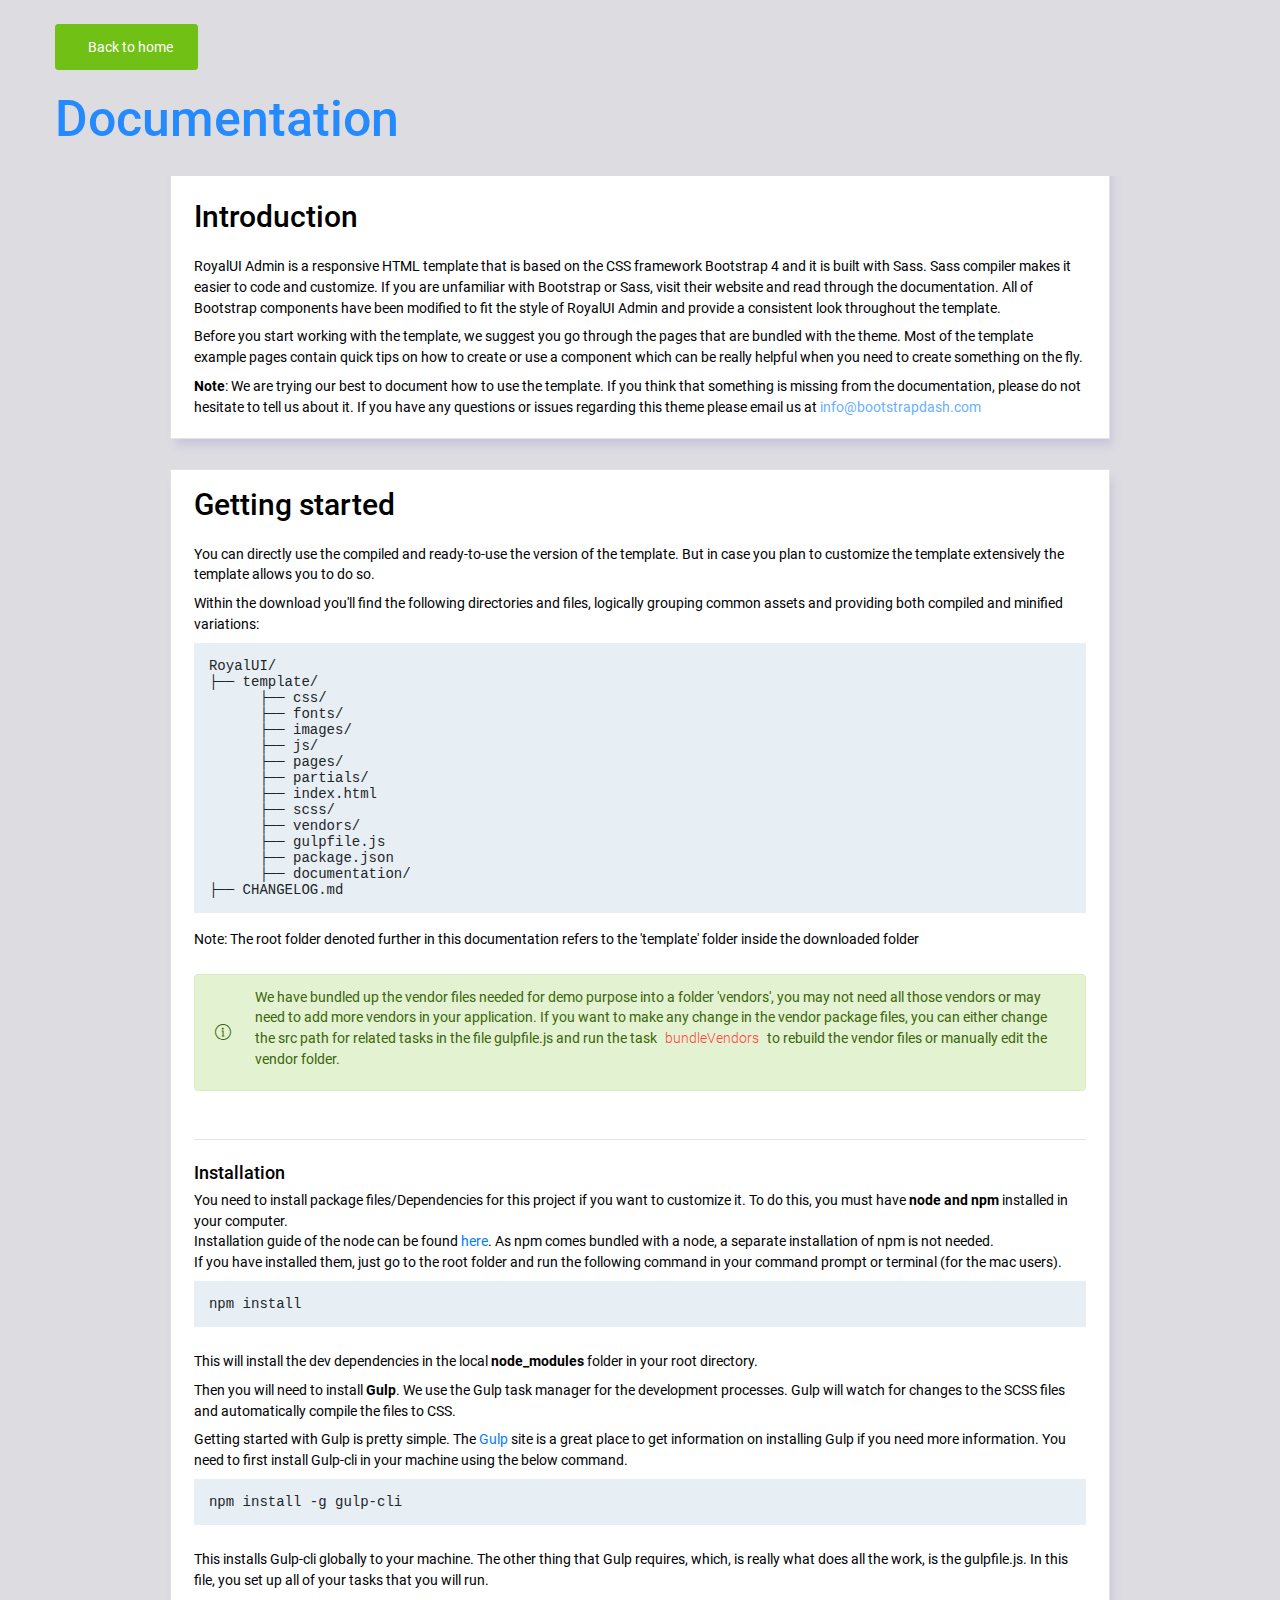
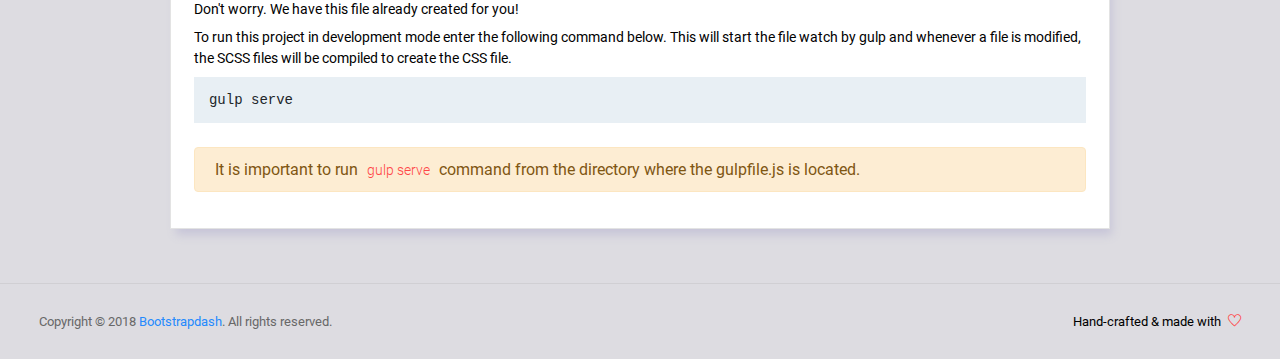
<file: static/admin/documentation/documentation.html>
<!DOCTYPE html>
<html lang="en">

<head>
  <!-- Required meta tags -->
  <meta charset="utf-8">
  <meta name="viewport" content="width=device-width, initial-scale=1, shrink-to-fit=no">
  <title>RoyalUI Admin Dashboard</title>
  <!-- plugins:css -->
  <link rel="stylesheet" href="../vendors/ti-icons/css/themify-icons.css">
  <link rel="stylesheet" href="../vendors/base/vendor.bundle.base.css">
  <!-- endinject -->
  <!-- plugin css for this page -->
  <!-- End plugin css for this page -->
  <!-- inject:css -->
  <link rel="stylesheet" href="../css/style.css">
  <!-- endinject -->
  <link rel="shortcut icon" href="../images/favicon.png" />
</head>

<body>
  <div class="container-scroller">
    <div class="container-fluid page-body-wrapper full-page-wrapper">
      <div class="main-panel w-100  documentation">
        <div class="content-wrapper">
          <div class="container-fluid">
            <div class="row">
              <div class="col-12 doc-header">
                <a class="btn btn-success" href="../index.html"><i class="mdi mdi-home mr-2"></i>Back to home</a>
                <h1 class="text-primary mt-4">Documentation</h1>
              </div>
            </div>
            <div class="row doc-content">
              <div class="col-12 col-md-10 offset-md-1">
                <div class="col-12 grid-margin" id="doc-intro">
                    <div class="card">
                        <div class="card-body">
                            <h3 class="mb-4 mt-4">Introduction</h3>
                            <p>RoyalUI Admin is a responsive HTML template that is based on the CSS framework Bootstrap 4 and it is built with Sass. Sass compiler makes it easier to code and customize. If you are unfamiliar with Bootstrap or Sass, visit their
                                website and read through the documentation. All of Bootstrap components have been modified to fit the style of RoyalUI Admin and provide a consistent look throughout the template.</p>
                            <p>Before you start working with the template, we suggest you go through the pages that are bundled with the theme. Most of the template example pages contain quick tips on how to create or use a component which can
                                be really helpful when you need to create something on the fly.</p>
                            <p class="d-inline"><strong>Note</strong>: We are trying our best to document how to use the template. If you think that something is missing from the documentation, please do not hesitate to tell us about it. If you have any questions or issues regarding this theme please email us at <a class="d-inline text-info" href="mailto:info@bootstrapdash.com">info@bootstrapdash.com</a></p>
                        </div>
                    </div>
                </div>
                <div class="col-12 grid-margin" id="doc-started">
                    <div class="card">
                        <div class="card-body">
                            <h3 class="mb-4">Getting started</h3>
                            <p>You can directly use the compiled and ready-to-use the version of the template. But in case you plan to customize the template extensively the template allows you to do so.</p>
                            <p>Within the download you'll find the following directories and files, logically grouping common assets and providing both compiled and minified variations:</p>
                            <pre>
RoyalUI/
├── template/
      ├── css/
      ├── fonts/
      ├── images/
      ├── js/
      ├── pages/
      ├── partials/
      ├── index.html
      ├── scss/
      ├── vendors/
      ├── gulpfile.js
      ├── package.json                           
      ├── documentation/
├── CHANGELOG.md</pre>
                            <p class="mt-1">Note: The root folder denoted further in this documentation refers to the 'template' folder inside the downloaded folder</p>
                            <div class="alert alert-success mt-4 d-flex align-items-center" role="alert">
                              <i class="ti-info-alt mr-4"></i>
                              <p>We have bundled up the vendor files needed for demo purpose into a folder 'vendors', you may not need all those vendors or may need to add more vendors in your application. If you want to make any change in the vendor package files, you can either change the src path for related tasks in the file gulpfile.js and run the task <code> bundleVendors </code> to rebuild the vendor files or manually edit the vendor folder.</p>
                            </div>
                            <hr class="mt-5">
                            <h4 class="mt-4">Installation</h4>
                            <p class="mb-0">
                              You need to install package files/Dependencies for this project if you want to customize it. To do this, you must have <span class="font-weight-bold">node and npm</span> installed in your computer.
                            </p>
                            <p class="mb-0">Installation guide of the node can be found <a href="https://nodejs.org/en/">here</a>. As npm comes bundled with a node, a separate installation of npm is not needed.</p>
                            <p>
                                If you have installed them, just go to the root folder and run the following command in your command prompt or terminal (for the mac users).
                            </p>
                            <pre class="shell-mode">
npm install</pre>
                            <p class="mt-4">
                              This will install the dev dependencies in the local <span class="font-weight-bold">node_modules</span> folder in your root directory.
                            </p>
                            <p class="mt-2">
                              Then you will need to install <span class="font-weight-bold">Gulp</span>. We use the Gulp task manager for the development processes. Gulp will watch for changes to the SCSS files and automatically compile the files to CSS.
                            </p>
                            <p>Getting started with Gulp is pretty simple. The <a href="https://gulpjs.com/" target="_blank">Gulp</a> site is a great place to get information on installing Gulp if you need more information. You need to first install Gulp-cli in your machine using the below command.</p>
                            <pre class="shell-mode">
npm install -g gulp-cli</pre>
                            <p class="mt-4">This installs Gulp-cli globally to your machine. The other thing that Gulp requires, which, is really what does all the work, is the gulpfile.js. In this file, you set up all of your tasks that you will run.</p>
                            <p>Don't worry. We have this file already created for you!</p>
                            <p>To run this project in development mode enter the following command below. This will start the file watch by gulp and whenever a file is modified, the SCSS files will be compiled to create the CSS file.</p>
<pre class="shell-mode">
gulp serve</pre>           
                            <div class="alert alert-warning mt-4" role="alert">
                              <i class="ti-info-alt-outline"></i>It is important to run <code>gulp serve</code> command from the directory where the gulpfile.js is located.
                            </div>
                        </div>
                    </div>
                </div>
              </div>
            </div>
          </div>
        </div>
        <!-- partial:../partials/_footer.html -->

        <footer class="footer">
          <div class="d-sm-flex justify-content-center justify-content-sm-between">
            <span class="text-muted text-center text-sm-left d-block d-sm-inline-block">Copyright © 2018 <a href="https://www.bootstrapdash.com/" target="_blank">Bootstrapdash</a>. All rights reserved.</span>
            <span class="float-none float-sm-right d-block mt-1 mt-sm-0 text-center">Hand-crafted & made with <i class="ti-heart text-danger ml-1"></i></span>
          </div>
        </footer>

        <!-- partial -->
      </div>
    </div>
  </div>
<!-- plugins:js -->
<script src="../vendors/base/vendor.bundle.base.js"></script>
<!-- endinject -->
<!-- inject:js -->
<script src="../js/off-canvas.js"></script>
<script src="../js/hoverable-collapse.js"></script>
<script src="../js/template.js"></script>
<script src="../js/todolist.js"></script>
<!-- endinject -->
<!-- Custom js for this page-->
<script src="../js/documentation.js"></script> 
<!-- End custom js for this page-->
</body>

</html>
</file>
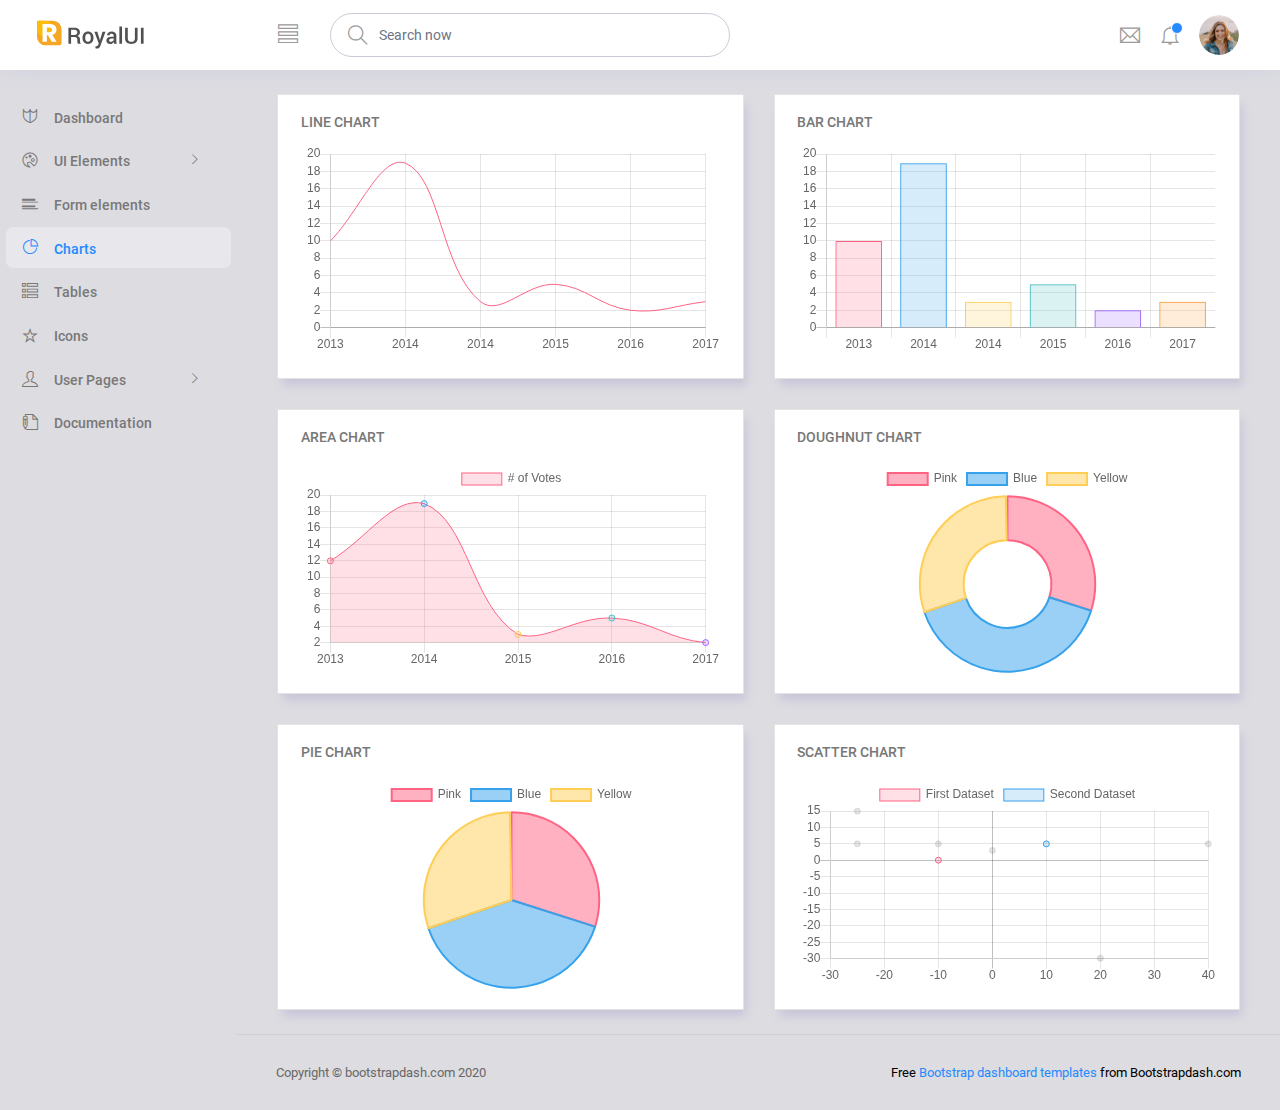
<file: static/admin/pages/charts/chartjs.html>
<!DOCTYPE html>
<html lang="en">

<head>
  <!-- Required meta tags -->
  <meta charset="utf-8">
  <meta name="viewport" content="width=device-width, initial-scale=1, shrink-to-fit=no">
  <title>RoyalUI Admin</title>
  <!-- plugins:css -->
  <link rel="stylesheet" href="../../vendors/ti-icons/css/themify-icons.css">
  <link rel="stylesheet" href="../../vendors/base/vendor.bundle.base.css">
  <!-- endinject -->
  <!-- inject:css -->
  <link rel="stylesheet" href="../../css/style.css">
  <!-- endinject -->
  <link rel="shortcut icon" href="../../images/favicon.png" />
</head>

<body>
  <div class="container-scroller">
    <!-- partial:../../partials/_navbar.html -->
    <nav class="navbar col-lg-12 col-12 p-0 fixed-top d-flex flex-row">
      <div class="text-center navbar-brand-wrapper d-flex align-items-center justify-content-center">
        <a class="navbar-brand brand-logo mr-5" href="../../index.html"><img src="../../images/logo.svg" class="mr-2" alt="logo"/></a>
        <a class="navbar-brand brand-logo-mini" href="../../index.html"><img src="../../images/logo-mini.svg" alt="logo"/></a>
      </div>
      <div class="navbar-menu-wrapper d-flex align-items-center justify-content-end">
        <button class="navbar-toggler navbar-toggler align-self-center" type="button" data-toggle="minimize">
          <span class="ti-view-list"></span>
        </button>
        <ul class="navbar-nav mr-lg-2">
          <li class="nav-item nav-search d-none d-lg-block">
            <div class="input-group">
              <div class="input-group-prepend hover-cursor" id="navbar-search-icon">
                <span class="input-group-text" id="search">
                  <i class="ti-search"></i>
                </span>
              </div>
              <input type="text" class="form-control" id="navbar-search-input" placeholder="Search now" aria-label="search" aria-describedby="search">
            </div>
          </li>
        </ul>
        <ul class="navbar-nav navbar-nav-right">
          <li class="nav-item dropdown mr-1">
            <a class="nav-link count-indicator dropdown-toggle d-flex justify-content-center align-items-center" id="messageDropdown" href="#" data-toggle="dropdown">
              <i class="ti-email mx-0"></i>
            </a>
            <div class="dropdown-menu dropdown-menu-right navbar-dropdown" aria-labelledby="messageDropdown">
              <p class="mb-0 font-weight-normal float-left dropdown-header">Messages</p>
              <a class="dropdown-item">
                <div class="item-thumbnail">
                    <img src="../../images/faces/face4.jpg" alt="image" class="profile-pic">
                </div>
                <div class="item-content flex-grow">
                  <h6 class="ellipsis font-weight-normal">David Grey
                  </h6>
                  <p class="font-weight-light small-text text-muted mb-0">
                    The meeting is cancelled
                  </p>
                </div>
              </a>
              <a class="dropdown-item">
                <div class="item-thumbnail">
                    <img src="../../images/faces/face2.jpg" alt="image" class="profile-pic">
                </div>
                <div class="item-content flex-grow">
                  <h6 class="ellipsis font-weight-normal">Tim Cook
                  </h6>
                  <p class="font-weight-light small-text text-muted mb-0">
                    New product launch
                  </p>
                </div>
              </a>
              <a class="dropdown-item">
                <div class="item-thumbnail">
                    <img src="../../images/faces/face3.jpg" alt="image" class="profile-pic">
                </div>
                <div class="item-content flex-grow">
                  <h6 class="ellipsis font-weight-normal"> Johnson
                  </h6>
                  <p class="font-weight-light small-text text-muted mb-0">
                    Upcoming board meeting
                  </p>
                </div>
              </a>
            </div>
          </li>
          <li class="nav-item dropdown">
            <a class="nav-link count-indicator dropdown-toggle" id="notificationDropdown" href="#" data-toggle="dropdown">
              <i class="ti-bell mx-0"></i>
              <span class="count"></span>
            </a>
            <div class="dropdown-menu dropdown-menu-right navbar-dropdown" aria-labelledby="notificationDropdown">
              <p class="mb-0 font-weight-normal float-left dropdown-header">Notifications</p>
              <a class="dropdown-item">
                <div class="item-thumbnail">
                  <div class="item-icon bg-success">
                    <i class="ti-info-alt mx-0"></i>
                  </div>
                </div>
                <div class="item-content">
                  <h6 class="font-weight-normal">Application Error</h6>
                  <p class="font-weight-light small-text mb-0 text-muted">
                    Just now
                  </p>
                </div>
              </a>
              <a class="dropdown-item">
                <div class="item-thumbnail">
                  <div class="item-icon bg-warning">
                    <i class="ti-settings mx-0"></i>
                  </div>
                </div>
                <div class="item-content">
                  <h6 class="font-weight-normal">Settings</h6>
                  <p class="font-weight-light small-text mb-0 text-muted">
                    Private message
                  </p>
                </div>
              </a>
              <a class="dropdown-item">
                <div class="item-thumbnail">
                  <div class="item-icon bg-info">
                    <i class="ti-user mx-0"></i>
                  </div>
                </div>
                <div class="item-content">
                  <h6 class="font-weight-normal">New user registration</h6>
                  <p class="font-weight-light small-text mb-0 text-muted">
                    2 days ago
                  </p>
                </div>
              </a>
            </div>
          </li>
          <li class="nav-item nav-profile dropdown">
            <a class="nav-link dropdown-toggle" href="#" data-toggle="dropdown" id="profileDropdown">
              <img src="../../images/faces/face28.jpg" alt="profile"/>
            </a>
            <div class="dropdown-menu dropdown-menu-right navbar-dropdown" aria-labelledby="profileDropdown">
              <a class="dropdown-item">
                <i class="ti-settings text-primary"></i>
                Settings
              </a>
              <a class="dropdown-item">
                <i class="ti-power-off text-primary"></i>
                Logout
              </a>
            </div>
          </li>
        </ul>
        <button class="navbar-toggler navbar-toggler-right d-lg-none align-self-center" type="button" data-toggle="offcanvas">
          <span class="ti-view-list"></span>
        </button>
      </div>
    </nav>
    <!-- partial -->
    <div class="container-fluid page-body-wrapper">
      <!-- partial:../../partials/_sidebar.html -->
      <nav class="sidebar sidebar-offcanvas" id="sidebar">
        <ul class="nav">
          <li class="nav-item">
            <a class="nav-link" href="../../index.html">
              <i class="ti-shield menu-icon"></i>
              <span class="menu-title">Dashboard</span>
            </a>
          </li>
          <li class="nav-item">
            <a class="nav-link" data-toggle="collapse" href="#ui-basic" aria-expanded="false" aria-controls="ui-basic">
              <i class="ti-palette menu-icon"></i>
              <span class="menu-title">UI Elements</span>
              <i class="menu-arrow"></i>
            </a>
            <div class="collapse" id="ui-basic">
              <ul class="nav flex-column sub-menu">
                <li class="nav-item"> <a class="nav-link" href="../../pages/ui-features/buttons.html">Buttons</a></li>
                <li class="nav-item"> <a class="nav-link" href="../../pages/ui-features/typography.html">Typography</a></li>
              </ul>
            </div>
          </li>
          <li class="nav-item">
            <a class="nav-link" href="../../pages/forms/basic_elements.html">
              <i class="ti-layout-list-post menu-icon"></i>
              <span class="menu-title">Form elements</span>
            </a>
          </li>
          <li class="nav-item">
            <a class="nav-link" href="../../pages/charts/chartjs.html">
              <i class="ti-pie-chart menu-icon"></i>
              <span class="menu-title">Charts</span>
            </a>
          </li>
          <li class="nav-item">
            <a class="nav-link" href="../../pages/tables/basic-table.html">
              <i class="ti-view-list-alt menu-icon"></i>
              <span class="menu-title">Tables</span>
            </a>
          </li>
          <li class="nav-item">
            <a class="nav-link" href="../../pages/icons/themify.html">
              <i class="ti-star menu-icon"></i>
              <span class="menu-title">Icons</span>
            </a>
          </li>
          <li class="nav-item">
            <a class="nav-link" data-toggle="collapse" href="#auth" aria-expanded="false" aria-controls="auth">
              <i class="ti-user menu-icon"></i>
              <span class="menu-title">User Pages</span>
              <i class="menu-arrow"></i>
            </a>
            <div class="collapse" id="auth">
              <ul class="nav flex-column sub-menu">
                <li class="nav-item"> <a class="nav-link" href="../../pages/samples/login.html"> Login </a></li>
                <li class="nav-item"> <a class="nav-link" href="../../pages/samples/login-2.html"> Login 2 </a></li>
                <li class="nav-item"> <a class="nav-link" href="../../pages/samples/register.html"> Register </a></li>
                <li class="nav-item"> <a class="nav-link" href="../../pages/samples/register-2.html"> Register 2 </a></li>
                <li class="nav-item"> <a class="nav-link" href="../../pages/samples/lock-screen.html"> Lockscreen </a></li>
              </ul>
            </div>
          </li>
          <li class="nav-item">
            <a class="nav-link" href="../../documentation/documentation.html">
              <i class="ti-write menu-icon"></i>
              <span class="menu-title">Documentation</span>
            </a>
          </li>
        </ul>
      </nav>
      <!-- partial -->
      <div class="main-panel">
        <div class="content-wrapper">
          <div class="row">
            <div class="col-lg-6 grid-margin stretch-card">
              <div class="card">
                <div class="card-body">
                  <h4 class="card-title">Line chart</h4>
                  <canvas id="lineChart"></canvas>
                </div>
              </div>
            </div>
            <div class="col-lg-6 grid-margin stretch-card">
              <div class="card">
                <div class="card-body">
                  <h4 class="card-title">Bar chart</h4>
                  <canvas id="barChart"></canvas>
                </div>
              </div>
            </div>
          </div>
          <div class="row">
            <div class="col-lg-6 grid-margin stretch-card">
              <div class="card">
                <div class="card-body">
                  <h4 class="card-title">Area chart</h4>
                  <canvas id="areaChart"></canvas>
                </div>
              </div>
            </div>
            <div class="col-lg-6 grid-margin stretch-card">
              <div class="card">
                <div class="card-body">
                  <h4 class="card-title">Doughnut chart</h4>
                  <canvas id="doughnutChart"></canvas>
                </div>
              </div>
            </div>
          </div>
          <div class="row">
            <div class="col-lg-6 grid-margin grid-margin-lg-0 stretch-card">
              <div class="card">
                <div class="card-body">
                  <h4 class="card-title">Pie chart</h4>
                  <canvas id="pieChart"></canvas>
                </div>
              </div>
            </div>
            <div class="col-lg-6 grid-margin grid-margin-lg-0 stretch-card">
              <div class="card">
                <div class="card-body">
                  <h4 class="card-title">Scatter chart</h4>
                  <canvas id="scatterChart"></canvas>
                </div>
              </div>
            </div>
          </div>
        </div>
        <!-- content-wrapper ends -->
        <!-- partial:../../partials/_footer.html -->
        <footer class="footer">
          <div class="d-sm-flex justify-content-center justify-content-sm-between">
            <span class="text-muted d-block text-center text-sm-left d-sm-inline-block">Copyright © bootstrapdash.com 2020</span>
            <span class="float-none float-sm-right d-block mt-1 mt-sm-0 text-center"> Free <a href="https://www.bootstrapdash.com/" target="_blank">Bootstrap dashboard templates</a> from Bootstrapdash.com</span>
          </div>
        </footer>
        <!-- partial -->
      </div>
      <!-- main-panel ends -->
    </div>
    <!-- page-body-wrapper ends -->
  </div>
  <!-- container-scroller -->
  <!-- plugins:js -->
  <script src="../../vendors/base/vendor.bundle.base.js"></script>
  <!-- endinject -->
  <!-- Plugin js for this page-->
  <script src="../../vendors/chart.js/Chart.min.js"></script>
  <!-- End plugin js for this page-->
  <!-- inject:js -->
  <script src="../../js/off-canvas.js"></script>
  <script src="../../js/hoverable-collapse.js"></script>
  <script src="../../js/template.js"></script>
  <script src="../../js/todolist.js"></script>
  <!-- endinject -->
  <!-- Custom js for this page-->
  <script src="../../js/chart.js"></script>
  <!-- End custom js for this page-->
</body>

</html>
</file>
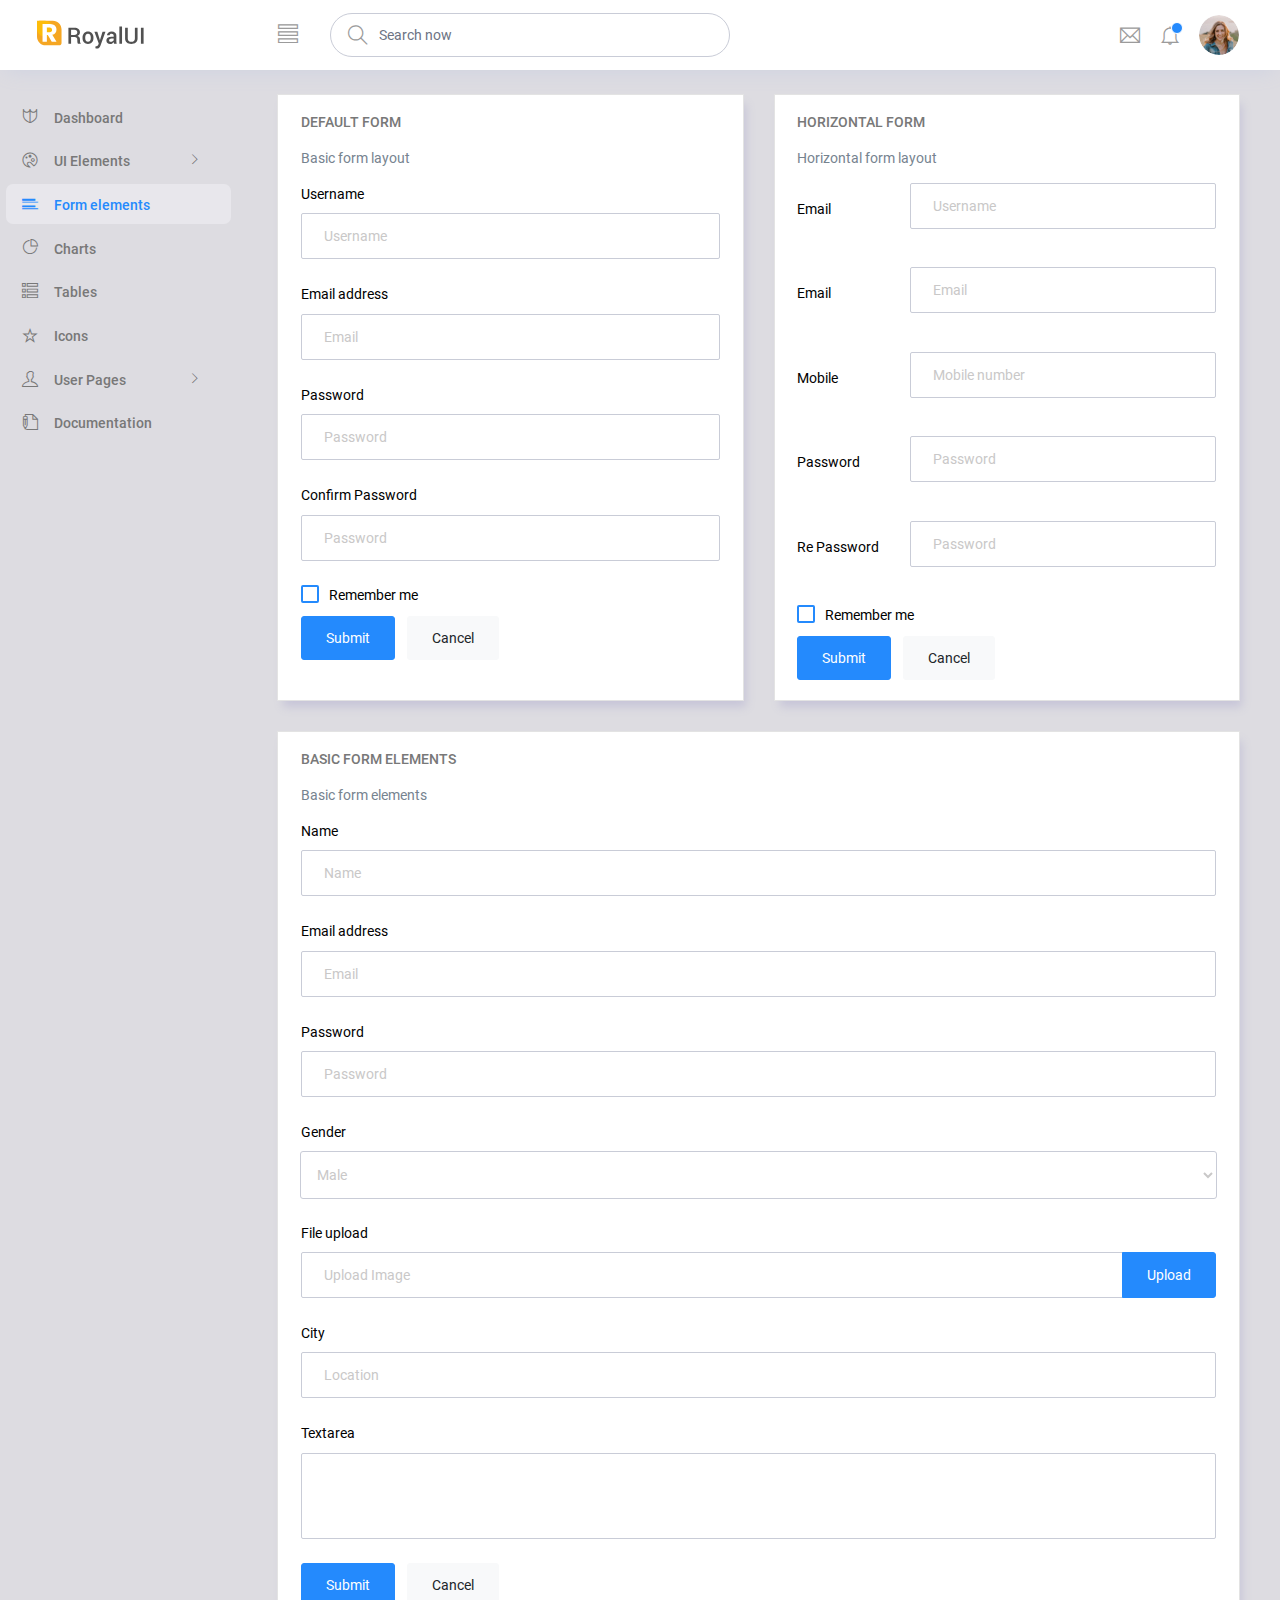
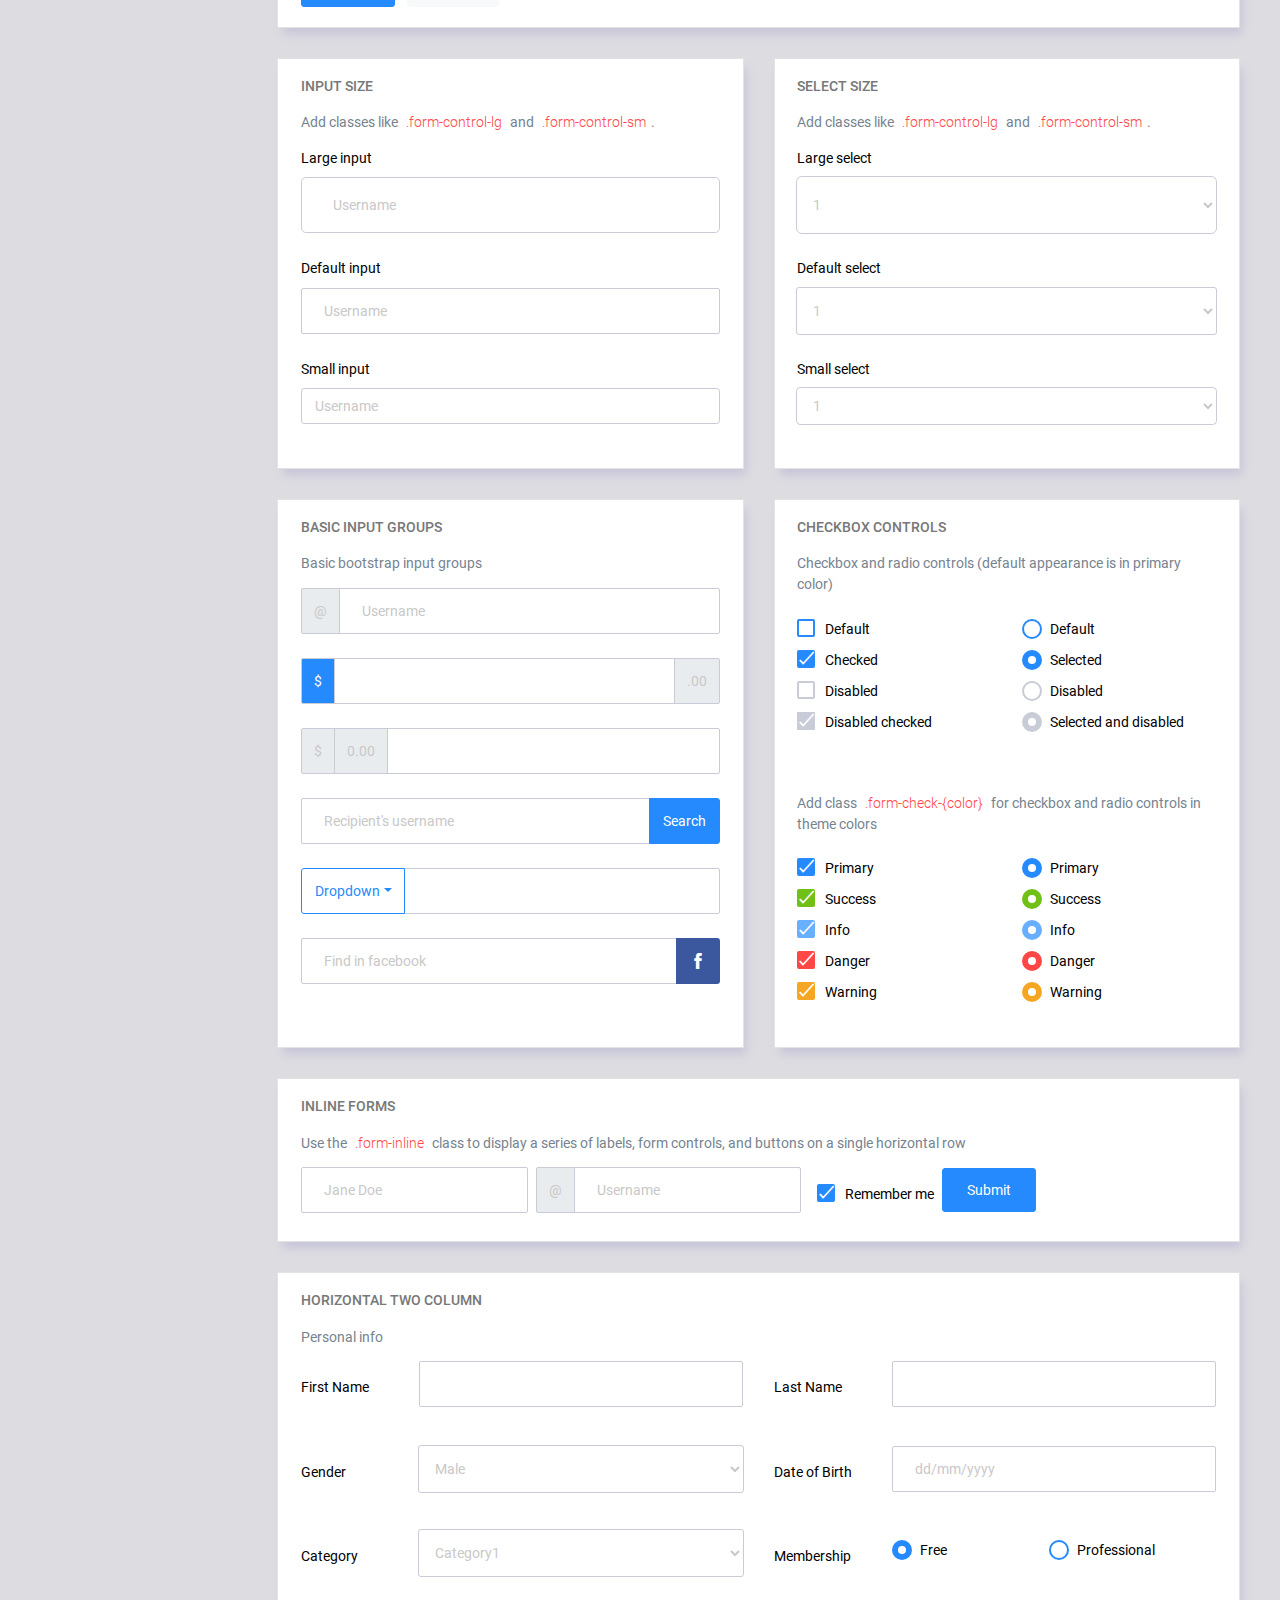
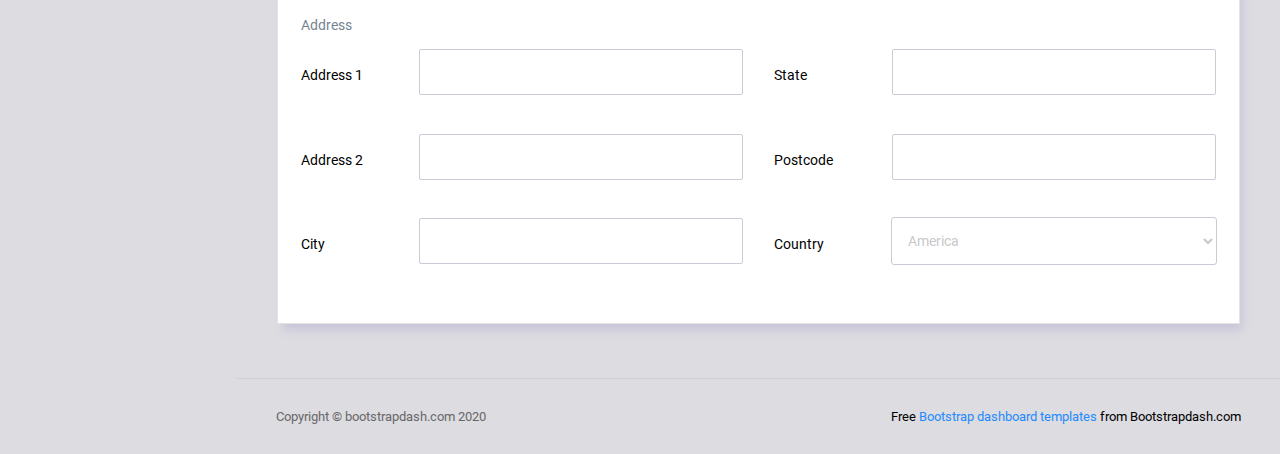
<file: static/admin/pages/forms/basic_elements.html>
<!DOCTYPE html>
<html lang="en">

<head>
  <!-- Required meta tags -->
  <meta charset="utf-8">
  <meta name="viewport" content="width=device-width, initial-scale=1, shrink-to-fit=no">
  <title>RoyalUI Admin</title>
  <!-- plugins:css -->
  <link rel="stylesheet" href="../../vendors/ti-icons/css/themify-icons.css">
  <link rel="stylesheet" href="../../vendors/base/vendor.bundle.base.css">
  <!-- endinject -->
  <!-- plugin css for this page -->
  <!-- End plugin css for this page -->
  <!-- inject:css -->
  <link rel="stylesheet" href="../../css/style.css">
  <!-- endinject -->
  <link rel="shortcut icon" href="../../images/favicon.png" />
</head>

<body>
  <div class="container-scroller">
    <!-- partial:../../partials/_navbar.html -->
    <nav class="navbar col-lg-12 col-12 p-0 fixed-top d-flex flex-row">
      <div class="text-center navbar-brand-wrapper d-flex align-items-center justify-content-center">
        <a class="navbar-brand brand-logo mr-5" href="../../index.html"><img src="../../images/logo.svg" class="mr-2" alt="logo"/></a>
        <a class="navbar-brand brand-logo-mini" href="../../index.html"><img src="../../images/logo-mini.svg" alt="logo"/></a>
      </div>
      <div class="navbar-menu-wrapper d-flex align-items-center justify-content-end">
        <button class="navbar-toggler navbar-toggler align-self-center" type="button" data-toggle="minimize">
          <span class="ti-view-list"></span>
        </button>
        <ul class="navbar-nav mr-lg-2">
          <li class="nav-item nav-search d-none d-lg-block">
            <div class="input-group">
              <div class="input-group-prepend hover-cursor" id="navbar-search-icon">
                <span class="input-group-text" id="search">
                  <i class="ti-search"></i>
                </span>
              </div>
              <input type="text" class="form-control" id="navbar-search-input" placeholder="Search now" aria-label="search" aria-describedby="search">
            </div>
          </li>
        </ul>
        <ul class="navbar-nav navbar-nav-right">
          <li class="nav-item dropdown mr-1">
            <a class="nav-link count-indicator dropdown-toggle d-flex justify-content-center align-items-center" id="messageDropdown" href="#" data-toggle="dropdown">
              <i class="ti-email mx-0"></i>
            </a>
            <div class="dropdown-menu dropdown-menu-right navbar-dropdown" aria-labelledby="messageDropdown">
              <p class="mb-0 font-weight-normal float-left dropdown-header">Messages</p>
              <a class="dropdown-item">
                <div class="item-thumbnail">
                    <img src="../../images/faces/face4.jpg" alt="image" class="profile-pic">
                </div>
                <div class="item-content flex-grow">
                  <h6 class="ellipsis font-weight-normal">David Grey
                  </h6>
                  <p class="font-weight-light small-text text-muted mb-0">
                    The meeting is cancelled
                  </p>
                </div>
              </a>
              <a class="dropdown-item">
                <div class="item-thumbnail">
                    <img src="../../images/faces/face2.jpg" alt="image" class="profile-pic">
                </div>
                <div class="item-content flex-grow">
                  <h6 class="ellipsis font-weight-normal">Tim Cook
                  </h6>
                  <p class="font-weight-light small-text text-muted mb-0">
                    New product launch
                  </p>
                </div>
              </a>
              <a class="dropdown-item">
                <div class="item-thumbnail">
                    <img src="../../images/faces/face3.jpg" alt="image" class="profile-pic">
                </div>
                <div class="item-content flex-grow">
                  <h6 class="ellipsis font-weight-normal"> Johnson
                  </h6>
                  <p class="font-weight-light small-text text-muted mb-0">
                    Upcoming board meeting
                  </p>
                </div>
              </a>
            </div>
          </li>
          <li class="nav-item dropdown">
            <a class="nav-link count-indicator dropdown-toggle" id="notificationDropdown" href="#" data-toggle="dropdown">
              <i class="ti-bell mx-0"></i>
              <span class="count"></span>
            </a>
            <div class="dropdown-menu dropdown-menu-right navbar-dropdown" aria-labelledby="notificationDropdown">
              <p class="mb-0 font-weight-normal float-left dropdown-header">Notifications</p>
              <a class="dropdown-item">
                <div class="item-thumbnail">
                  <div class="item-icon bg-success">
                    <i class="ti-info-alt mx-0"></i>
                  </div>
                </div>
                <div class="item-content">
                  <h6 class="font-weight-normal">Application Error</h6>
                  <p class="font-weight-light small-text mb-0 text-muted">
                    Just now
                  </p>
                </div>
              </a>
              <a class="dropdown-item">
                <div class="item-thumbnail">
                  <div class="item-icon bg-warning">
                    <i class="ti-settings mx-0"></i>
                  </div>
                </div>
                <div class="item-content">
                  <h6 class="font-weight-normal">Settings</h6>
                  <p class="font-weight-light small-text mb-0 text-muted">
                    Private message
                  </p>
                </div>
              </a>
              <a class="dropdown-item">
                <div class="item-thumbnail">
                  <div class="item-icon bg-info">
                    <i class="ti-user mx-0"></i>
                  </div>
                </div>
                <div class="item-content">
                  <h6 class="font-weight-normal">New user registration</h6>
                  <p class="font-weight-light small-text mb-0 text-muted">
                    2 days ago
                  </p>
                </div>
              </a>
            </div>
          </li>
          <li class="nav-item nav-profile dropdown">
            <a class="nav-link dropdown-toggle" href="#" data-toggle="dropdown" id="profileDropdown">
              <img src="../../images/faces/face28.jpg" alt="profile"/>
            </a>
            <div class="dropdown-menu dropdown-menu-right navbar-dropdown" aria-labelledby="profileDropdown">
              <a class="dropdown-item">
                <i class="ti-settings text-primary"></i>
                Settings
              </a>
              <a class="dropdown-item">
                <i class="ti-power-off text-primary"></i>
                Logout
              </a>
            </div>
          </li>
        </ul>
        <button class="navbar-toggler navbar-toggler-right d-lg-none align-self-center" type="button" data-toggle="offcanvas">
          <span class="ti-view-list"></span>
        </button>
      </div>
    </nav>
    <!-- partial -->
    <div class="container-fluid page-body-wrapper">
      <!-- partial:../../partials/_sidebar.html -->
      <nav class="sidebar sidebar-offcanvas" id="sidebar">
        <ul class="nav">
          <li class="nav-item">
            <a class="nav-link" href="../../index.html">
              <i class="ti-shield menu-icon"></i>
              <span class="menu-title">Dashboard</span>
            </a>
          </li>
          <li class="nav-item">
            <a class="nav-link" data-toggle="collapse" href="#ui-basic" aria-expanded="false" aria-controls="ui-basic">
              <i class="ti-palette menu-icon"></i>
              <span class="menu-title">UI Elements</span>
              <i class="menu-arrow"></i>
            </a>
            <div class="collapse" id="ui-basic">
              <ul class="nav flex-column sub-menu">
                <li class="nav-item"> <a class="nav-link" href="../../pages/ui-features/buttons.html">Buttons</a></li>
                <li class="nav-item"> <a class="nav-link" href="../../pages/ui-features/typography.html">Typography</a></li>
              </ul>
            </div>
          </li>
          <li class="nav-item">
            <a class="nav-link" href="../../pages/forms/basic_elements.html">
              <i class="ti-layout-list-post menu-icon"></i>
              <span class="menu-title">Form elements</span>
            </a>
          </li>
          <li class="nav-item">
            <a class="nav-link" href="../../pages/charts/chartjs.html">
              <i class="ti-pie-chart menu-icon"></i>
              <span class="menu-title">Charts</span>
            </a>
          </li>
          <li class="nav-item">
            <a class="nav-link" href="../../pages/tables/basic-table.html">
              <i class="ti-view-list-alt menu-icon"></i>
              <span class="menu-title">Tables</span>
            </a>
          </li>
          <li class="nav-item">
            <a class="nav-link" href="../../pages/icons/themify.html">
              <i class="ti-star menu-icon"></i>
              <span class="menu-title">Icons</span>
            </a>
          </li>
          <li class="nav-item">
            <a class="nav-link" data-toggle="collapse" href="#auth" aria-expanded="false" aria-controls="auth">
              <i class="ti-user menu-icon"></i>
              <span class="menu-title">User Pages</span>
              <i class="menu-arrow"></i>
            </a>
            <div class="collapse" id="auth">
              <ul class="nav flex-column sub-menu">
                <li class="nav-item"> <a class="nav-link" href="../../pages/samples/login.html"> Login </a></li>
                <li class="nav-item"> <a class="nav-link" href="../../pages/samples/login-2.html"> Login 2 </a></li>
                <li class="nav-item"> <a class="nav-link" href="../../pages/samples/register.html"> Register </a></li>
                <li class="nav-item"> <a class="nav-link" href="../../pages/samples/register-2.html"> Register 2 </a></li>
                <li class="nav-item"> <a class="nav-link" href="../../pages/samples/lock-screen.html"> Lockscreen </a></li>
              </ul>
            </div>
          </li>
          <li class="nav-item">
            <a class="nav-link" href="../../documentation/documentation.html">
              <i class="ti-write menu-icon"></i>
              <span class="menu-title">Documentation</span>
            </a>
          </li>
        </ul>
      </nav>
      <!-- partial -->
      <div class="main-panel">        
        <div class="content-wrapper">
          <div class="row">
            <div class="col-md-6 grid-margin stretch-card">
              <div class="card">
                <div class="card-body">
                  <h4 class="card-title">Default form</h4>
                  <p class="card-description">
                    Basic form layout
                  </p>
                  <form class="forms-sample">
                    <div class="form-group">
                      <label for="exampleInputUsername1">Username</label>
                      <input type="text" class="form-control" id="exampleInputUsername1" placeholder="Username">
                    </div>
                    <div class="form-group">
                      <label for="exampleInputEmail1">Email address</label>
                      <input type="email" class="form-control" id="exampleInputEmail1" placeholder="Email">
                    </div>
                    <div class="form-group">
                      <label for="exampleInputPassword1">Password</label>
                      <input type="password" class="form-control" id="exampleInputPassword1" placeholder="Password">
                    </div>
                    <div class="form-group">
                      <label for="exampleInputConfirmPassword1">Confirm Password</label>
                      <input type="password" class="form-control" id="exampleInputConfirmPassword1" placeholder="Password">
                    </div>
                    <div class="form-check form-check-flat form-check-primary">
                      <label class="form-check-label">
                        <input type="checkbox" class="form-check-input">
                        Remember me
                      </label>
                    </div>
                    <button type="submit" class="btn btn-primary mr-2">Submit</button>
                    <button class="btn btn-light">Cancel</button>
                  </form>
                </div>
              </div>
            </div>
            <div class="col-md-6 grid-margin stretch-card">
              <div class="card">
                <div class="card-body">
                  <h4 class="card-title">Horizontal Form</h4>
                  <p class="card-description">
                    Horizontal form layout
                  </p>
                  <form class="forms-sample">
                    <div class="form-group row">
                      <label for="exampleInputUsername2" class="col-sm-3 col-form-label">Email</label>
                      <div class="col-sm-9">
                        <input type="text" class="form-control" id="exampleInputUsername2" placeholder="Username">
                      </div>
                    </div>
                    <div class="form-group row">
                      <label for="exampleInputEmail2" class="col-sm-3 col-form-label">Email</label>
                      <div class="col-sm-9">
                        <input type="email" class="form-control" id="exampleInputEmail2" placeholder="Email">
                      </div>
                    </div>
                    <div class="form-group row">
                      <label for="exampleInputMobile" class="col-sm-3 col-form-label">Mobile</label>
                      <div class="col-sm-9">
                        <input type="text" class="form-control" id="exampleInputMobile" placeholder="Mobile number">
                      </div>
                    </div>
                    <div class="form-group row">
                      <label for="exampleInputPassword2" class="col-sm-3 col-form-label">Password</label>
                      <div class="col-sm-9">
                        <input type="password" class="form-control" id="exampleInputPassword2" placeholder="Password">
                      </div>
                    </div>
                    <div class="form-group row">
                      <label for="exampleInputConfirmPassword2" class="col-sm-3 col-form-label">Re Password</label>
                      <div class="col-sm-9">
                        <input type="password" class="form-control" id="exampleInputConfirmPassword2" placeholder="Password">
                      </div>
                    </div>
                    <div class="form-check form-check-flat form-check-primary">
                      <label class="form-check-label">
                        <input type="checkbox" class="form-check-input">
                        Remember me
                      </label>
                    </div>
                    <button type="submit" class="btn btn-primary mr-2">Submit</button>
                    <button class="btn btn-light">Cancel</button>
                  </form>
                </div>
              </div>
            </div>
            <div class="col-12 grid-margin stretch-card">
              <div class="card">
                <div class="card-body">
                  <h4 class="card-title">Basic form elements</h4>
                  <p class="card-description">
                    Basic form elements
                  </p>
                  <form class="forms-sample">
                    <div class="form-group">
                      <label for="exampleInputName1">Name</label>
                      <input type="text" class="form-control" id="exampleInputName1" placeholder="Name">
                    </div>
                    <div class="form-group">
                      <label for="exampleInputEmail3">Email address</label>
                      <input type="email" class="form-control" id="exampleInputEmail3" placeholder="Email">
                    </div>
                    <div class="form-group">
                      <label for="exampleInputPassword4">Password</label>
                      <input type="password" class="form-control" id="exampleInputPassword4" placeholder="Password">
                    </div>
                    <div class="form-group">
                      <label for="exampleSelectGender">Gender</label>
                        <select class="form-control" id="exampleSelectGender">
                          <option>Male</option>
                          <option>Female</option>
                        </select>
                      </div>
                    <div class="form-group">
                      <label>File upload</label>
                      <input type="file" name="img[]" class="file-upload-default">
                      <div class="input-group col-xs-12">
                        <input type="text" class="form-control file-upload-info" disabled placeholder="Upload Image">
                        <span class="input-group-append">
                          <button class="file-upload-browse btn btn-primary" type="button">Upload</button>
                        </span>
                      </div>
                    </div>
                    <div class="form-group">
                      <label for="exampleInputCity1">City</label>
                      <input type="text" class="form-control" id="exampleInputCity1" placeholder="Location">
                    </div>
                    <div class="form-group">
                      <label for="exampleTextarea1">Textarea</label>
                      <textarea class="form-control" id="exampleTextarea1" rows="4"></textarea>
                    </div>
                    <button type="submit" class="btn btn-primary mr-2">Submit</button>
                    <button class="btn btn-light">Cancel</button>
                  </form>
                </div>
              </div>
            </div>
            <div class="col-md-6 grid-margin stretch-card">
              <div class="card">
                <div class="card-body">
                  <h4 class="card-title">Input size</h4>
                  <p class="card-description">
                    Add classes like <code>.form-control-lg</code> and <code>.form-control-sm</code>.
                  </p>
                  <div class="form-group">
                    <label>Large input</label>
                    <input type="text" class="form-control form-control-lg" placeholder="Username" aria-label="Username">
                  </div>
                  <div class="form-group">
                    <label>Default input</label>
                    <input type="text" class="form-control" placeholder="Username" aria-label="Username">
                  </div>
                  <div class="form-group">
                    <label>Small input</label>
                    <input type="text" class="form-control form-control-sm" placeholder="Username" aria-label="Username">
                  </div>
                </div>
              </div>
            </div>
            <div class="col-md-6 grid-margin stretch-card">
              <div class="card">
                <div class="card-body">
                  <h4 class="card-title">Select size</h4>
                  <p class="card-description">
                    Add classes like <code>.form-control-lg</code> and <code>.form-control-sm</code>.                    
                  </p>
                  <div class="form-group">
                    <label for="exampleFormControlSelect1">Large select</label>
                    <select class="form-control form-control-lg" id="exampleFormControlSelect1">
                      <option>1</option>
                      <option>2</option>
                      <option>3</option>
                      <option>4</option>
                      <option>5</option>
                    </select>
                  </div>
                  <div class="form-group">
                    <label for="exampleFormControlSelect2">Default select</label>
                    <select class="form-control" id="exampleFormControlSelect2">
                      <option>1</option>
                      <option>2</option>
                      <option>3</option>
                      <option>4</option>
                      <option>5</option>
                    </select>
                  </div>
                  <div class="form-group">
                    <label for="exampleFormControlSelect3">Small select</label>
                    <select class="form-control form-control-sm" id="exampleFormControlSelect3">
                      <option>1</option>
                      <option>2</option>
                      <option>3</option>
                      <option>4</option>
                      <option>5</option>
                    </select>
                  </div>
                </div>
              </div>
            </div>
            <div class="col-md-6 grid-margin stretch-card">
              <div class="card">
                <div class="card-body">
                  <h4 class="card-title">Basic input groups</h4>
                  <p class="card-description">
                    Basic bootstrap input groups
                  </p>
                  <div class="form-group">
                    <div class="input-group">
                      <div class="input-group-prepend">
                        <span class="input-group-text">@</span>
                      </div>
                      <input type="text" class="form-control" placeholder="Username" aria-label="Username">
                    </div>
                  </div>
                  <div class="form-group">
                    <div class="input-group">
                      <div class="input-group-prepend">
                        <span class="input-group-text bg-primary text-white">$</span>
                      </div>
                      <input type="text" class="form-control" aria-label="Amount (to the nearest dollar)">
                      <div class="input-group-append">
                        <span class="input-group-text">.00</span>
                      </div>
                    </div>
                  </div>
                  <div class="form-group">
                    <div class="input-group">
                      <div class="input-group-prepend">
                        <span class="input-group-text">$</span>
                      </div>
                      <div class="input-group-prepend">
                        <span class="input-group-text">0.00</span>
                      </div>
                      <input type="text" class="form-control" aria-label="Amount (to the nearest dollar)">
                    </div>
                  </div>
                  <div class="form-group">
                    <div class="input-group">
                      <input type="text" class="form-control" placeholder="Recipient's username" aria-label="Recipient's username">
                      <div class="input-group-append">
                        <button class="btn btn-sm btn-primary" type="button">Search</button>
                      </div>
                    </div>
                  </div>
                  <div class="form-group">
                    <div class="input-group">
                      <div class="input-group-prepend">
                        <button class="btn btn-sm btn-outline-primary dropdown-toggle" type="button" data-toggle="dropdown" aria-haspopup="true" aria-expanded="false">Dropdown</button>
                        <div class="dropdown-menu">
                          <a class="dropdown-item" href="#">Action</a>
                          <a class="dropdown-item" href="#">Another action</a>
                          <a class="dropdown-item" href="#">Something else here</a>
                          <div role="separator" class="dropdown-divider"></div>
                          <a class="dropdown-item" href="#">Separated link</a>
                        </div>
                      </div>
                      <input type="text" class="form-control" aria-label="Text input with dropdown button">
                    </div>
                  </div>
                  <div class="form-group">
                    <div class="input-group">
                      <input type="text" class="form-control" placeholder="Find in facebook" aria-label="Recipient's username">
                      <div class="input-group-append">
                        <button class="btn btn-sm btn-facebook" type="button">
                          <i class="ti-facebook"></i>
                        </button>
                      </div>
                    </div>
                  </div>
                </div>
              </div>
            </div>
            <div class="col-md-6 grid-margin stretch-card">
              <div class="card">
                <div class="card-body">
                  <h4 class="card-title">Checkbox Controls</h4>
                  <p class="card-description">Checkbox and radio controls (default appearance is in primary color)</p>
                  <form>
                    <div class="row">
                      <div class="col-md-6">
                        <div class="form-group">
                          <div class="form-check">
                            <label class="form-check-label">
                              <input type="checkbox" class="form-check-input">
                              Default
                            </label>
                          </div>
                          <div class="form-check">
                            <label class="form-check-label">
                              <input type="checkbox" class="form-check-input" checked>
                              Checked
                            </label>
                          </div>
                          <div class="form-check">
                            <label class="form-check-label">
                              <input type="checkbox" class="form-check-input" disabled>
                              Disabled
                            </label>
                          </div>
                          <div class="form-check">
                            <label class="form-check-label">
                              <input type="checkbox" class="form-check-input" disabled checked>
                              Disabled checked
                            </label>
                          </div>
                        </div>
                      </div>
                      <div class="col-md-6">
                        <div class="form-group">
                          <div class="form-check">
                            <label class="form-check-label">
                              <input type="radio" class="form-check-input" name="optionsRadios" id="optionsRadios1" value="">
                              Default
                            </label>
                          </div>
                          <div class="form-check">
                            <label class="form-check-label">
                              <input type="radio" class="form-check-input" name="optionsRadios" id="optionsRadios2" value="option2" checked>
                              Selected
                            </label>
                          </div>
                          <div class="form-check">
                            <label class="form-check-label">
                              <input type="radio" class="form-check-input" name="optionsRadios2" id="optionsRadios3" value="option3" disabled>
                              Disabled
                            </label>
                          </div>
                          <div class="form-check">
                            <label class="form-check-label">
                              <input type="radio" class="form-check-input" name="optionsRadio2" id="optionsRadios4" value="option4" disabled checked>
                              Selected and disabled
                            </label>
                          </div>
                        </div>
                      </div>
                    </div>
                  </form>
                </div>
                <div class="card-body">
                  <p class="card-description">Add class <code>.form-check-{color}</code> for checkbox and radio controls in theme colors</p>
                  <form>
                    <div class="row">
                      <div class="col-md-6">
                        <div class="form-group">
                          <div class="form-check form-check-primary">
                            <label class="form-check-label">
                              <input type="checkbox" class="form-check-input" checked>
                              Primary
                            </label>
                          </div>
                          <div class="form-check form-check-success">
                            <label class="form-check-label">
                              <input type="checkbox" class="form-check-input" checked>
                              Success
                            </label>
                          </div>
                          <div class="form-check form-check-info">
                            <label class="form-check-label">
                              <input type="checkbox" class="form-check-input" checked>
                              Info
                            </label>
                          </div>
                          <div class="form-check form-check-danger">
                            <label class="form-check-label">
                              <input type="checkbox" class="form-check-input" checked>
                              Danger
                            </label>
                          </div>
                          <div class="form-check form-check-warning">
                            <label class="form-check-label">
                              <input type="checkbox" class="form-check-input" checked>
                              Warning
                            </label>
                          </div>
                        </div>
                      </div>
                      <div class="col-md-6">
                        <div class="form-group">
                          <div class="form-check form-check-primary">
                            <label class="form-check-label">
                              <input type="radio" class="form-check-input" name="ExampleRadio1" id="ExampleRadio1" checked>
                              Primary
                            </label>
                          </div>
                          <div class="form-check form-check-success">
                            <label class="form-check-label">
                              <input type="radio" class="form-check-input" name="ExampleRadio2" id="ExampleRadio2" checked>
                              Success
                            </label>
                          </div>
                          <div class="form-check form-check-info">
                            <label class="form-check-label">
                              <input type="radio" class="form-check-input" name="ExampleRadio3" id="ExampleRadio3" checked>
                              Info
                            </label>
                          </div>
                          <div class="form-check form-check-danger">
                            <label class="form-check-label">
                              <input type="radio" class="form-check-input" name="ExampleRadio4" id="ExampleRadio4" checked>
                              Danger
                            </label>
                          </div>
                          <div class="form-check form-check-warning">
                            <label class="form-check-label">
                              <input type="radio" class="form-check-input" name="ExampleRadio5" id="ExampleRadio5" checked>
                              Warning
                            </label>
                          </div>
                        </div>
                      </div>
                    </div>
                  </form>
                </div>
              </div>
            </div>
            <div class="col-12 grid-margin stretch-card">
              <div class="card">
                <div class="card-body">
                  <h4 class="card-title">Inline forms</h4>
                  <p class="card-description">
                    Use the <code>.form-inline</code> class to display a series of labels, form controls, and buttons on a single horizontal row
                  </p>
                  <form class="form-inline">
                    <label class="sr-only" for="inlineFormInputName2">Name</label>
                    <input type="text" class="form-control mb-2 mr-sm-2" id="inlineFormInputName2" placeholder="Jane Doe">
                  
                    <label class="sr-only" for="inlineFormInputGroupUsername2">Username</label>
                    <div class="input-group mb-2 mr-sm-2">
                      <div class="input-group-prepend">
                        <div class="input-group-text">@</div>
                      </div>
                      <input type="text" class="form-control" id="inlineFormInputGroupUsername2" placeholder="Username">
                    </div>
                    <div class="form-check mx-sm-2">
                      <label class="form-check-label">
                        <input type="checkbox" class="form-check-input" checked>
                        Remember me
                      </label>
                    </div>
                    <button type="submit" class="btn btn-primary mb-2">Submit</button>
                  </form>
                </div>
              </div>
            </div>
            <div class="col-12 grid-margin">
              <div class="card">
                <div class="card-body">
                  <h4 class="card-title">Horizontal Two column</h4>
                  <form class="form-sample">
                    <p class="card-description">
                      Personal info
                    </p>
                    <div class="row">
                      <div class="col-md-6">
                        <div class="form-group row">
                          <label class="col-sm-3 col-form-label">First Name</label>
                          <div class="col-sm-9">
                            <input type="text" class="form-control" />
                          </div>
                        </div>
                      </div>
                      <div class="col-md-6">
                        <div class="form-group row">
                          <label class="col-sm-3 col-form-label">Last Name</label>
                          <div class="col-sm-9">
                            <input type="text" class="form-control" />
                          </div>
                        </div>
                      </div>
                    </div>
                    <div class="row">
                      <div class="col-md-6">
                        <div class="form-group row">
                          <label class="col-sm-3 col-form-label">Gender</label>
                          <div class="col-sm-9">
                            <select class="form-control">
                              <option>Male</option>
                              <option>Female</option>
                            </select>
                          </div>
                        </div>
                      </div>
                      <div class="col-md-6">
                        <div class="form-group row">
                          <label class="col-sm-3 col-form-label">Date of Birth</label>
                          <div class="col-sm-9">
                            <input class="form-control" placeholder="dd/mm/yyyy"/>
                          </div>
                        </div>
                      </div>
                    </div>
                    <div class="row">
                      <div class="col-md-6">
                        <div class="form-group row">
                          <label class="col-sm-3 col-form-label">Category</label>
                          <div class="col-sm-9">
                            <select class="form-control">
                              <option>Category1</option>
                              <option>Category2</option>
                              <option>Category3</option>
                              <option>Category4</option>
                            </select>
                          </div>
                        </div>
                      </div>
                      <div class="col-md-6">
                        <div class="form-group row">
                          <label class="col-sm-3 col-form-label">Membership</label>
                          <div class="col-sm-4">
                            <div class="form-check">
                              <label class="form-check-label">
                                <input type="radio" class="form-check-input" name="membershipRadios" id="membershipRadios1" value="" checked>
                                Free
                              </label>
                            </div>
                          </div>
                          <div class="col-sm-5">
                            <div class="form-check">
                              <label class="form-check-label">
                                <input type="radio" class="form-check-input" name="membershipRadios" id="membershipRadios2" value="option2">
                                Professional
                              </label>
                            </div>
                          </div>
                        </div>
                      </div>
                    </div>
                    <p class="card-description">
                      Address
                    </p>
                    <div class="row">
                      <div class="col-md-6">
                        <div class="form-group row">
                          <label class="col-sm-3 col-form-label">Address 1</label>
                          <div class="col-sm-9">
                            <input type="text" class="form-control" />
                          </div>
                        </div>
                      </div>
                      <div class="col-md-6">
                        <div class="form-group row">
                          <label class="col-sm-3 col-form-label">State</label>
                          <div class="col-sm-9">
                            <input type="text" class="form-control" />
                          </div>
                        </div>
                      </div>
                    </div>
                    <div class="row">
                      <div class="col-md-6">
                        <div class="form-group row">
                          <label class="col-sm-3 col-form-label">Address 2</label>
                          <div class="col-sm-9">
                            <input type="text" class="form-control" />
                          </div>
                        </div>
                      </div>
                      <div class="col-md-6">
                        <div class="form-group row">
                          <label class="col-sm-3 col-form-label">Postcode</label>
                          <div class="col-sm-9">
                            <input type="text" class="form-control" />
                          </div>
                        </div>
                      </div>
                    </div>
                    <div class="row">
                      <div class="col-md-6">
                        <div class="form-group row">
                          <label class="col-sm-3 col-form-label">City</label>
                          <div class="col-sm-9">
                            <input type="text" class="form-control" />
                          </div>
                        </div>
                      </div>
                      <div class="col-md-6">
                        <div class="form-group row">
                          <label class="col-sm-3 col-form-label">Country</label>
                          <div class="col-sm-9">
                            <select class="form-control">
                              <option>America</option>
                              <option>Italy</option>
                              <option>Russia</option>
                              <option>Britain</option>
                            </select>
                          </div>
                        </div>
                      </div>
                    </div>
                  </form>
                </div>
              </div>
            </div>
          </div>
        </div>
        <!-- content-wrapper ends -->
        <!-- partial:../../partials/_footer.html -->
        <footer class="footer">
          <div class="d-sm-flex justify-content-center justify-content-sm-between">
            <span class="text-muted d-block text-center text-sm-left d-sm-inline-block">Copyright © bootstrapdash.com 2020</span>
            <span class="float-none float-sm-right d-block mt-1 mt-sm-0 text-center"> Free <a href="https://www.bootstrapdash.com/" target="_blank">Bootstrap dashboard templates</a> from Bootstrapdash.com</span>
          </div>
        </footer>
        <!-- partial -->
      </div>
      <!-- main-panel ends -->
    </div>
    <!-- page-body-wrapper ends -->
  </div>
  <!-- container-scroller -->
  <!-- plugins:js -->
  <script src="../../vendors/base/vendor.bundle.base.js"></script>
  <!-- endinject -->
  <!-- inject:js -->
  <script src="../../js/off-canvas.js"></script>
  <script src="../../js/hoverable-collapse.js"></script>
  <script src="../../js/template.js"></script>
  <script src="../../js/todolist.js"></script>
  <!-- endinject -->
  <!-- Custom js for this page-->
  <script src="../../js/file-upload.js"></script>
  <!-- End custom js for this page-->
</body>

</html>
</file>
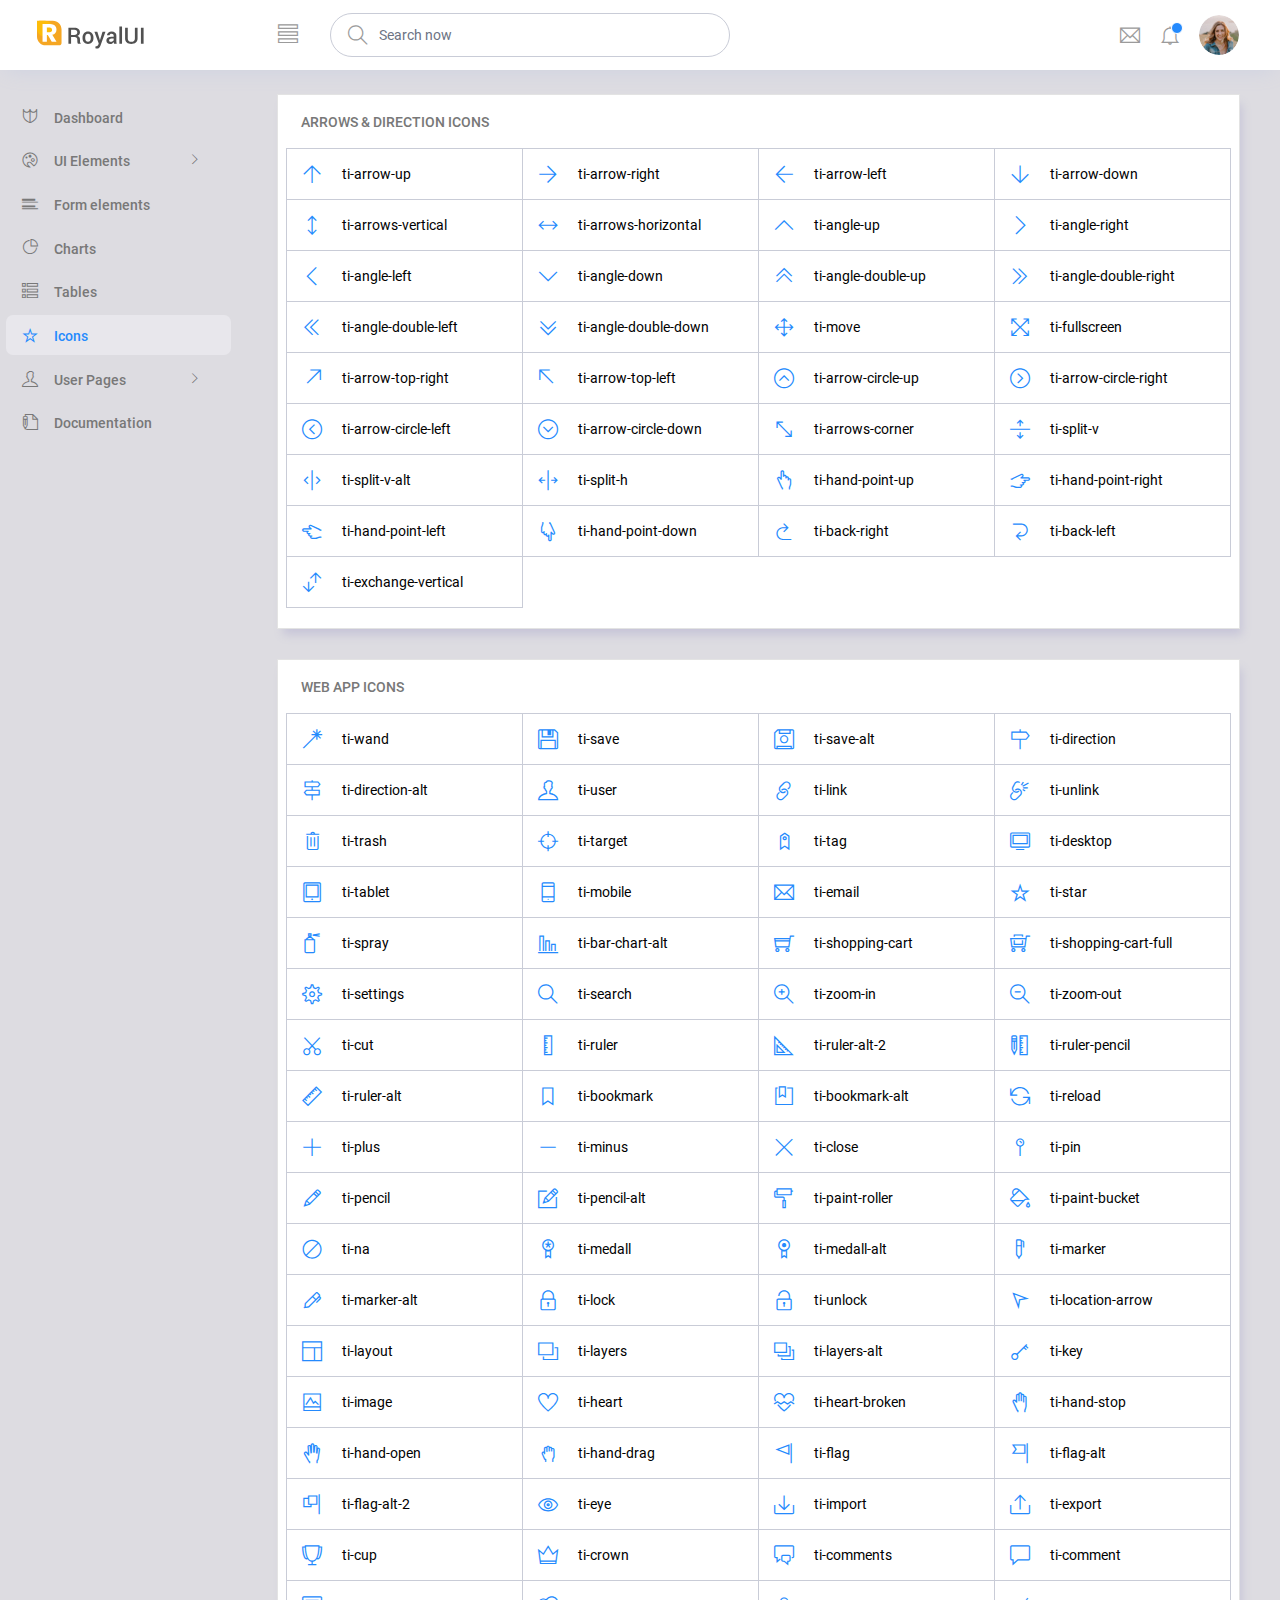
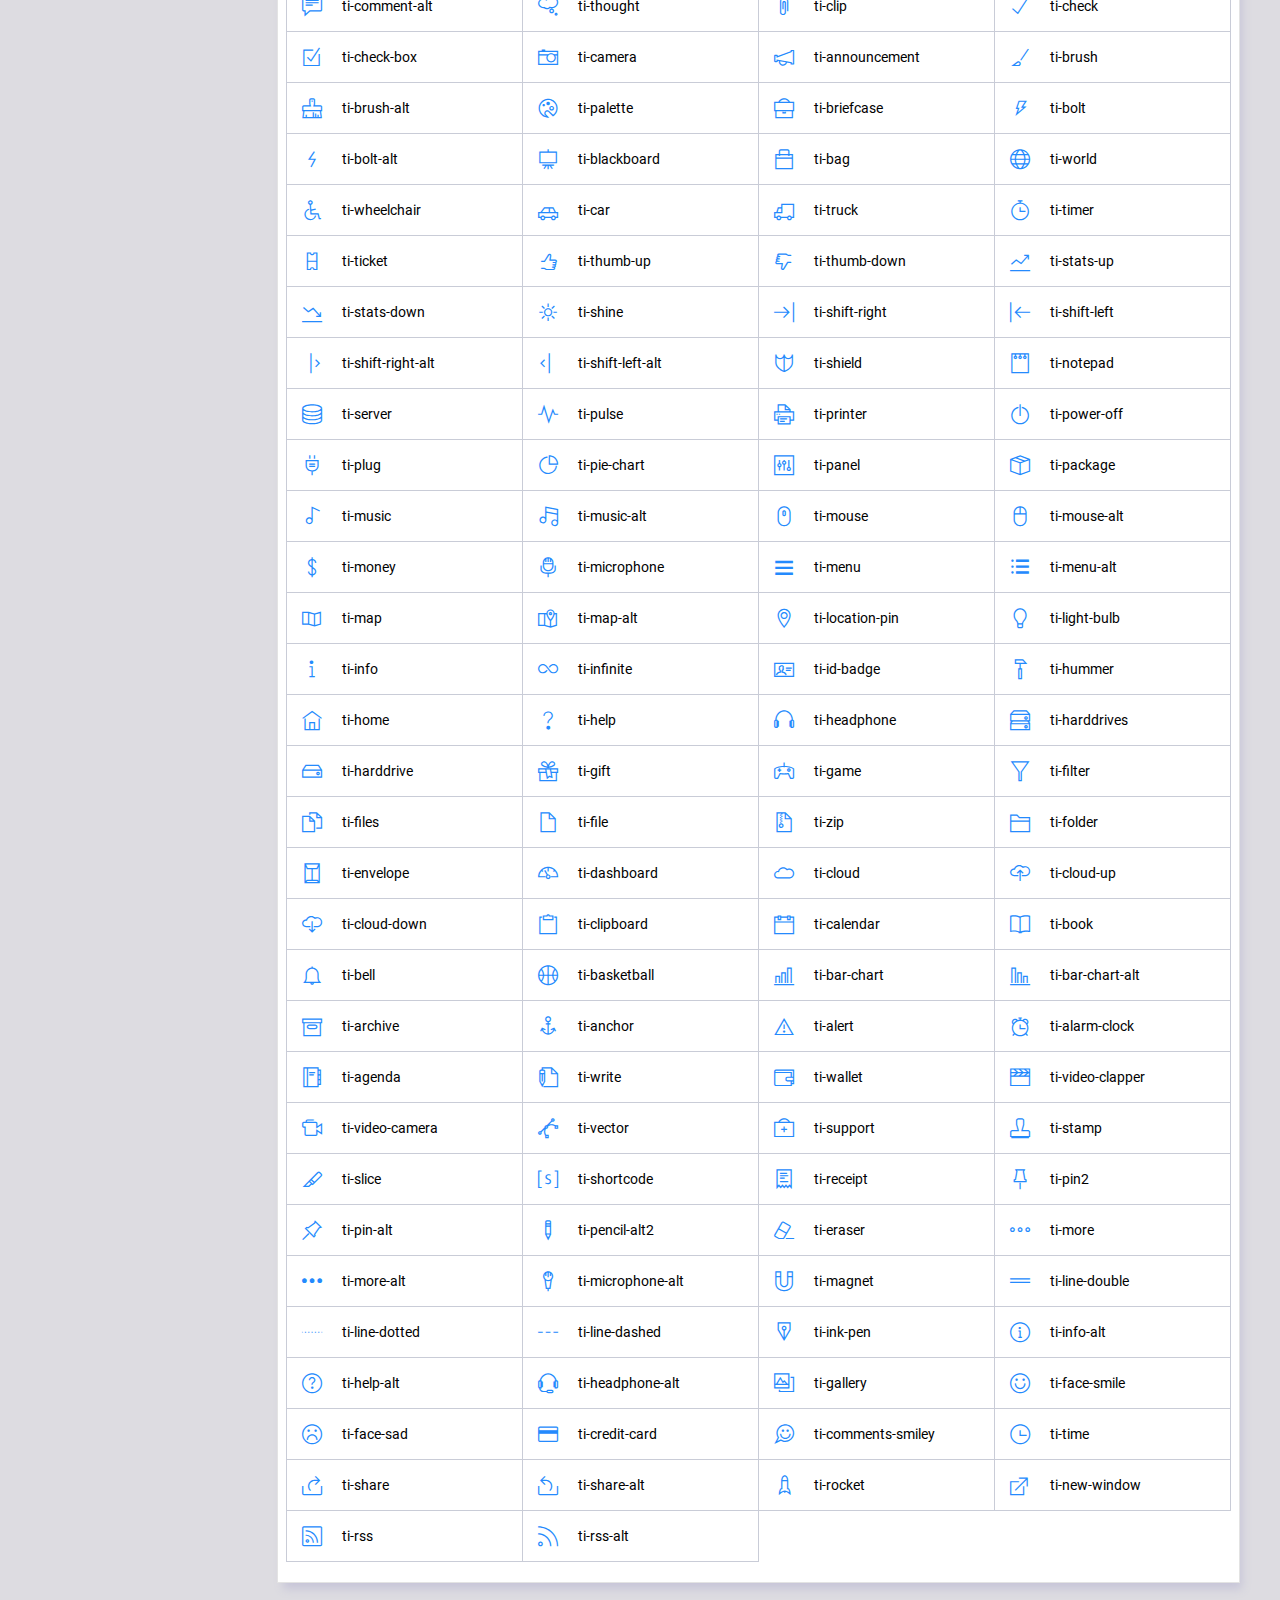
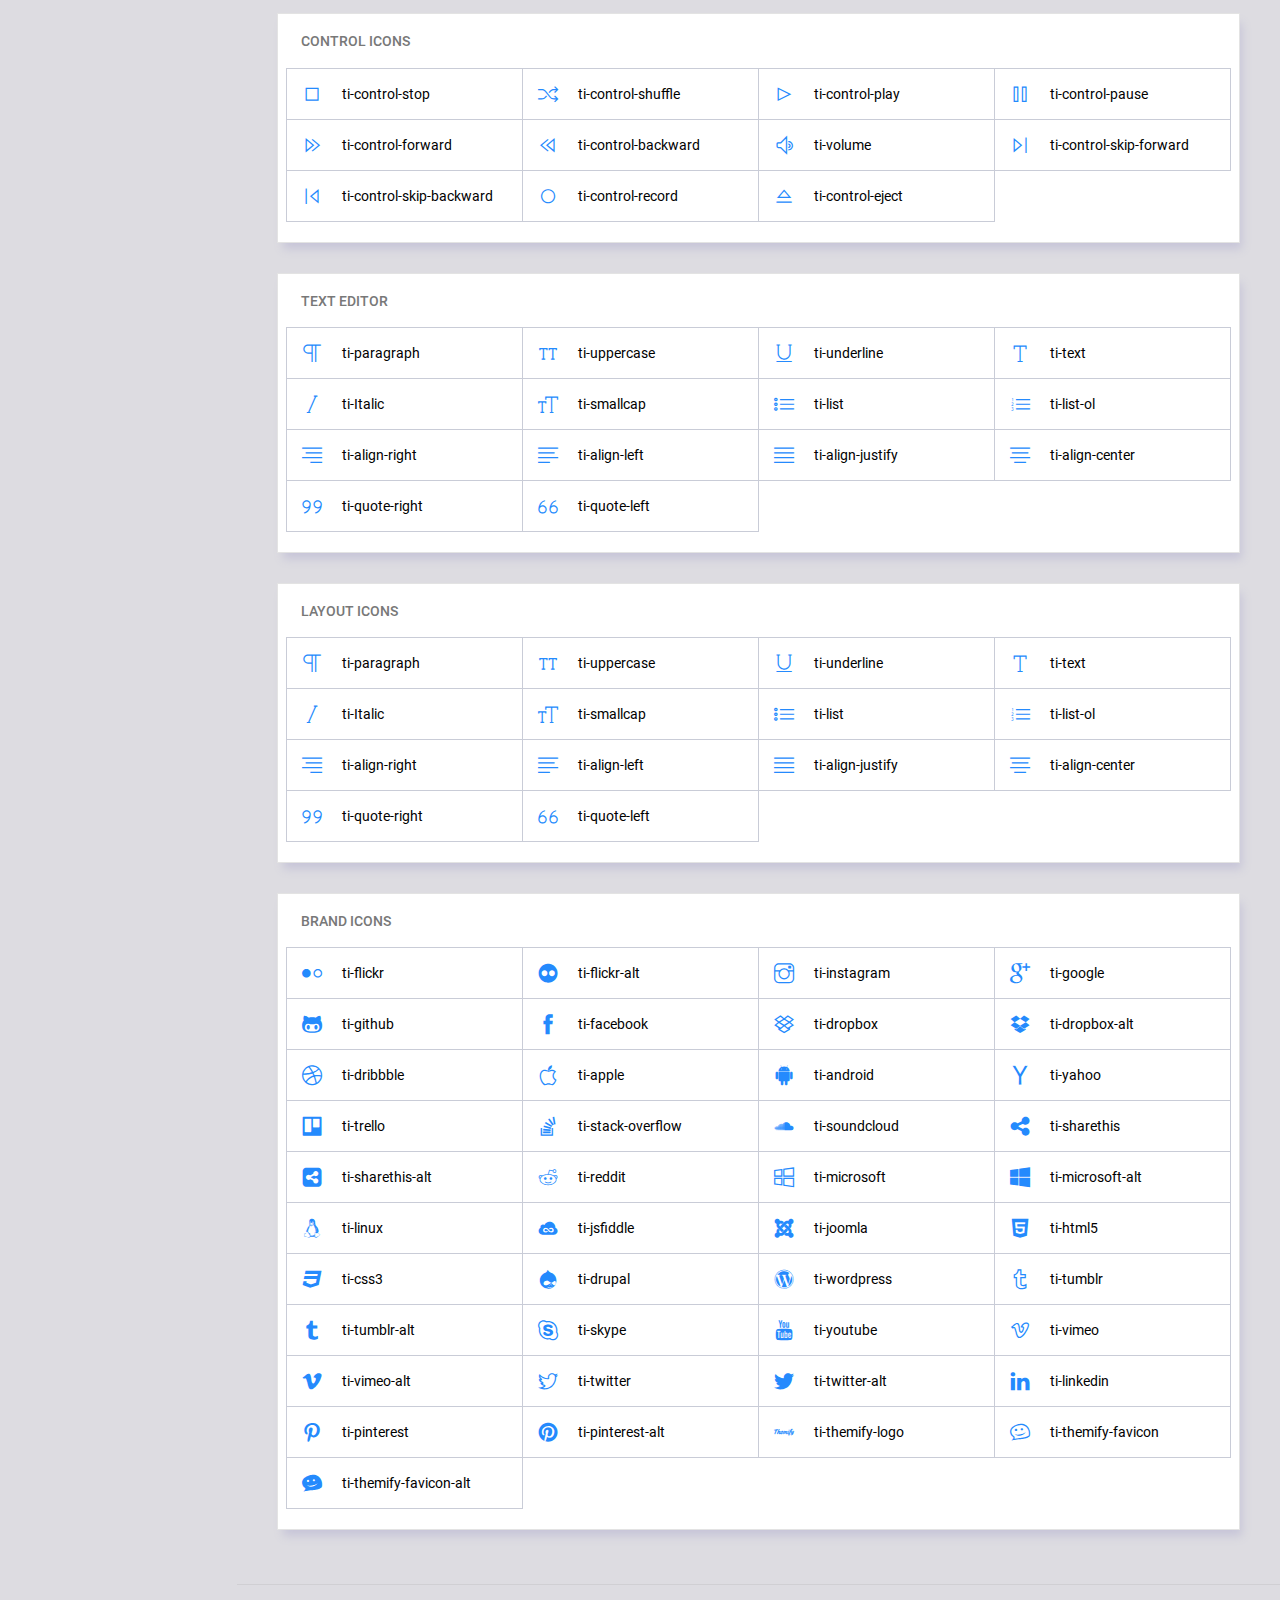
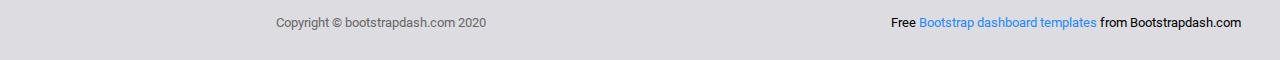
<file: static/admin/pages/icons/themify.html>
<!DOCTYPE html>
<html lang="en">

<head>
  <!-- Required meta tags -->
  <meta charset="utf-8">
  <meta name="viewport" content="width=device-width, initial-scale=1, shrink-to-fit=no">
  <title>RoyalUI Admin</title>
  <!-- plugins:css -->
  <link rel="stylesheet" href="../../vendors/ti-icons/css/themify-icons.css">
  <link rel="stylesheet" href="../../vendors/base/vendor.bundle.base.css">
  <!-- endinject -->
  <!-- plugin css for this page -->
  <!-- End plugin css for this page -->
  <!-- inject:css -->
  <link rel="stylesheet" href="../../css/style.css">
  <!-- endinject -->
  <link rel="shortcut icon" href="../../images/favicon.png" />
</head>

<body>
  <div class="container-scroller">
    <!-- partial:../../partials/_navbar.html -->
    <nav class="navbar col-lg-12 col-12 p-0 fixed-top d-flex flex-row">
      <div class="text-center navbar-brand-wrapper d-flex align-items-center justify-content-center">
        <a class="navbar-brand brand-logo mr-5" href="../../index.html"><img src="../../images/logo.svg" class="mr-2" alt="logo"/></a>
        <a class="navbar-brand brand-logo-mini" href="../../index.html"><img src="../../images/logo-mini.svg" alt="logo"/></a>
      </div>
      <div class="navbar-menu-wrapper d-flex align-items-center justify-content-end">
        <button class="navbar-toggler navbar-toggler align-self-center" type="button" data-toggle="minimize">
          <span class="ti-view-list"></span>
        </button>
        <ul class="navbar-nav mr-lg-2">
          <li class="nav-item nav-search d-none d-lg-block">
            <div class="input-group">
              <div class="input-group-prepend hover-cursor" id="navbar-search-icon">
                <span class="input-group-text" id="search">
                  <i class="ti-search"></i>
                </span>
              </div>
              <input type="text" class="form-control" id="navbar-search-input" placeholder="Search now" aria-label="search" aria-describedby="search">
            </div>
          </li>
        </ul>
        <ul class="navbar-nav navbar-nav-right">
          <li class="nav-item dropdown mr-1">
            <a class="nav-link count-indicator dropdown-toggle d-flex justify-content-center align-items-center" id="messageDropdown" href="#" data-toggle="dropdown">
              <i class="ti-email mx-0"></i>
            </a>
            <div class="dropdown-menu dropdown-menu-right navbar-dropdown" aria-labelledby="messageDropdown">
              <p class="mb-0 font-weight-normal float-left dropdown-header">Messages</p>
              <a class="dropdown-item">
                <div class="item-thumbnail">
                    <img src="../../images/faces/face4.jpg" alt="image" class="profile-pic">
                </div>
                <div class="item-content flex-grow">
                  <h6 class="ellipsis font-weight-normal">David Grey
                  </h6>
                  <p class="font-weight-light small-text text-muted mb-0">
                    The meeting is cancelled
                  </p>
                </div>
              </a>
              <a class="dropdown-item">
                <div class="item-thumbnail">
                    <img src="../../images/faces/face2.jpg" alt="image" class="profile-pic">
                </div>
                <div class="item-content flex-grow">
                  <h6 class="ellipsis font-weight-normal">Tim Cook
                  </h6>
                  <p class="font-weight-light small-text text-muted mb-0">
                    New product launch
                  </p>
                </div>
              </a>
              <a class="dropdown-item">
                <div class="item-thumbnail">
                    <img src="../../images/faces/face3.jpg" alt="image" class="profile-pic">
                </div>
                <div class="item-content flex-grow">
                  <h6 class="ellipsis font-weight-normal"> Johnson
                  </h6>
                  <p class="font-weight-light small-text text-muted mb-0">
                    Upcoming board meeting
                  </p>
                </div>
              </a>
            </div>
          </li>
          <li class="nav-item dropdown">
            <a class="nav-link count-indicator dropdown-toggle" id="notificationDropdown" href="#" data-toggle="dropdown">
              <i class="ti-bell mx-0"></i>
              <span class="count"></span>
            </a>
            <div class="dropdown-menu dropdown-menu-right navbar-dropdown" aria-labelledby="notificationDropdown">
              <p class="mb-0 font-weight-normal float-left dropdown-header">Notifications</p>
              <a class="dropdown-item">
                <div class="item-thumbnail">
                  <div class="item-icon bg-success">
                    <i class="ti-info-alt mx-0"></i>
                  </div>
                </div>
                <div class="item-content">
                  <h6 class="font-weight-normal">Application Error</h6>
                  <p class="font-weight-light small-text mb-0 text-muted">
                    Just now
                  </p>
                </div>
              </a>
              <a class="dropdown-item">
                <div class="item-thumbnail">
                  <div class="item-icon bg-warning">
                    <i class="ti-settings mx-0"></i>
                  </div>
                </div>
                <div class="item-content">
                  <h6 class="font-weight-normal">Settings</h6>
                  <p class="font-weight-light small-text mb-0 text-muted">
                    Private message
                  </p>
                </div>
              </a>
              <a class="dropdown-item">
                <div class="item-thumbnail">
                  <div class="item-icon bg-info">
                    <i class="ti-user mx-0"></i>
                  </div>
                </div>
                <div class="item-content">
                  <h6 class="font-weight-normal">New user registration</h6>
                  <p class="font-weight-light small-text mb-0 text-muted">
                    2 days ago
                  </p>
                </div>
              </a>
            </div>
          </li>
          <li class="nav-item nav-profile dropdown">
            <a class="nav-link dropdown-toggle" href="#" data-toggle="dropdown" id="profileDropdown">
              <img src="../../images/faces/face28.jpg" alt="profile"/>
            </a>
            <div class="dropdown-menu dropdown-menu-right navbar-dropdown" aria-labelledby="profileDropdown">
              <a class="dropdown-item">
                <i class="ti-settings text-primary"></i>
                Settings
              </a>
              <a class="dropdown-item">
                <i class="ti-power-off text-primary"></i>
                Logout
              </a>
            </div>
          </li>
        </ul>
        <button class="navbar-toggler navbar-toggler-right d-lg-none align-self-center" type="button" data-toggle="offcanvas">
          <span class="ti-view-list"></span>
        </button>
      </div>
    </nav>
    <!-- partial -->
    <div class="container-fluid page-body-wrapper">
      <!-- partial:../../partials/_sidebar.html -->
      <nav class="sidebar sidebar-offcanvas" id="sidebar">
        <ul class="nav">
          <li class="nav-item">
            <a class="nav-link" href="../../index.html">
              <i class="ti-shield menu-icon"></i>
              <span class="menu-title">Dashboard</span>
            </a>
          </li>
          <li class="nav-item">
            <a class="nav-link" data-toggle="collapse" href="#ui-basic" aria-expanded="false" aria-controls="ui-basic">
              <i class="ti-palette menu-icon"></i>
              <span class="menu-title">UI Elements</span>
              <i class="menu-arrow"></i>
            </a>
            <div class="collapse" id="ui-basic">
              <ul class="nav flex-column sub-menu">
                <li class="nav-item"> <a class="nav-link" href="../../pages/ui-features/buttons.html">Buttons</a></li>
                <li class="nav-item"> <a class="nav-link" href="../../pages/ui-features/typography.html">Typography</a></li>
              </ul>
            </div>
          </li>
          <li class="nav-item">
            <a class="nav-link" href="../../pages/forms/basic_elements.html">
              <i class="ti-layout-list-post menu-icon"></i>
              <span class="menu-title">Form elements</span>
            </a>
          </li>
          <li class="nav-item">
            <a class="nav-link" href="../../pages/charts/chartjs.html">
              <i class="ti-pie-chart menu-icon"></i>
              <span class="menu-title">Charts</span>
            </a>
          </li>
          <li class="nav-item">
            <a class="nav-link" href="../../pages/tables/basic-table.html">
              <i class="ti-view-list-alt menu-icon"></i>
              <span class="menu-title">Tables</span>
            </a>
          </li>
          <li class="nav-item">
            <a class="nav-link" href="../../pages/icons/themify.html">
              <i class="ti-star menu-icon"></i>
              <span class="menu-title">Icons</span>
            </a>
          </li>
          <li class="nav-item">
            <a class="nav-link" data-toggle="collapse" href="#auth" aria-expanded="false" aria-controls="auth">
              <i class="ti-user menu-icon"></i>
              <span class="menu-title">User Pages</span>
              <i class="menu-arrow"></i>
            </a>
            <div class="collapse" id="auth">
              <ul class="nav flex-column sub-menu">
                <li class="nav-item"> <a class="nav-link" href="../../pages/samples/login.html"> Login </a></li>
                <li class="nav-item"> <a class="nav-link" href="../../pages/samples/login-2.html"> Login 2 </a></li>
                <li class="nav-item"> <a class="nav-link" href="../../pages/samples/register.html"> Register </a></li>
                <li class="nav-item"> <a class="nav-link" href="../../pages/samples/register-2.html"> Register 2 </a></li>
                <li class="nav-item"> <a class="nav-link" href="../../pages/samples/lock-screen.html"> Lockscreen </a></li>
              </ul>
            </div>
          </li>
          <li class="nav-item">
            <a class="nav-link" href="../../documentation/documentation.html">
              <i class="ti-write menu-icon"></i>
              <span class="menu-title">Documentation</span>
            </a>
          </li>
        </ul>
      </nav>
      <!-- partial -->
      <div class="main-panel">          
        <div class="content-wrapper">
          <div class="row">
            <div class="col-lg-12 grid-margin">
              <div class="card">
                <div class="card-body">
                  <h4 class="card-title">Arrows & direction icons</h4>
                  <div class="icons-list row">
                    <div class="col-sm-6 col-md-4 col-lg-3"> <i class="ti-arrow-up"></i> ti-arrow-up </div>
                    <div class="col-sm-6 col-md-4 col-lg-3"> <i class="ti-arrow-right"></i> ti-arrow-right </div>
                    <div class="col-sm-6 col-md-4 col-lg-3"> <i class="ti-arrow-left"></i> ti-arrow-left </div>
                    <div class="col-sm-6 col-md-4 col-lg-3"> <i class="ti-arrow-down"></i> ti-arrow-down </div>
                    <div class="col-sm-6 col-md-4 col-lg-3"> <i class="ti-arrows-vertical"></i> ti-arrows-vertical </div>
                    <div class="col-sm-6 col-md-4 col-lg-3"> <i class="ti-arrows-horizontal"></i> ti-arrows-horizontal </div>
                    <div class="col-sm-6 col-md-4 col-lg-3"> <i class="ti-angle-up"></i> ti-angle-up </div>
                    <div class="col-sm-6 col-md-4 col-lg-3"> <i class="ti-angle-right"></i> ti-angle-right </div>
                    <div class="col-sm-6 col-md-4 col-lg-3"> <i class="ti-angle-left"></i> ti-angle-left </div>
                    <div class="col-sm-6 col-md-4 col-lg-3"> <i class="ti-angle-down"></i> ti-angle-down </div>
                    <div class="col-sm-6 col-md-4 col-lg-3"> <i class="ti-angle-double-up"></i> ti-angle-double-up </div>
                    <div class="col-sm-6 col-md-4 col-lg-3"> <i class="ti-angle-double-right"></i> ti-angle-double-right </div>
                    <div class="col-sm-6 col-md-4 col-lg-3"> <i class="ti-angle-double-left"></i> ti-angle-double-left </div>
                    <div class="col-sm-6 col-md-4 col-lg-3"> <i class="ti-angle-double-down"></i> ti-angle-double-down </div>
                    <div class="col-sm-6 col-md-4 col-lg-3"> <i class="ti-move"></i> ti-move </div>
                    <div class="col-sm-6 col-md-4 col-lg-3"> <i class="ti-fullscreen"></i> ti-fullscreen </div>
                    <div class="col-sm-6 col-md-4 col-lg-3"> <i class="ti-arrow-top-right"></i> ti-arrow-top-right </div>
                    <div class="col-sm-6 col-md-4 col-lg-3"> <i class="ti-arrow-top-left"></i> ti-arrow-top-left </div>
                    <div class="col-sm-6 col-md-4 col-lg-3"> <i class="ti-arrow-circle-up"></i> ti-arrow-circle-up </div>
                    <div class="col-sm-6 col-md-4 col-lg-3"> <i class="ti-arrow-circle-right"></i> ti-arrow-circle-right </div>
                    <div class="col-sm-6 col-md-4 col-lg-3"> <i class="ti-arrow-circle-left"></i> ti-arrow-circle-left </div>
                    <div class="col-sm-6 col-md-4 col-lg-3"> <i class="ti-arrow-circle-down"></i> ti-arrow-circle-down </div>
                    <div class="col-sm-6 col-md-4 col-lg-3"> <i class="ti-arrows-corner"></i> ti-arrows-corner </div>
                    <div class="col-sm-6 col-md-4 col-lg-3"> <i class="ti-split-v"></i> ti-split-v </div>
                    <div class="col-sm-6 col-md-4 col-lg-3"> <i class="ti-split-v-alt"></i> ti-split-v-alt </div>
                    <div class="col-sm-6 col-md-4 col-lg-3"> <i class="ti-split-h"></i> ti-split-h </div>
                    <div class="col-sm-6 col-md-4 col-lg-3"> <i class="ti-hand-point-up"></i> ti-hand-point-up </div>
                    <div class="col-sm-6 col-md-4 col-lg-3"> <i class="ti-hand-point-right"></i> ti-hand-point-right </div>
                    <div class="col-sm-6 col-md-4 col-lg-3"> <i class="ti-hand-point-left"></i> ti-hand-point-left </div>
                    <div class="col-sm-6 col-md-4 col-lg-3"> <i class="ti-hand-point-down"></i> ti-hand-point-down </div>
                    <div class="col-sm-6 col-md-4 col-lg-3"> <i class="ti-back-right"></i> ti-back-right </div>
                    <div class="col-sm-6 col-md-4 col-lg-3"> <i class="ti-back-left"></i> ti-back-left </div>
                    <div class="col-sm-6 col-md-4 col-lg-3"> <i class="ti-exchange-vertical"></i> ti-exchange-vertical </div>
                  </div>
                </div>
              </div>
            </div>
            <div class="col-lg-12 grid-margin">
              <div class="card">
                <div class="card-body">
                  <h4 class="card-title">Web app icons</h4>
                  <div class="icons-list row">
                    <div class="col-sm-6 col-md-4 col-lg-3"> <i class="ti-wand"></i> ti-wand </div>
                    <div class="col-sm-6 col-md-4 col-lg-3"> <i class="ti-save"></i> ti-save </div>
                    <div class="col-sm-6 col-md-4 col-lg-3"> <i class="ti-save-alt"></i> ti-save-alt </div>
                    <div class="col-sm-6 col-md-4 col-lg-3"> <i class="ti-direction"></i> ti-direction </div>
                    <div class="col-sm-6 col-md-4 col-lg-3"> <i class="ti-direction-alt"></i> ti-direction-alt </div>
                    <div class="col-sm-6 col-md-4 col-lg-3"> <i class="ti-user"></i> ti-user </div>
                    <div class="col-sm-6 col-md-4 col-lg-3"> <i class="ti-link"></i> ti-link </div>
                    <div class="col-sm-6 col-md-4 col-lg-3"> <i class="ti-unlink"></i> ti-unlink </div>
                    <div class="col-sm-6 col-md-4 col-lg-3"> <i class="ti-trash"></i> ti-trash </div>
                    <div class="col-sm-6 col-md-4 col-lg-3"> <i class="ti-target"></i> ti-target </div>
                    <div class="col-sm-6 col-md-4 col-lg-3"> <i class="ti-tag"></i> ti-tag </div>
                    <div class="col-sm-6 col-md-4 col-lg-3"> <i class="ti-desktop"></i> ti-desktop </div>
                    <div class="col-sm-6 col-md-4 col-lg-3"> <i class="ti-tablet"></i> ti-tablet </div>
                    <div class="col-sm-6 col-md-4 col-lg-3"> <i class="ti-mobile"></i> ti-mobile </div>
                    <div class="col-sm-6 col-md-4 col-lg-3"> <i class="ti-email"></i> ti-email </div>
                    <div class="col-sm-6 col-md-4 col-lg-3"> <i class="ti-star"></i> ti-star </div>
                    <div class="col-sm-6 col-md-4 col-lg-3"> <i class="ti-spray"></i> ti-spray </div>
                    <div class="col-sm-6 col-md-4 col-lg-3"> <i class="ti-bar-chart-alt"></i> ti-bar-chart-alt </div>
                    <div class="col-sm-6 col-md-4 col-lg-3"> <i class="ti-shopping-cart"></i> ti-shopping-cart </div>
                    <div class="col-sm-6 col-md-4 col-lg-3"> <i class="ti-shopping-cart-full"></i> ti-shopping-cart-full </div>
                    <div class="col-sm-6 col-md-4 col-lg-3"> <i class="ti-settings"></i> ti-settings </div>
                    <div class="col-sm-6 col-md-4 col-lg-3"> <i class="ti-search"></i> ti-search </div>
                    <div class="col-sm-6 col-md-4 col-lg-3"> <i class="ti-zoom-in"></i> ti-zoom-in </div>
                    <div class="col-sm-6 col-md-4 col-lg-3"> <i class="ti-zoom-out"></i> ti-zoom-out </div>
                    <div class="col-sm-6 col-md-4 col-lg-3"> <i class="ti-cut"></i> ti-cut </div>
                    <div class="col-sm-6 col-md-4 col-lg-3"> <i class="ti-ruler"></i> ti-ruler </div>
                    <div class="col-sm-6 col-md-4 col-lg-3"> <i class="ti-ruler-alt-2"></i> ti-ruler-alt-2 </div>
                    <div class="col-sm-6 col-md-4 col-lg-3"> <i class="ti-ruler-pencil"></i> ti-ruler-pencil </div>
                    <div class="col-sm-6 col-md-4 col-lg-3"> <i class="ti-ruler-alt"></i> ti-ruler-alt </div>
                    <div class="col-sm-6 col-md-4 col-lg-3"> <i class="ti-bookmark"></i> ti-bookmark </div>
                    <div class="col-sm-6 col-md-4 col-lg-3"> <i class="ti-bookmark-alt"></i> ti-bookmark-alt </div>
                    <div class="col-sm-6 col-md-4 col-lg-3"> <i class="ti-reload"></i> ti-reload </div>
                    <div class="col-sm-6 col-md-4 col-lg-3"> <i class="ti-plus"></i> ti-plus </div>
                    <div class="col-sm-6 col-md-4 col-lg-3"> <i class="ti-minus"></i> ti-minus </div>
                    <div class="col-sm-6 col-md-4 col-lg-3"> <i class="ti-close"></i> ti-close </div>
                    <div class="col-sm-6 col-md-4 col-lg-3"> <i class="ti-pin"></i> ti-pin </div>
                    <div class="col-sm-6 col-md-4 col-lg-3"> <i class="ti-pencil"></i> ti-pencil </div>
                    <div class="col-sm-6 col-md-4 col-lg-3"> <i class="ti-pencil-alt"></i> ti-pencil-alt </div>
                    <div class="col-sm-6 col-md-4 col-lg-3"> <i class="ti-paint-roller"></i> ti-paint-roller </div>
                    <div class="col-sm-6 col-md-4 col-lg-3"> <i class="ti-paint-bucket"></i> ti-paint-bucket </div>
                    <div class="col-sm-6 col-md-4 col-lg-3"> <i class="ti-na"></i> ti-na </div>
                    <div class="col-sm-6 col-md-4 col-lg-3"> <i class="ti-medall"></i> ti-medall </div>
                    <div class="col-sm-6 col-md-4 col-lg-3"> <i class="ti-medall-alt"></i> ti-medall-alt </div>
                    <div class="col-sm-6 col-md-4 col-lg-3"> <i class="ti-marker"></i> ti-marker </div>
                    <div class="col-sm-6 col-md-4 col-lg-3"> <i class="ti-marker-alt"></i> ti-marker-alt </div>
                    <div class="col-sm-6 col-md-4 col-lg-3"> <i class="ti-lock"></i> ti-lock </div>
                    <div class="col-sm-6 col-md-4 col-lg-3"> <i class="ti-unlock"></i> ti-unlock </div>
                    <div class="col-sm-6 col-md-4 col-lg-3"> <i class="ti-location-arrow"></i> ti-location-arrow </div>
                    <div class="col-sm-6 col-md-4 col-lg-3"> <i class="ti-layout"></i> ti-layout </div>
                    <div class="col-sm-6 col-md-4 col-lg-3"> <i class="ti-layers"></i> ti-layers </div>
                    <div class="col-sm-6 col-md-4 col-lg-3"> <i class="ti-layers-alt"></i> ti-layers-alt </div>
                    <div class="col-sm-6 col-md-4 col-lg-3"> <i class="ti-key"></i> ti-key </div>
                    <div class="col-sm-6 col-md-4 col-lg-3"> <i class="ti-image"></i> ti-image </div>
                    <div class="col-sm-6 col-md-4 col-lg-3"> <i class="ti-heart"></i> ti-heart </div>
                    <div class="col-sm-6 col-md-4 col-lg-3"> <i class="ti-heart-broken"></i> ti-heart-broken </div>
                    <div class="col-sm-6 col-md-4 col-lg-3"> <i class="ti-hand-stop"></i> ti-hand-stop </div>
                    <div class="col-sm-6 col-md-4 col-lg-3"> <i class="ti-hand-open"></i> ti-hand-open </div>
                    <div class="col-sm-6 col-md-4 col-lg-3"> <i class="ti-hand-drag"></i> ti-hand-drag </div>
                    <div class="col-sm-6 col-md-4 col-lg-3"> <i class="ti-flag"></i> ti-flag </div>
                    <div class="col-sm-6 col-md-4 col-lg-3"> <i class="ti-flag-alt"></i> ti-flag-alt </div>
                    <div class="col-sm-6 col-md-4 col-lg-3"> <i class="ti-flag-alt-2"></i> ti-flag-alt-2 </div>
                    <div class="col-sm-6 col-md-4 col-lg-3"> <i class="ti-eye"></i> ti-eye </div>
                    <div class="col-sm-6 col-md-4 col-lg-3"> <i class="ti-import"></i> ti-import </div>
                    <div class="col-sm-6 col-md-4 col-lg-3"> <i class="ti-export"></i> ti-export </div>
                    <div class="col-sm-6 col-md-4 col-lg-3"> <i class="ti-cup"></i> ti-cup </div>
                    <div class="col-sm-6 col-md-4 col-lg-3"> <i class="ti-crown"></i> ti-crown </div>
                    <div class="col-sm-6 col-md-4 col-lg-3"> <i class="ti-comments"></i> ti-comments </div>
                    <div class="col-sm-6 col-md-4 col-lg-3"> <i class="ti-comment"></i> ti-comment </div>
                    <div class="col-sm-6 col-md-4 col-lg-3"> <i class="ti-comment-alt"></i> ti-comment-alt </div>
                    <div class="col-sm-6 col-md-4 col-lg-3"> <i class="ti-thought"></i> ti-thought </div>
                    <div class="col-sm-6 col-md-4 col-lg-3"> <i class="ti-clip"></i> ti-clip </div>
                    <div class="col-sm-6 col-md-4 col-lg-3"> <i class="ti-check"></i> ti-check </div>
                    <div class="col-sm-6 col-md-4 col-lg-3"> <i class="ti-check-box"></i> ti-check-box </div>
                    <div class="col-sm-6 col-md-4 col-lg-3"> <i class="ti-camera"></i> ti-camera </div>
                    <div class="col-sm-6 col-md-4 col-lg-3"> <i class="ti-announcement"></i> ti-announcement </div>
                    <div class="col-sm-6 col-md-4 col-lg-3"> <i class="ti-brush"></i> ti-brush </div>
                    <div class="col-sm-6 col-md-4 col-lg-3"> <i class="ti-brush-alt"></i> ti-brush-alt </div>
                    <div class="col-sm-6 col-md-4 col-lg-3"> <i class="ti-palette"></i> ti-palette </div>
                    <div class="col-sm-6 col-md-4 col-lg-3"> <i class="ti-briefcase"></i> ti-briefcase </div>
                    <div class="col-sm-6 col-md-4 col-lg-3"> <i class="ti-bolt"></i> ti-bolt </div>
                    <div class="col-sm-6 col-md-4 col-lg-3"> <i class="ti-bolt-alt"></i> ti-bolt-alt </div>
                    <div class="col-sm-6 col-md-4 col-lg-3"> <i class="ti-blackboard"></i> ti-blackboard </div>
                    <div class="col-sm-6 col-md-4 col-lg-3"> <i class="ti-bag"></i> ti-bag </div>
                    <div class="col-sm-6 col-md-4 col-lg-3"> <i class="ti-world"></i> ti-world </div>
                    <div class="col-sm-6 col-md-4 col-lg-3"> <i class="ti-wheelchair"></i> ti-wheelchair </div>
                    <div class="col-sm-6 col-md-4 col-lg-3"> <i class="ti-car"></i> ti-car </div>
                    <div class="col-sm-6 col-md-4 col-lg-3"> <i class="ti-truck"></i> ti-truck </div>
                    <div class="col-sm-6 col-md-4 col-lg-3"> <i class="ti-timer"></i> ti-timer </div>
                    <div class="col-sm-6 col-md-4 col-lg-3"> <i class="ti-ticket"></i> ti-ticket </div>
                    <div class="col-sm-6 col-md-4 col-lg-3"> <i class="ti-thumb-up"></i> ti-thumb-up </div>
                    <div class="col-sm-6 col-md-4 col-lg-3"> <i class="ti-thumb-down"></i> ti-thumb-down </div>
                    <div class="col-sm-6 col-md-4 col-lg-3"> <i class="ti-stats-up"></i> ti-stats-up </div>
                    <div class="col-sm-6 col-md-4 col-lg-3"> <i class="ti-stats-down"></i> ti-stats-down </div>
                    <div class="col-sm-6 col-md-4 col-lg-3"> <i class="ti-shine"></i> ti-shine </div>
                    <div class="col-sm-6 col-md-4 col-lg-3"> <i class="ti-shift-right"></i> ti-shift-right </div>
                    <div class="col-sm-6 col-md-4 col-lg-3"> <i class="ti-shift-left"></i> ti-shift-left </div>
                    <div class="col-sm-6 col-md-4 col-lg-3"> <i class="ti-shift-right-alt"></i> ti-shift-right-alt </div>
                    <div class="col-sm-6 col-md-4 col-lg-3"> <i class="ti-shift-left-alt"></i> ti-shift-left-alt </div>
                    <div class="col-sm-6 col-md-4 col-lg-3"> <i class="ti-shield"></i> ti-shield </div>
                    <div class="col-sm-6 col-md-4 col-lg-3"> <i class="ti-notepad"></i> ti-notepad </div>
                    <div class="col-sm-6 col-md-4 col-lg-3"> <i class="ti-server"></i> ti-server </div>
                    <div class="col-sm-6 col-md-4 col-lg-3"> <i class="ti-pulse"></i> ti-pulse </div>
                    <div class="col-sm-6 col-md-4 col-lg-3"> <i class="ti-printer"></i> ti-printer </div>
                    <div class="col-sm-6 col-md-4 col-lg-3"> <i class="ti-power-off"></i> ti-power-off </div>
                    <div class="col-sm-6 col-md-4 col-lg-3"> <i class="ti-plug"></i> ti-plug </div>
                    <div class="col-sm-6 col-md-4 col-lg-3"> <i class="ti-pie-chart"></i> ti-pie-chart </div>
                    <div class="col-sm-6 col-md-4 col-lg-3"> <i class="ti-panel"></i> ti-panel </div>
                    <div class="col-sm-6 col-md-4 col-lg-3"> <i class="ti-package"></i> ti-package </div>
                    <div class="col-sm-6 col-md-4 col-lg-3"> <i class="ti-music"></i> ti-music </div>
                    <div class="col-sm-6 col-md-4 col-lg-3"> <i class="ti-music-alt"></i> ti-music-alt </div>
                    <div class="col-sm-6 col-md-4 col-lg-3"> <i class="ti-mouse"></i> ti-mouse </div>
                    <div class="col-sm-6 col-md-4 col-lg-3"> <i class="ti-mouse-alt"></i> ti-mouse-alt </div>
                    <div class="col-sm-6 col-md-4 col-lg-3"> <i class="ti-money"></i> ti-money </div>
                    <div class="col-sm-6 col-md-4 col-lg-3"> <i class="ti-microphone"></i> ti-microphone </div>
                    <div class="col-sm-6 col-md-4 col-lg-3"> <i class="ti-menu"></i> ti-menu </div>
                    <div class="col-sm-6 col-md-4 col-lg-3"> <i class="ti-menu-alt"></i> ti-menu-alt </div>
                    <div class="col-sm-6 col-md-4 col-lg-3"> <i class="ti-map"></i> ti-map </div>
                    <div class="col-sm-6 col-md-4 col-lg-3"> <i class="ti-map-alt"></i> ti-map-alt </div>
                    <div class="col-sm-6 col-md-4 col-lg-3"> <i class="ti-location-pin"></i> ti-location-pin </div>
                    <div class="col-sm-6 col-md-4 col-lg-3"> <i class="ti-light-bulb"></i> ti-light-bulb </div>
                    <div class="col-sm-6 col-md-4 col-lg-3"> <i class="ti-info"></i> ti-info </div>
                    <div class="col-sm-6 col-md-4 col-lg-3"> <i class="ti-infinite"></i> ti-infinite </div>
                    <div class="col-sm-6 col-md-4 col-lg-3"> <i class="ti-id-badge"></i> ti-id-badge </div>
                    <div class="col-sm-6 col-md-4 col-lg-3"> <i class="ti-hummer"></i> ti-hummer </div>
                    <div class="col-sm-6 col-md-4 col-lg-3"> <i class="ti-home"></i> ti-home </div>
                    <div class="col-sm-6 col-md-4 col-lg-3"> <i class="ti-help"></i> ti-help </div>
                    <div class="col-sm-6 col-md-4 col-lg-3"> <i class="ti-headphone"></i> ti-headphone </div>
                    <div class="col-sm-6 col-md-4 col-lg-3"> <i class="ti-harddrives"></i> ti-harddrives </div>
                    <div class="col-sm-6 col-md-4 col-lg-3"> <i class="ti-harddrive"></i> ti-harddrive </div>
                    <div class="col-sm-6 col-md-4 col-lg-3"> <i class="ti-gift"></i> ti-gift </div>
                    <div class="col-sm-6 col-md-4 col-lg-3"> <i class="ti-game"></i> ti-game </div>
                    <div class="col-sm-6 col-md-4 col-lg-3"> <i class="ti-filter"></i> ti-filter </div>
                    <div class="col-sm-6 col-md-4 col-lg-3"> <i class="ti-files"></i> ti-files </div>
                    <div class="col-sm-6 col-md-4 col-lg-3"> <i class="ti-file"></i> ti-file </div>
                    <div class="col-sm-6 col-md-4 col-lg-3"> <i class="ti-zip"></i> ti-zip </div>
                    <div class="col-sm-6 col-md-4 col-lg-3"> <i class="ti-folder"></i> ti-folder </div>
                    <div class="col-sm-6 col-md-4 col-lg-3"> <i class="ti-envelope"></i> ti-envelope </div>
                    <div class="col-sm-6 col-md-4 col-lg-3"> <i class="ti-dashboard"></i> ti-dashboard </div>
                    <div class="col-sm-6 col-md-4 col-lg-3"> <i class="ti-cloud"></i> ti-cloud </div>
                    <div class="col-sm-6 col-md-4 col-lg-3"> <i class="ti-cloud-up"></i> ti-cloud-up </div>
                    <div class="col-sm-6 col-md-4 col-lg-3"> <i class="ti-cloud-down"></i> ti-cloud-down </div>
                    <div class="col-sm-6 col-md-4 col-lg-3"> <i class="ti-clipboard"></i> ti-clipboard </div>
                    <div class="col-sm-6 col-md-4 col-lg-3"> <i class="ti-calendar"></i> ti-calendar </div>
                    <div class="col-sm-6 col-md-4 col-lg-3"> <i class="ti-book"></i> ti-book </div>
                    <div class="col-sm-6 col-md-4 col-lg-3"> <i class="ti-bell"></i> ti-bell </div>
                    <div class="col-sm-6 col-md-4 col-lg-3"> <i class="ti-basketball"></i> ti-basketball </div>
                    <div class="col-sm-6 col-md-4 col-lg-3"> <i class="ti-bar-chart"></i> ti-bar-chart </div>
                    <div class="col-sm-6 col-md-4 col-lg-3"> <i class="ti-bar-chart-alt"></i> ti-bar-chart-alt </div>
                    <div class="col-sm-6 col-md-4 col-lg-3"> <i class="ti-archive"></i> ti-archive </div>
                    <div class="col-sm-6 col-md-4 col-lg-3"> <i class="ti-anchor"></i> ti-anchor </div>
                    <div class="col-sm-6 col-md-4 col-lg-3"> <i class="ti-alert"></i> ti-alert </div>
                    <div class="col-sm-6 col-md-4 col-lg-3"> <i class="ti-alarm-clock"></i> ti-alarm-clock </div>
                    <div class="col-sm-6 col-md-4 col-lg-3"> <i class="ti-agenda"></i> ti-agenda </div>
                    <div class="col-sm-6 col-md-4 col-lg-3"> <i class="ti-write"></i> ti-write </div>
                    <div class="col-sm-6 col-md-4 col-lg-3"> <i class="ti-wallet"></i> ti-wallet </div>
                    <div class="col-sm-6 col-md-4 col-lg-3"> <i class="ti-video-clapper"></i> ti-video-clapper </div>
                    <div class="col-sm-6 col-md-4 col-lg-3"> <i class="ti-video-camera"></i> ti-video-camera </div>
                    <div class="col-sm-6 col-md-4 col-lg-3"> <i class="ti-vector"></i> ti-vector </div>
                    <div class="col-sm-6 col-md-4 col-lg-3"> <i class="ti-support"></i> ti-support </div>
                    <div class="col-sm-6 col-md-4 col-lg-3"> <i class="ti-stamp"></i> ti-stamp </div>
                    <div class="col-sm-6 col-md-4 col-lg-3"> <i class="ti-slice"></i> ti-slice </div>
                    <div class="col-sm-6 col-md-4 col-lg-3"> <i class="ti-shortcode"></i> ti-shortcode </div>
                    <div class="col-sm-6 col-md-4 col-lg-3"> <i class="ti-receipt"></i> ti-receipt </div>
                    <div class="col-sm-6 col-md-4 col-lg-3"> <i class="ti-pin2"></i> ti-pin2 </div>
                    <div class="col-sm-6 col-md-4 col-lg-3"> <i class="ti-pin-alt"></i> ti-pin-alt </div>
                    <div class="col-sm-6 col-md-4 col-lg-3"> <i class="ti-pencil-alt2"></i> ti-pencil-alt2 </div>
                    <div class="col-sm-6 col-md-4 col-lg-3"> <i class="ti-eraser"></i> ti-eraser </div>
                    <div class="col-sm-6 col-md-4 col-lg-3"> <i class="ti-more"></i> ti-more </div>
                    <div class="col-sm-6 col-md-4 col-lg-3"> <i class="ti-more-alt"></i> ti-more-alt </div>
                    <div class="col-sm-6 col-md-4 col-lg-3"> <i class="ti-microphone-alt"></i> ti-microphone-alt </div>
                    <div class="col-sm-6 col-md-4 col-lg-3"> <i class="ti-magnet"></i> ti-magnet </div>
                    <div class="col-sm-6 col-md-4 col-lg-3"> <i class="ti-line-double"></i> ti-line-double </div>
                    <div class="col-sm-6 col-md-4 col-lg-3"> <i class="ti-line-dotted"></i> ti-line-dotted </div>
                    <div class="col-sm-6 col-md-4 col-lg-3"> <i class="ti-line-dashed"></i> ti-line-dashed </div>
                    <div class="col-sm-6 col-md-4 col-lg-3"> <i class="ti-ink-pen"></i> ti-ink-pen </div>
                    <div class="col-sm-6 col-md-4 col-lg-3"> <i class="ti-info-alt"></i> ti-info-alt </div>
                    <div class="col-sm-6 col-md-4 col-lg-3"> <i class="ti-help-alt"></i> ti-help-alt </div>
                    <div class="col-sm-6 col-md-4 col-lg-3"> <i class="ti-headphone-alt"></i> ti-headphone-alt </div>
                    <div class="col-sm-6 col-md-4 col-lg-3"> <i class="ti-gallery"></i> ti-gallery </div>
                    <div class="col-sm-6 col-md-4 col-lg-3"> <i class="ti-face-smile"></i> ti-face-smile </div>
                    <div class="col-sm-6 col-md-4 col-lg-3"> <i class="ti-face-sad"></i> ti-face-sad </div>
                    <div class="col-sm-6 col-md-4 col-lg-3"> <i class="ti-credit-card"></i> ti-credit-card </div>
                    <div class="col-sm-6 col-md-4 col-lg-3"> <i class="ti-comments-smiley"></i> ti-comments-smiley </div>
                    <div class="col-sm-6 col-md-4 col-lg-3"> <i class="ti-time"></i> ti-time </div>
                    <div class="col-sm-6 col-md-4 col-lg-3"> <i class="ti-share"></i> ti-share </div>
                    <div class="col-sm-6 col-md-4 col-lg-3"> <i class="ti-share-alt"></i> ti-share-alt </div>
                    <div class="col-sm-6 col-md-4 col-lg-3"> <i class="ti-rocket"></i> ti-rocket </div>
                    <div class="col-sm-6 col-md-4 col-lg-3"> <i class="ti-new-window"></i> ti-new-window </div>
                    <div class="col-sm-6 col-md-4 col-lg-3"> <i class="ti-rss"></i> ti-rss </div>
                    <div class="col-sm-6 col-md-4 col-lg-3"> <i class="ti-rss-alt"></i> ti-rss-alt </div>
                  </div>
                </div>
              </div>
            </div>
            <div class="col-lg-12 grid-margin">
              <div class="card">
                <div class="card-body">
                  <h4 class="card-title">Control icons</h4>
                  <div class="icons-list row">
                    <div class="col-sm-6 col-md-4 col-lg-3"> <i class="ti-control-stop"></i> ti-control-stop </div>
                    <div class="col-sm-6 col-md-4 col-lg-3"> <i class="ti-control-shuffle"></i> ti-control-shuffle </div>
                    <div class="col-sm-6 col-md-4 col-lg-3"> <i class="ti-control-play"></i> ti-control-play </div>
                    <div class="col-sm-6 col-md-4 col-lg-3"> <i class="ti-control-pause"></i> ti-control-pause </div>
                    <div class="col-sm-6 col-md-4 col-lg-3"> <i class="ti-control-forward"></i> ti-control-forward </div>
                    <div class="col-sm-6 col-md-4 col-lg-3"> <i class="ti-control-backward"></i> ti-control-backward </div>
                    <div class="col-sm-6 col-md-4 col-lg-3"> <i class="ti-volume"></i> ti-volume </div>
                    <div class="col-sm-6 col-md-4 col-lg-3"> <i class="ti-control-skip-forward"></i> ti-control-skip-forward </div>
                    <div class="col-sm-6 col-md-4 col-lg-3"> <i class="ti-control-skip-backward"></i> ti-control-skip-backward </div>
                    <div class="col-sm-6 col-md-4 col-lg-3"> <i class="ti-control-record"></i> ti-control-record </div>
                    <div class="col-sm-6 col-md-4 col-lg-3"> <i class="ti-control-eject"></i> ti-control-eject </div>
                  </div>
                </div>
              </div>
            </div>
            <div class="col-lg-12 grid-margin">
              <div class="card">
                <div class="card-body">
                  <h4 class="card-title">Text editor</h4>
                  <div class="icons-list row">
                    <div class="col-sm-6 col-md-4 col-lg-3"> <i class="ti-paragraph"></i> ti-paragraph </div>
                    <div class="col-sm-6 col-md-4 col-lg-3"> <i class="ti-uppercase"></i> ti-uppercase </div>
                    <div class="col-sm-6 col-md-4 col-lg-3"> <i class="ti-underline"></i> ti-underline </div>
                    <div class="col-sm-6 col-md-4 col-lg-3"> <i class="ti-text"></i> ti-text </div>
                    <div class="col-sm-6 col-md-4 col-lg-3"> <i class="ti-Italic"></i> ti-Italic </div>
                    <div class="col-sm-6 col-md-4 col-lg-3"> <i class="ti-smallcap"></i> ti-smallcap </div>
                    <div class="col-sm-6 col-md-4 col-lg-3"> <i class="ti-list"></i> ti-list </div>
                    <div class="col-sm-6 col-md-4 col-lg-3"> <i class="ti-list-ol"></i> ti-list-ol </div>
                    <div class="col-sm-6 col-md-4 col-lg-3"> <i class="ti-align-right"></i> ti-align-right </div>
                    <div class="col-sm-6 col-md-4 col-lg-3"> <i class="ti-align-left"></i> ti-align-left </div>
                    <div class="col-sm-6 col-md-4 col-lg-3"> <i class="ti-align-justify"></i> ti-align-justify </div>
                    <div class="col-sm-6 col-md-4 col-lg-3"> <i class="ti-align-center"></i> ti-align-center </div>
                    <div class="col-sm-6 col-md-4 col-lg-3"> <i class="ti-quote-right"></i> ti-quote-right </div>
                    <div class="col-sm-6 col-md-4 col-lg-3"> <i class="ti-quote-left"></i> ti-quote-left </div>
                  </div>
                </div>
              </div>
            </div>
            <div class="col-lg-12 grid-margin">
              <div class="card">
                <div class="card-body">
                  <h4 class="card-title">Layout icons</h4>
                  <div class="icons-list row">
                    <div class="col-sm-6 col-md-4 col-lg-3"> <i class="ti-paragraph"></i> ti-paragraph </div>
                    <div class="col-sm-6 col-md-4 col-lg-3"> <i class="ti-uppercase"></i> ti-uppercase </div>
                    <div class="col-sm-6 col-md-4 col-lg-3"> <i class="ti-underline"></i> ti-underline </div>
                    <div class="col-sm-6 col-md-4 col-lg-3"> <i class="ti-text"></i> ti-text </div>
                    <div class="col-sm-6 col-md-4 col-lg-3"> <i class="ti-Italic"></i> ti-Italic </div>
                    <div class="col-sm-6 col-md-4 col-lg-3"> <i class="ti-smallcap"></i> ti-smallcap </div>
                    <div class="col-sm-6 col-md-4 col-lg-3"> <i class="ti-list"></i> ti-list </div>
                    <div class="col-sm-6 col-md-4 col-lg-3"> <i class="ti-list-ol"></i> ti-list-ol </div>
                    <div class="col-sm-6 col-md-4 col-lg-3"> <i class="ti-align-right"></i> ti-align-right </div>
                    <div class="col-sm-6 col-md-4 col-lg-3"> <i class="ti-align-left"></i> ti-align-left </div>
                    <div class="col-sm-6 col-md-4 col-lg-3"> <i class="ti-align-justify"></i> ti-align-justify </div>
                    <div class="col-sm-6 col-md-4 col-lg-3"> <i class="ti-align-center"></i> ti-align-center </div>
                    <div class="col-sm-6 col-md-4 col-lg-3"> <i class="ti-quote-right"></i> ti-quote-right </div>
                    <div class="col-sm-6 col-md-4 col-lg-3"> <i class="ti-quote-left"></i> ti-quote-left </div>
                  </div>
                </div>
              </div>
            </div>
            <div class="col-lg-12 grid-margin">
              <div class="card">
                <div class="card-body">
                  <h4 class="card-title">Brand icons</h4>
                  <div class="icons-list row">
                    <div class="col-sm-6 col-md-4 col-lg-3"> <i class="ti-flickr"></i> ti-flickr </div>
                    <div class="col-sm-6 col-md-4 col-lg-3"> <i class="ti-flickr-alt"></i> ti-flickr-alt </div>
                    <div class="col-sm-6 col-md-4 col-lg-3"> <i class="ti-instagram"></i> ti-instagram </div>
                    <div class="col-sm-6 col-md-4 col-lg-3"> <i class="ti-google"></i> ti-google </div>
                    <div class="col-sm-6 col-md-4 col-lg-3"> <i class="ti-github"></i> ti-github </div>
                    <div class="col-sm-6 col-md-4 col-lg-3"> <i class="ti-facebook"></i> ti-facebook </div>
                    <div class="col-sm-6 col-md-4 col-lg-3"> <i class="ti-dropbox"></i> ti-dropbox </div>
                    <div class="col-sm-6 col-md-4 col-lg-3"> <i class="ti-dropbox-alt"></i> ti-dropbox-alt </div>
                    <div class="col-sm-6 col-md-4 col-lg-3"> <i class="ti-dribbble"></i> ti-dribbble </div>
                    <div class="col-sm-6 col-md-4 col-lg-3"> <i class="ti-apple"></i> ti-apple </div>
                    <div class="col-sm-6 col-md-4 col-lg-3"> <i class="ti-android"></i> ti-android </div>
                    <div class="col-sm-6 col-md-4 col-lg-3"> <i class="ti-yahoo"></i> ti-yahoo </div>
                    <div class="col-sm-6 col-md-4 col-lg-3"> <i class="ti-trello"></i> ti-trello </div>
                    <div class="col-sm-6 col-md-4 col-lg-3"> <i class="ti-stack-overflow"></i> ti-stack-overflow </div>
                    <div class="col-sm-6 col-md-4 col-lg-3"> <i class="ti-soundcloud"></i> ti-soundcloud </div>
                    <div class="col-sm-6 col-md-4 col-lg-3"> <i class="ti-sharethis"></i> ti-sharethis </div>
                    <div class="col-sm-6 col-md-4 col-lg-3"> <i class="ti-sharethis-alt"></i> ti-sharethis-alt </div>
                    <div class="col-sm-6 col-md-4 col-lg-3"> <i class="ti-reddit"></i> ti-reddit </div>
                    <div class="col-sm-6 col-md-4 col-lg-3"> <i class="ti-microsoft"></i> ti-microsoft </div>
                    <div class="col-sm-6 col-md-4 col-lg-3"> <i class="ti-microsoft-alt"></i> ti-microsoft-alt </div>
                    <div class="col-sm-6 col-md-4 col-lg-3"> <i class="ti-linux"></i> ti-linux </div>
                    <div class="col-sm-6 col-md-4 col-lg-3"> <i class="ti-jsfiddle"></i> ti-jsfiddle </div>
                    <div class="col-sm-6 col-md-4 col-lg-3"> <i class="ti-joomla"></i> ti-joomla </div>
                    <div class="col-sm-6 col-md-4 col-lg-3"> <i class="ti-html5"></i> ti-html5 </div>
                    <div class="col-sm-6 col-md-4 col-lg-3"> <i class="ti-css3"></i> ti-css3 </div>
                    <div class="col-sm-6 col-md-4 col-lg-3"> <i class="ti-drupal"></i> ti-drupal </div>
                    <div class="col-sm-6 col-md-4 col-lg-3"> <i class="ti-wordpress"></i> ti-wordpress </div>
                    <div class="col-sm-6 col-md-4 col-lg-3"> <i class="ti-tumblr"></i> ti-tumblr </div>
                    <div class="col-sm-6 col-md-4 col-lg-3"> <i class="ti-tumblr-alt"></i> ti-tumblr-alt </div>
                    <div class="col-sm-6 col-md-4 col-lg-3"> <i class="ti-skype"></i> ti-skype </div>
                    <div class="col-sm-6 col-md-4 col-lg-3"> <i class="ti-youtube"></i> ti-youtube </div>
                    <div class="col-sm-6 col-md-4 col-lg-3"> <i class="ti-vimeo"></i> ti-vimeo </div>
                    <div class="col-sm-6 col-md-4 col-lg-3"> <i class="ti-vimeo-alt"></i> ti-vimeo-alt </div>
                    <div class="col-sm-6 col-md-4 col-lg-3"> <i class="ti-twitter"></i> ti-twitter </div>
                    <div class="col-sm-6 col-md-4 col-lg-3"> <i class="ti-twitter-alt"></i> ti-twitter-alt </div>
                    <div class="col-sm-6 col-md-4 col-lg-3"> <i class="ti-linkedin"></i> ti-linkedin </div>
                    <div class="col-sm-6 col-md-4 col-lg-3"> <i class="ti-pinterest"></i> ti-pinterest </div>
                    <div class="col-sm-6 col-md-4 col-lg-3"> <i class="ti-pinterest-alt"></i> ti-pinterest-alt </div>
                    <div class="col-sm-6 col-md-4 col-lg-3"> <i class="ti-themify-logo"></i> ti-themify-logo </div>
                    <div class="col-sm-6 col-md-4 col-lg-3"> <i class="ti-themify-favicon"></i> ti-themify-favicon </div>
                    <div class="col-sm-6 col-md-4 col-lg-3"> <i class="ti-themify-favicon-alt"></i> ti-themify-favicon-alt </div>
                  </div>
                </div>
              </div>
            </div>
          </div>
        </div>
        <!-- partial:../../partials/_footer.html -->
        <footer class="footer">
          <div class="d-sm-flex justify-content-center justify-content-sm-between">
            <span class="text-muted d-block text-center text-sm-left d-sm-inline-block">Copyright © bootstrapdash.com 2020</span>
            <span class="float-none float-sm-right d-block mt-1 mt-sm-0 text-center"> Free <a href="https://www.bootstrapdash.com/" target="_blank">Bootstrap dashboard templates</a> from Bootstrapdash.com</span>
          </div>
        </footer>
        <!-- partial -->
      </div>
    </div>
  </div>
  <!-- plugins:js -->
  <script src="../../vendors/base/vendor.bundle.base.js"></script>
  <!-- endinject -->
  <!-- Plugin js for this page-->
  <!-- End plugin js for this page-->
  <!-- inject:js -->
  <script src="../../js/off-canvas.js"></script>
  <script src="../../js/hoverable-collapse.js"></script>
  <script src="../../js/template.js"></script>
  <script src="../../js/todolist.js"></script>
  <!-- endinject -->
  <!-- Custom js for this page-->
  <!-- End custom js for this page-->
</body>

</html>
</file>
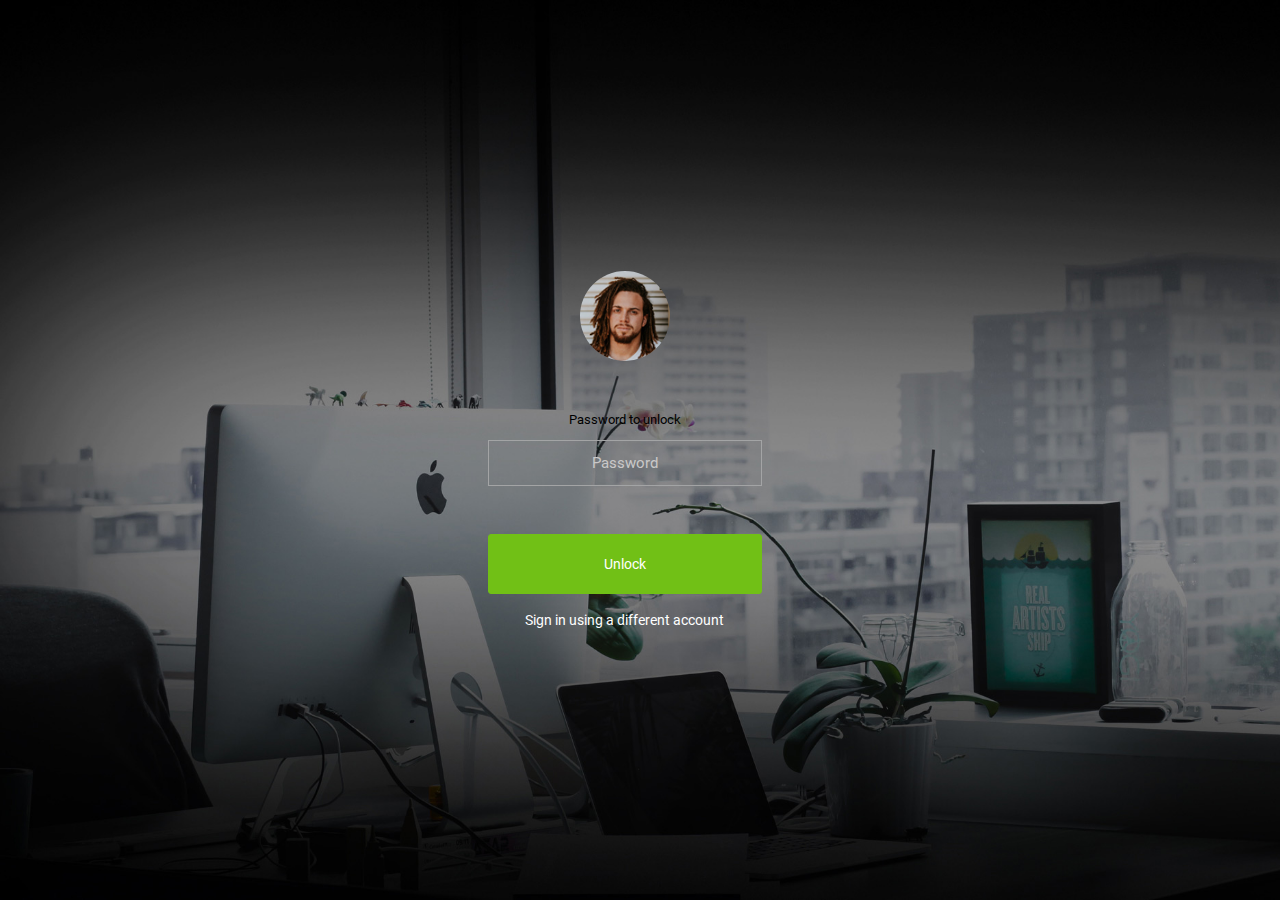
<file: static/admin/pages/samples/lock-screen.html>
<!DOCTYPE html>
<html lang="en">

<head>
  <!-- Required meta tags -->
  <meta charset="utf-8">
  <meta name="viewport" content="width=device-width, initial-scale=1, shrink-to-fit=no">
  <title>RoyalUI Admin</title>
  <!-- plugins:css -->
  <link rel="stylesheet" href="../../vendors/ti-icons/css/themify-icons.css">
  <link rel="stylesheet" href="../../vendors/base/vendor.bundle.base.css">
  <!-- endinject -->
  <!-- plugin css for this page -->
  <!-- End plugin css for this page -->
  <!-- inject:css -->
  <link rel="stylesheet" href="../../css/style.css">
  <!-- endinject -->
  <link rel="shortcut icon" href="../../images/favicon.png" />
</head>

<body>
  <div class="container-scroller">
    <div class="container-fluid page-body-wrapper full-page-wrapper">
      <div class="content-wrapper d-flex align-items-center auth lock-full-bg">
        <div class="row w-100">
          <div class="col-lg-4 mx-auto">
            <div class="auth-form-transparent text-left p-5 text-center">
              <img src="../../images/faces/face13.jpg" class="lock-profile-img" alt="img">
              <form class="pt-5">
                <div class="form-group">
                  <label for="examplePassword1">Password to unlock</label>
                  <input type="password" class="form-control text-center" id="examplePassword1" placeholder="Password">
                </div>
                <div class="mt-5">
                  <a class="btn btn-block btn-success btn-lg font-weight-medium" href="../../index.html">Unlock</a>
                </div>
                <div class="mt-3 text-center">
                  <a href="#" class="auth-link text-white">Sign in using a different account</a>
                </div>
              </form>
            </div>
          </div>
        </div>
      </div>
      <!-- content-wrapper ends -->
    </div>
    <!-- page-body-wrapper ends -->
  </div>
  <!-- container-scroller -->
  <!-- plugins:js -->
  <script src="../../vendors/base/vendor.bundle.base.js"></script>
  <!-- endinject -->
  <!-- inject:js -->
  <script src="../../js/off-canvas.js"></script>
  <script src="../../js/hoverable-collapse.js"></script>
  <script src="../../js/template.js"></script>
  <script src="../../js/todolist.js"></script>
  <!-- endinject -->
</body>

</html>
</file>
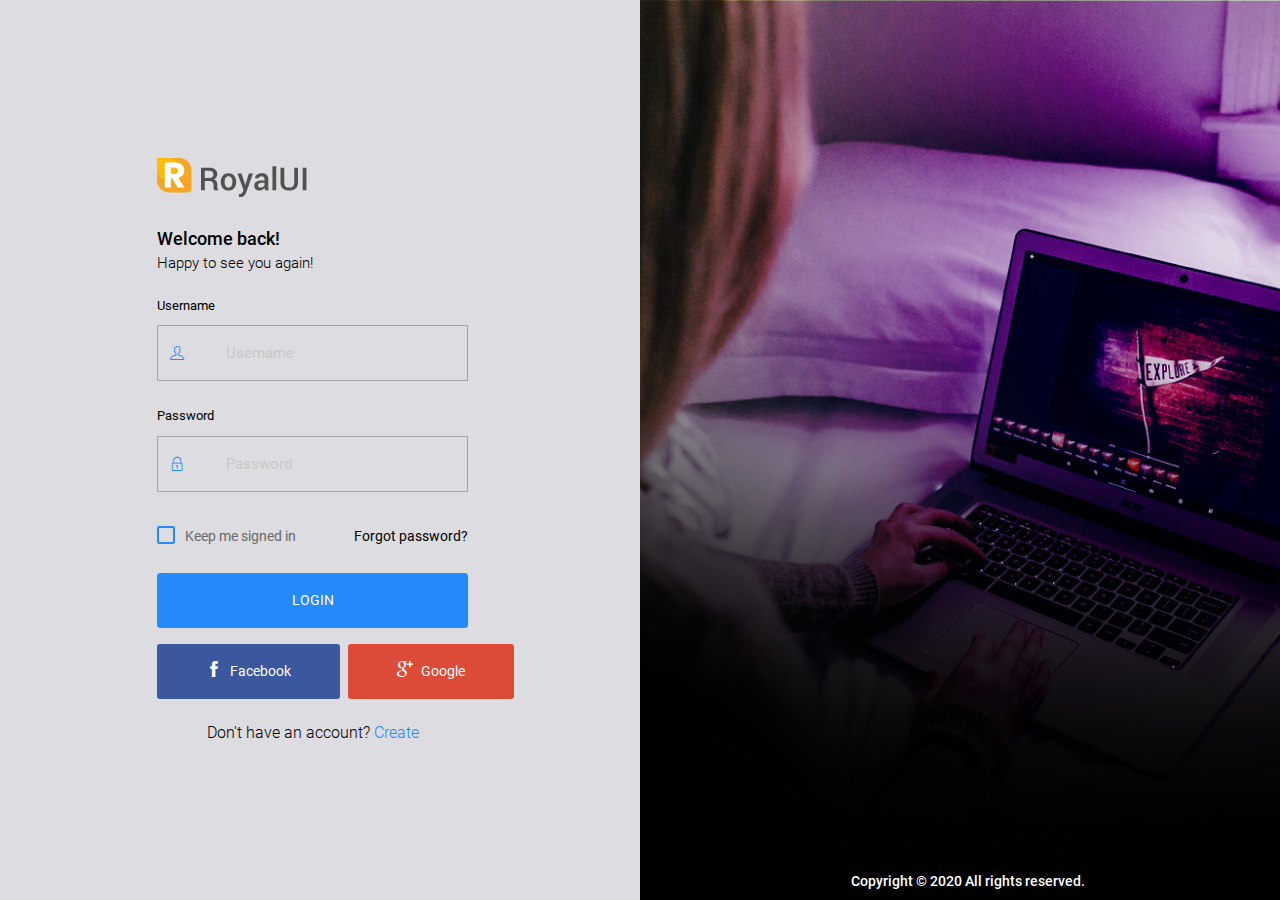
<file: static/admin/pages/samples/login-2.html>
<!DOCTYPE html>
<html lang="en">

<head>
  <!-- Required meta tags -->
  <meta charset="utf-8">
  <meta name="viewport" content="width=device-width, initial-scale=1, shrink-to-fit=no">
  <title>RoyalUI Admin</title>
  <!-- plugins:css -->
  <link rel="stylesheet" href="../../vendors/ti-icons/css/themify-icons.css">
  <link rel="stylesheet" href="../../vendors/base/vendor.bundle.base.css">
  <!-- endinject -->
  <!-- plugin css for this page -->
  <!-- End plugin css for this page -->
  <!-- inject:css -->
  <link rel="stylesheet" href="../../css/style.css">
  <!-- endinject -->
  <link rel="shortcut icon" href="../../images/favicon.png" />
</head>

<body>
  <div class="container-scroller">
    <div class="container-fluid page-body-wrapper full-page-wrapper">
      <div class="content-wrapper d-flex align-items-stretch auth auth-img-bg">
        <div class="row flex-grow">
          <div class="col-lg-6 d-flex align-items-center justify-content-center">
            <div class="auth-form-transparent text-left p-3">
              <div class="brand-logo">
                <img src="../../images/logo.svg" alt="logo">
              </div>
              <h4>Welcome back!</h4>
              <h6 class="font-weight-light">Happy to see you again!</h6>
              <form class="pt-3">
                <div class="form-group">
                  <label for="exampleInputEmail">Username</label>
                  <div class="input-group">
                    <div class="input-group-prepend bg-transparent">
                      <span class="input-group-text bg-transparent border-right-0">
                        <i class="ti-user text-primary"></i>
                      </span>
                    </div>
                    <input type="text" class="form-control form-control-lg border-left-0" id="exampleInputEmail" placeholder="Username">
                  </div>
                </div>
                <div class="form-group">
                  <label for="exampleInputPassword">Password</label>
                  <div class="input-group">
                    <div class="input-group-prepend bg-transparent">
                      <span class="input-group-text bg-transparent border-right-0">
                        <i class="ti-lock text-primary"></i>
                      </span>
                    </div>
                    <input type="password" class="form-control form-control-lg border-left-0" id="exampleInputPassword" placeholder="Password">                        
                  </div>
                </div>
                <div class="my-2 d-flex justify-content-between align-items-center">
                  <div class="form-check">
                    <label class="form-check-label text-muted">
                      <input type="checkbox" class="form-check-input">
                      Keep me signed in
                    </label>
                  </div>
                  <a href="#" class="auth-link text-black">Forgot password?</a>
                </div>
                <div class="my-3">
                  <a class="btn btn-block btn-primary btn-lg font-weight-medium auth-form-btn" href="../../index.html">LOGIN</a>
                </div>
                <div class="mb-2 d-flex">
                  <button type="button" class="btn btn-facebook auth-form-btn flex-grow mr-1">
                    <i class="ti-facebook mr-2"></i>Facebook
                  </button>
                  <button type="button" class="btn btn-google auth-form-btn flex-grow ml-1">
                    <i class="ti-google mr-2"></i>Google
                  </button>
                </div>
                <div class="text-center mt-4 font-weight-light">
                  Don't have an account? <a href="register-2.html" class="text-primary">Create</a>
                </div>
              </form>
            </div>
          </div>
          <div class="col-lg-6 login-half-bg d-flex flex-row">
            <p class="text-white font-weight-medium text-center flex-grow align-self-end">Copyright &copy; 2020  All rights reserved.</p>
          </div>
        </div>
      </div>
      <!-- content-wrapper ends -->
    </div>
    <!-- page-body-wrapper ends -->
  </div>
  <!-- container-scroller -->
  <!-- plugins:js -->
  <script src="../../vendors/base/vendor.bundle.base.js"></script>
  <!-- endinject -->
  <!-- inject:js -->
  <script src="../../js/off-canvas.js"></script>
  <script src="../../js/hoverable-collapse.js"></script>
  <script src="../../js/template.js"></script>
  <script src="../../js/todolist.js"></script>
  <!-- endinject -->
</body>

</html>
</file>
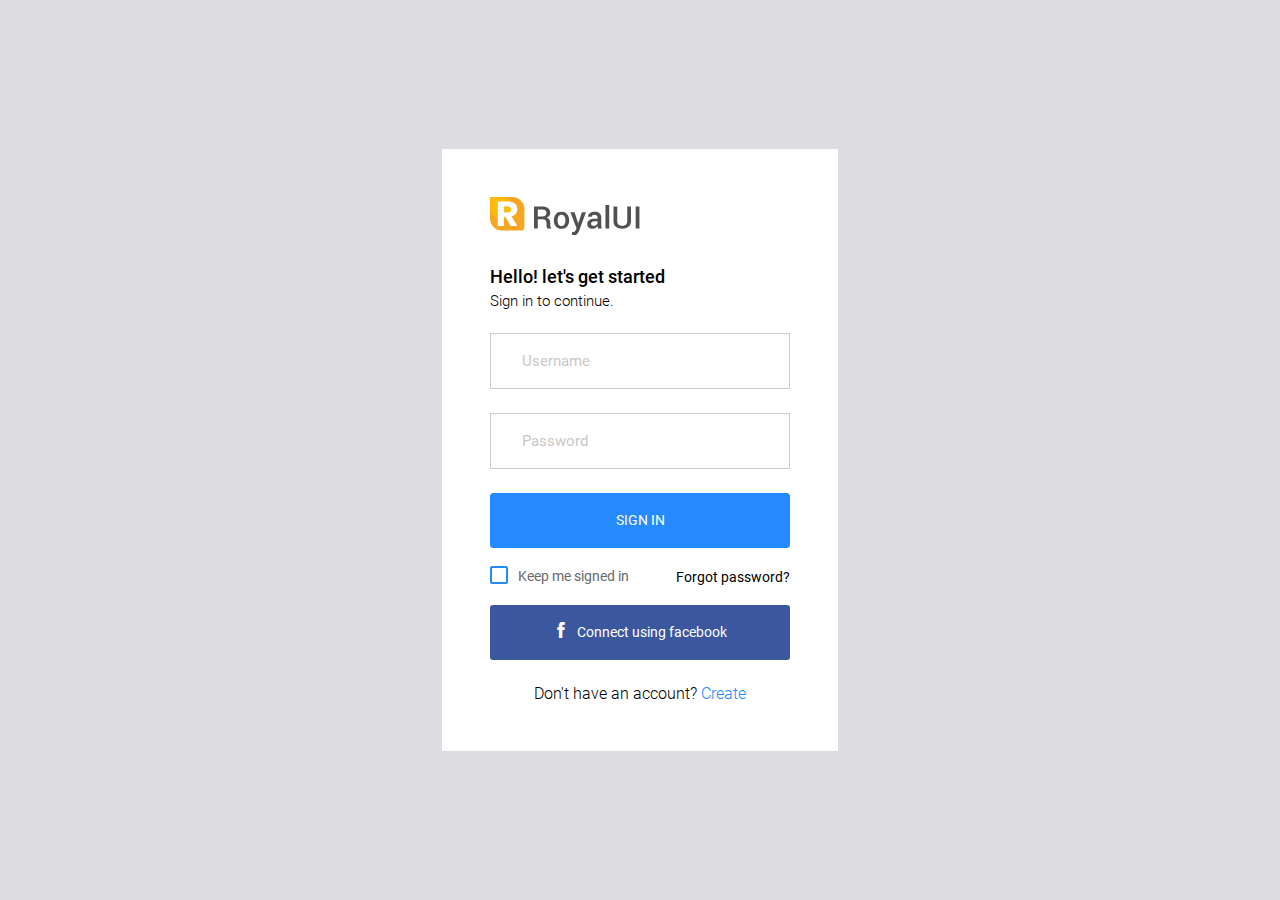
<file: static/admin/pages/samples/login.html>
<!DOCTYPE html>
<html lang="en">

<head>
  <!-- Required meta tags -->
  <meta charset="utf-8">
  <meta name="viewport" content="width=device-width, initial-scale=1, shrink-to-fit=no">
  <title>RoyalUI Admin</title>
  <!-- plugins:css -->
  <link rel="stylesheet" href="../../vendors/ti-icons/css/themify-icons.css">
  <link rel="stylesheet" href="../../vendors/base/vendor.bundle.base.css">
  <!-- endinject -->
  <!-- plugin css for this page -->
  <!-- End plugin css for this page -->
  <!-- inject:css -->
  <link rel="stylesheet" href="../../css/style.css">
  <!-- endinject -->
  <link rel="shortcut icon" href="../../images/favicon.png" />
</head>

<body>
  <div class="container-scroller">
    <div class="container-fluid page-body-wrapper full-page-wrapper">
      <div class="content-wrapper d-flex align-items-center auth px-0">
        <div class="row w-100 mx-0">
          <div class="col-lg-4 mx-auto">
            <div class="auth-form-light text-left py-5 px-4 px-sm-5">
              <div class="brand-logo">
                <img src="../../images/logo.svg" alt="logo">
              </div>
              <h4>Hello! let's get started</h4>
              <h6 class="font-weight-light">Sign in to continue.</h6>
              <form class="pt-3">
                <div class="form-group">
                  <input type="email" class="form-control form-control-lg" id="exampleInputEmail1" placeholder="Username">
                </div>
                <div class="form-group">
                  <input type="password" class="form-control form-control-lg" id="exampleInputPassword1" placeholder="Password">
                </div>
                <div class="mt-3">
                  <a class="btn btn-block btn-primary btn-lg font-weight-medium auth-form-btn" href="../../index.html">SIGN IN</a>
                </div>
                <div class="my-2 d-flex justify-content-between align-items-center">
                  <div class="form-check">
                    <label class="form-check-label text-muted">
                      <input type="checkbox" class="form-check-input">
                      Keep me signed in
                    </label>
                  </div>
                  <a href="#" class="auth-link text-black">Forgot password?</a>
                </div>
                <div class="mb-2">
                  <button type="button" class="btn btn-block btn-facebook auth-form-btn">
                    <i class="ti-facebook mr-2"></i>Connect using facebook
                  </button>
                </div>
                <div class="text-center mt-4 font-weight-light">
                  Don't have an account? <a href="register.html" class="text-primary">Create</a>
                </div>
              </form>
            </div>
          </div>
        </div>
      </div>
      <!-- content-wrapper ends -->
    </div>
    <!-- page-body-wrapper ends -->
  </div>
  <!-- container-scroller -->
  <!-- plugins:js -->
  <script src="../../vendors/base/vendor.bundle.base.js"></script>
  <!-- endinject -->
  <!-- inject:js -->
  <script src="../../js/off-canvas.js"></script>
  <script src="../../js/hoverable-collapse.js"></script>
  <script src="../../js/template.js"></script>
  <script src="../../js/todolist.js"></script>
  <!-- endinject -->
</body>

</html>
</file>
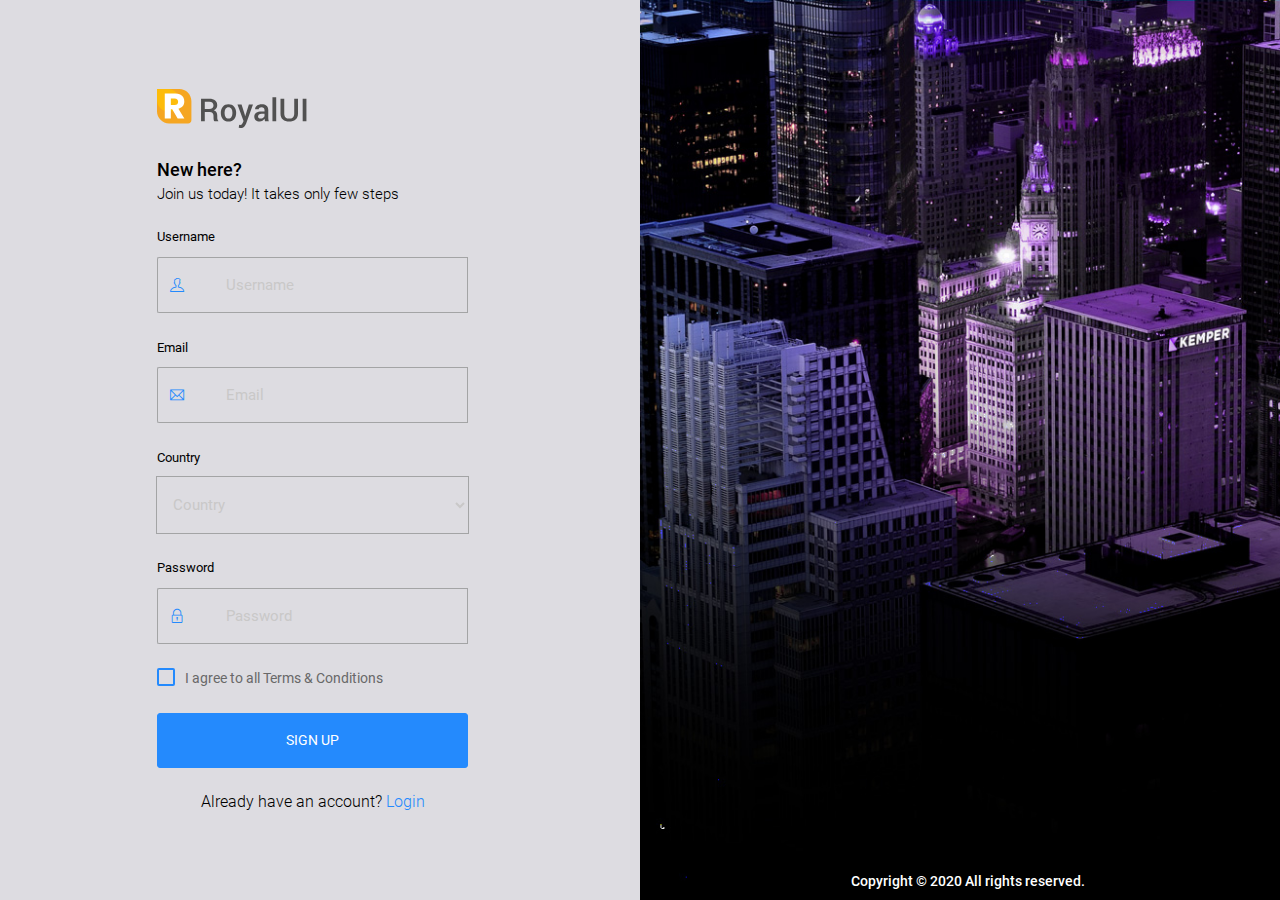
<file: static/admin/pages/samples/register-2.html>
<!DOCTYPE html>
<html lang="en">

<head>
  <!-- Required meta tags -->
  <meta charset="utf-8">
  <meta name="viewport" content="width=device-width, initial-scale=1, shrink-to-fit=no">
  <title>RoyalUI Admin</title>
  <!-- plugins:css -->
  <link rel="stylesheet" href="../../vendors/ti-icons/css/themify-icons.css">
  <link rel="stylesheet" href="../../vendors/base/vendor.bundle.base.css">
  <!-- endinject -->
  <!-- plugin css for this page -->
  <!-- End plugin css for this page -->
  <!-- inject:css -->
  <link rel="stylesheet" href="../../css/style.css">
  <!-- endinject -->
  <link rel="shortcut icon" href="../../images/favicon.png" />
</head>

<body>
  <div class="container-scroller">
    <div class="container-fluid page-body-wrapper full-page-wrapper">
      <div class="content-wrapper d-flex align-items-stretch auth auth-img-bg">
        <div class="row flex-grow">
          <div class="col-lg-6 d-flex align-items-center justify-content-center">
            <div class="auth-form-transparent text-left p-3">
              <div class="brand-logo">
                <img src="../../images/logo.svg" alt="logo">
              </div>
              <h4>New here?</h4>
              <h6 class="font-weight-light">Join us today! It takes only few steps</h6>
              <form class="pt-3">
                <div class="form-group">
                  <label>Username</label>
                  <div class="input-group">
                    <div class="input-group-prepend bg-transparent">
                      <span class="input-group-text bg-transparent border-right-0">
                        <i class="ti-user text-primary"></i>
                      </span>
                    </div>
                    <input type="text" class="form-control form-control-lg border-left-0" placeholder="Username">
                  </div>
                </div>
                <div class="form-group">
                  <label>Email</label>
                  <div class="input-group">
                    <div class="input-group-prepend bg-transparent">
                      <span class="input-group-text bg-transparent border-right-0">
                        <i class="ti-email text-primary"></i>
                      </span>
                    </div>
                    <input type="email" class="form-control form-control-lg border-left-0" placeholder="Email">
                  </div>
                </div>
                <div class="form-group">
                  <label>Country</label>
                  <select class="form-control form-control-lg" id="exampleFormControlSelect2">
                    <option>Country</option>
                    <option>United States of America</option>
                    <option>United Kingdom</option>
                    <option>India</option>
                    <option>Germany</option>
                    <option>Argentina</option>
                  </select>
                </div>
                <div class="form-group">
                  <label>Password</label>
                  <div class="input-group">
                    <div class="input-group-prepend bg-transparent">
                      <span class="input-group-text bg-transparent border-right-0">
                        <i class="ti-lock text-primary"></i>
                      </span>
                    </div>
                    <input type="password" class="form-control form-control-lg border-left-0" id="exampleInputPassword" placeholder="Password">                        
                  </div>
                </div>
                <div class="mb-4">
                  <div class="form-check">
                    <label class="form-check-label text-muted">
                      <input type="checkbox" class="form-check-input">
                      I agree to all Terms & Conditions
                    </label>
                  </div>
                </div>
                <div class="mt-3">
                  <a class="btn btn-block btn-primary btn-lg font-weight-medium auth-form-btn" href="../../index.html">SIGN UP</a>
                </div>
                <div class="text-center mt-4 font-weight-light">
                  Already have an account? <a href="login.html" class="text-primary">Login</a>
                </div>
              </form>
            </div>
          </div>
          <div class="col-lg-6 register-half-bg d-flex flex-row">
            <p class="text-white font-weight-medium text-center flex-grow align-self-end">Copyright &copy; 2020  All rights reserved.</p>
          </div>
        </div>
      </div>
      <!-- content-wrapper ends -->
    </div>
    <!-- page-body-wrapper ends -->
  </div>
  <!-- container-scroller -->
  <!-- plugins:js -->
  <script src="../../vendors/base/vendor.bundle.base.js"></script>
  <!-- endinject -->
  <!-- inject:js -->
  <script src="../../js/off-canvas.js"></script>
  <script src="../../js/hoverable-collapse.js"></script>
  <script src="../../js/template.js"></script>
  <script src="../../js/todolist.js"></script>
  <!-- endinject -->
</body>

</html>
</file>
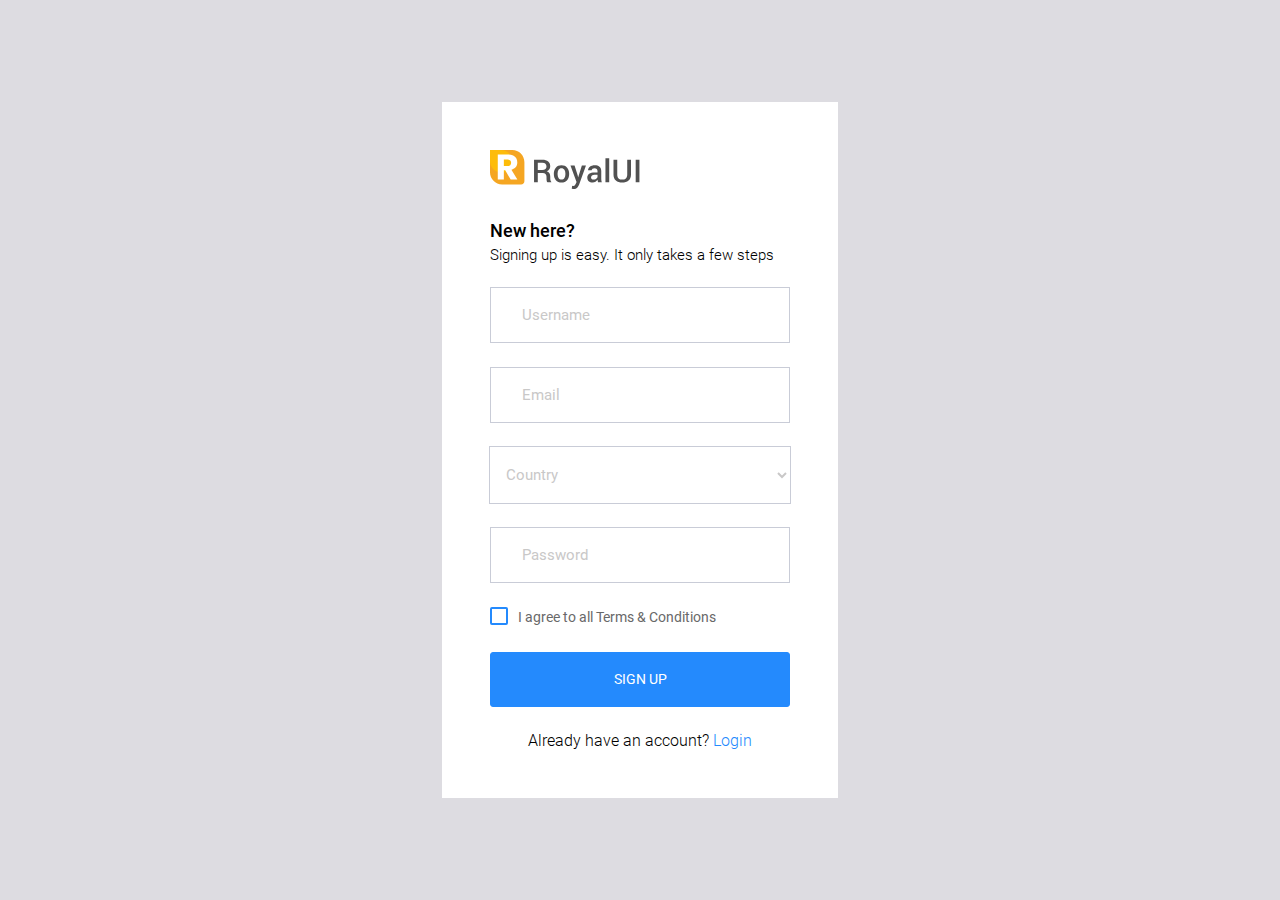
<file: static/admin/pages/samples/register.html>
<!DOCTYPE html>
<html lang="en">

<head>
  <!-- Required meta tags -->
  <meta charset="utf-8">
  <meta name="viewport" content="width=device-width, initial-scale=1, shrink-to-fit=no">
  <title>RoyalUI Admin</title>
  <!-- plugins:css -->
  <link rel="stylesheet" href="../../vendors/ti-icons/css/themify-icons.css">
  <link rel="stylesheet" href="../../vendors/base/vendor.bundle.base.css">
  <!-- endinject -->
  <!-- plugin css for this page -->
  <!-- End plugin css for this page -->
  <!-- inject:css -->
  <link rel="stylesheet" href="../../css/style.css">
  <!-- endinject -->
  <link rel="shortcut icon" href="../../images/favicon.png" />
</head>

<body>
  <div class="container-scroller">
    <div class="container-fluid page-body-wrapper full-page-wrapper">
      <div class="content-wrapper d-flex align-items-center auth px-0">
        <div class="row w-100 mx-0">
          <div class="col-lg-4 mx-auto">
            <div class="auth-form-light text-left py-5 px-4 px-sm-5">
              <div class="brand-logo">
                <img src="../../images/logo.svg" alt="logo">
              </div>
              <h4>New here?</h4>
              <h6 class="font-weight-light">Signing up is easy. It only takes a few steps</h6>
              <form class="pt-3">
                <div class="form-group">
                  <input type="text" class="form-control form-control-lg" id="exampleInputUsername1" placeholder="Username">
                </div>
                <div class="form-group">
                  <input type="email" class="form-control form-control-lg" id="exampleInputEmail1" placeholder="Email">
                </div>
                <div class="form-group">
                  <select class="form-control form-control-lg" id="exampleFormControlSelect2">
                    <option>Country</option>
                    <option>United States of America</option>
                    <option>United Kingdom</option>
                    <option>India</option>
                    <option>Germany</option>
                    <option>Argentina</option>
                  </select>
                </div>
                <div class="form-group">
                  <input type="password" class="form-control form-control-lg" id="exampleInputPassword1" placeholder="Password">
                </div>
                <div class="mb-4">
                  <div class="form-check">
                    <label class="form-check-label text-muted">
                      <input type="checkbox" class="form-check-input">
                      I agree to all Terms & Conditions
                    </label>
                  </div>
                </div>
                <div class="mt-3">
                  <a class="btn btn-block btn-primary btn-lg font-weight-medium auth-form-btn" href="../../index.html">SIGN UP</a>
                </div>
                <div class="text-center mt-4 font-weight-light">
                  Already have an account? <a href="login.html" class="text-primary">Login</a>
                </div>
              </form>
            </div>
          </div>
        </div>
      </div>
      <!-- content-wrapper ends -->
    </div>
    <!-- page-body-wrapper ends -->
  </div>
  <!-- container-scroller -->
  <!-- plugins:js -->
  <script src="../../vendors/base/vendor.bundle.base.js"></script>
  <!-- endinject -->
  <!-- inject:js -->
  <script src="../../js/off-canvas.js"></script>
  <script src="../../js/hoverable-collapse.js"></script>
  <script src="../../js/template.js"></script>
  <script src="../../js/todolist.js"></script>
  <!-- endinject -->
</body>

</html>
</file>
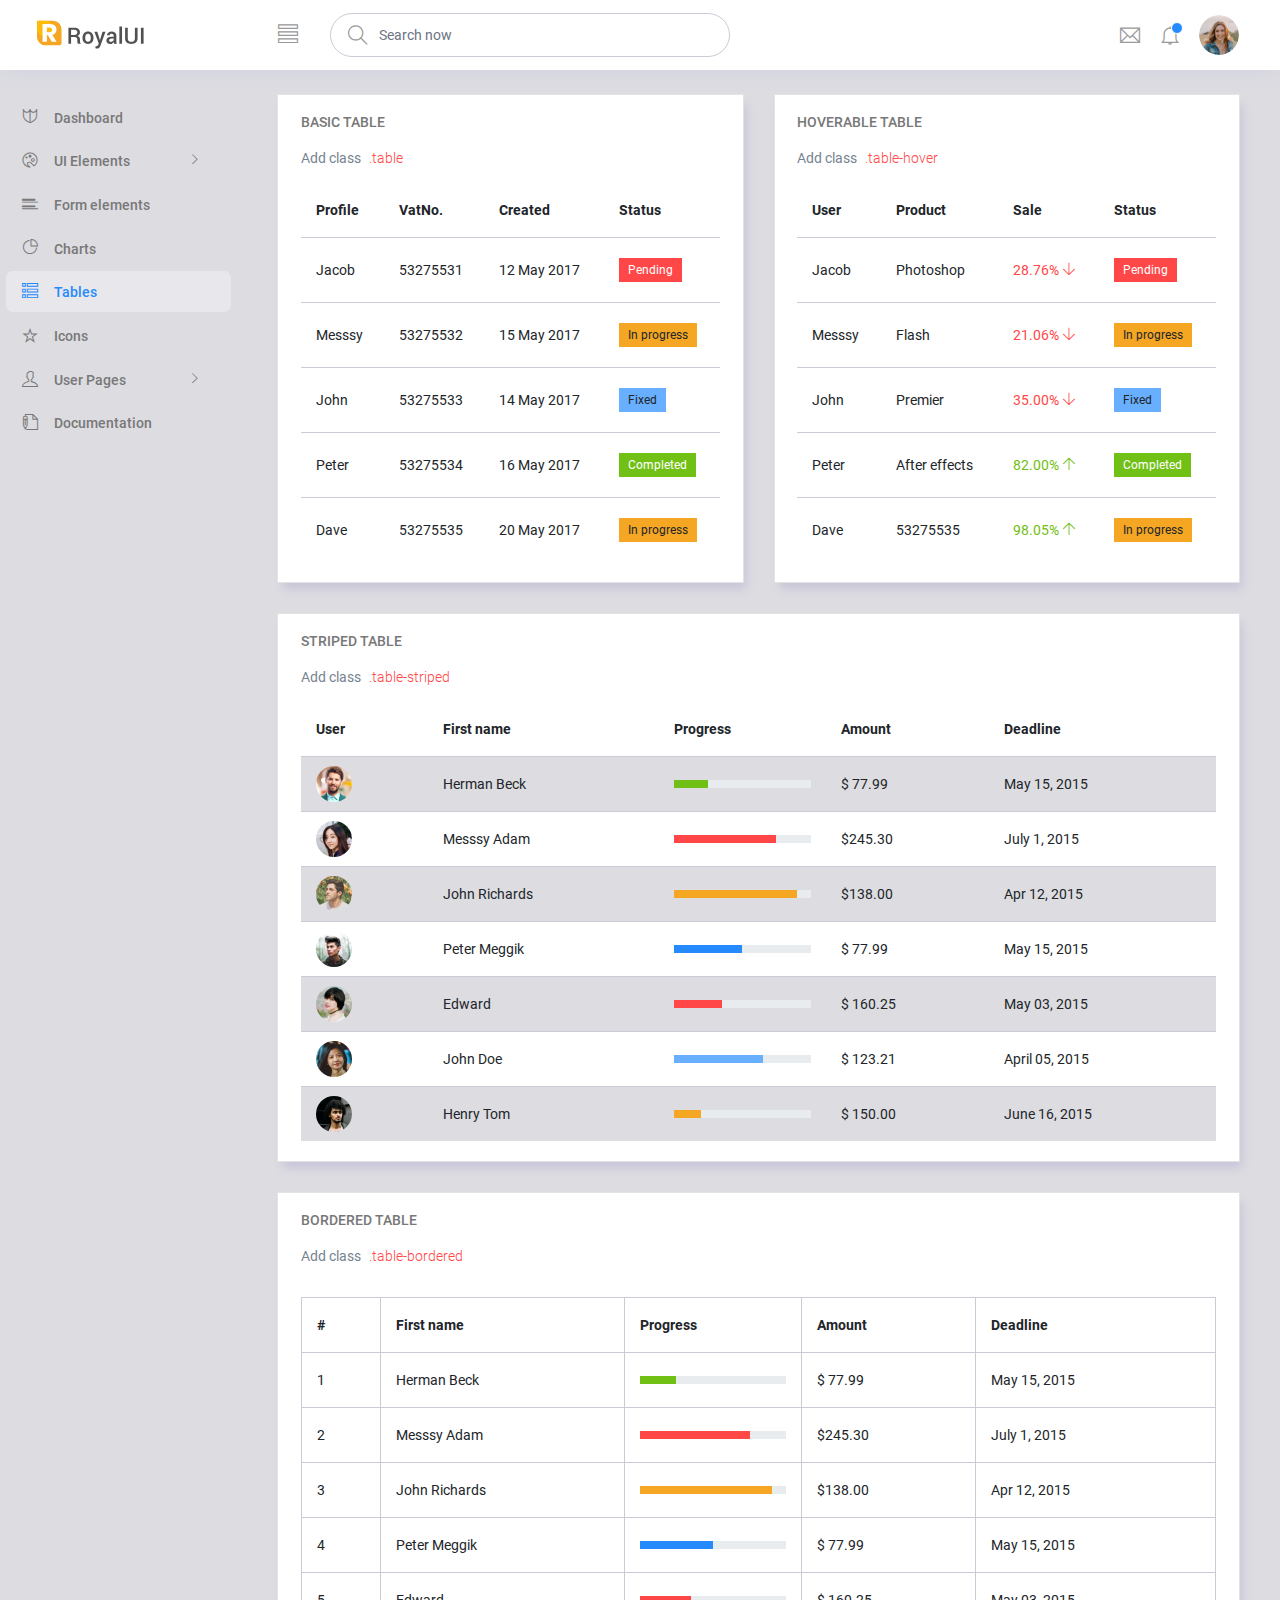
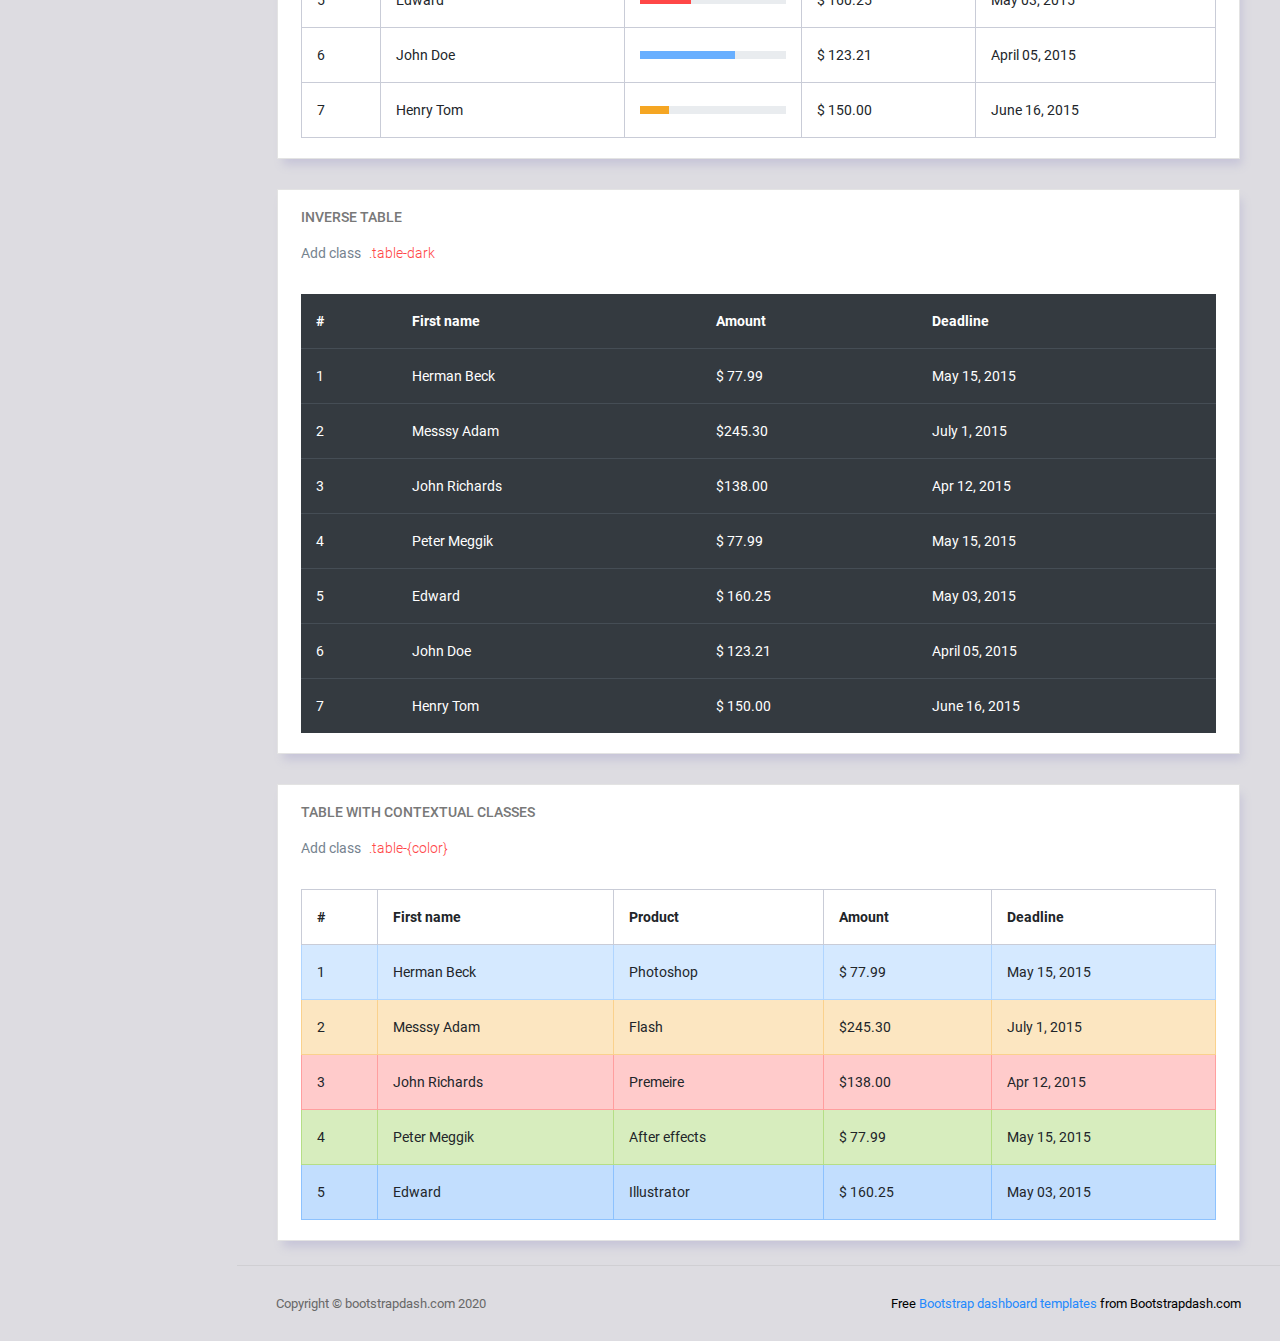
<file: static/admin/pages/tables/basic-table.html>
<!DOCTYPE html>
<html lang="en">

<head>
  <!-- Required meta tags -->
  <meta charset="utf-8">
  <meta name="viewport" content="width=device-width, initial-scale=1, shrink-to-fit=no">
  <title>RoyalUI Admin</title>
  <!-- plugins:css -->
  <link rel="stylesheet" href="../../vendors/ti-icons/css/themify-icons.css">
  <link rel="stylesheet" href="../../vendors/base/vendor.bundle.base.css">
  <!-- endinject -->
  <!-- inject:css -->
  <link rel="stylesheet" href="../../css/style.css">
  <!-- endinject -->
  <link rel="shortcut icon" href="../../images/favicon.png" />
</head>

<body>
  <div class="container-scroller">
    <!-- partial:../../partials/_navbar.html -->
    <nav class="navbar col-lg-12 col-12 p-0 fixed-top d-flex flex-row">
      <div class="text-center navbar-brand-wrapper d-flex align-items-center justify-content-center">
        <a class="navbar-brand brand-logo mr-5" href="../../index.html"><img src="../../images/logo.svg" class="mr-2" alt="logo"/></a>
        <a class="navbar-brand brand-logo-mini" href="../../index.html"><img src="../../images/logo-mini.svg" alt="logo"/></a>
      </div>
      <div class="navbar-menu-wrapper d-flex align-items-center justify-content-end">
        <button class="navbar-toggler navbar-toggler align-self-center" type="button" data-toggle="minimize">
          <span class="ti-view-list"></span>
        </button>
        <ul class="navbar-nav mr-lg-2">
          <li class="nav-item nav-search d-none d-lg-block">
            <div class="input-group">
              <div class="input-group-prepend hover-cursor" id="navbar-search-icon">
                <span class="input-group-text" id="search">
                  <i class="ti-search"></i>
                </span>
              </div>
              <input type="text" class="form-control" id="navbar-search-input" placeholder="Search now" aria-label="search" aria-describedby="search">
            </div>
          </li>
        </ul>
        <ul class="navbar-nav navbar-nav-right">
          <li class="nav-item dropdown mr-1">
            <a class="nav-link count-indicator dropdown-toggle d-flex justify-content-center align-items-center" id="messageDropdown" href="#" data-toggle="dropdown">
              <i class="ti-email mx-0"></i>
            </a>
            <div class="dropdown-menu dropdown-menu-right navbar-dropdown" aria-labelledby="messageDropdown">
              <p class="mb-0 font-weight-normal float-left dropdown-header">Messages</p>
              <a class="dropdown-item">
                <div class="item-thumbnail">
                    <img src="../../images/faces/face4.jpg" alt="image" class="profile-pic">
                </div>
                <div class="item-content flex-grow">
                  <h6 class="ellipsis font-weight-normal">David Grey
                  </h6>
                  <p class="font-weight-light small-text text-muted mb-0">
                    The meeting is cancelled
                  </p>
                </div>
              </a>
              <a class="dropdown-item">
                <div class="item-thumbnail">
                    <img src="../../images/faces/face2.jpg" alt="image" class="profile-pic">
                </div>
                <div class="item-content flex-grow">
                  <h6 class="ellipsis font-weight-normal">Tim Cook
                  </h6>
                  <p class="font-weight-light small-text text-muted mb-0">
                    New product launch
                  </p>
                </div>
              </a>
              <a class="dropdown-item">
                <div class="item-thumbnail">
                    <img src="../../images/faces/face3.jpg" alt="image" class="profile-pic">
                </div>
                <div class="item-content flex-grow">
                  <h6 class="ellipsis font-weight-normal"> Johnson
                  </h6>
                  <p class="font-weight-light small-text text-muted mb-0">
                    Upcoming board meeting
                  </p>
                </div>
              </a>
            </div>
          </li>
          <li class="nav-item dropdown">
            <a class="nav-link count-indicator dropdown-toggle" id="notificationDropdown" href="#" data-toggle="dropdown">
              <i class="ti-bell mx-0"></i>
              <span class="count"></span>
            </a>
            <div class="dropdown-menu dropdown-menu-right navbar-dropdown" aria-labelledby="notificationDropdown">
              <p class="mb-0 font-weight-normal float-left dropdown-header">Notifications</p>
              <a class="dropdown-item">
                <div class="item-thumbnail">
                  <div class="item-icon bg-success">
                    <i class="ti-info-alt mx-0"></i>
                  </div>
                </div>
                <div class="item-content">
                  <h6 class="font-weight-normal">Application Error</h6>
                  <p class="font-weight-light small-text mb-0 text-muted">
                    Just now
                  </p>
                </div>
              </a>
              <a class="dropdown-item">
                <div class="item-thumbnail">
                  <div class="item-icon bg-warning">
                    <i class="ti-settings mx-0"></i>
                  </div>
                </div>
                <div class="item-content">
                  <h6 class="font-weight-normal">Settings</h6>
                  <p class="font-weight-light small-text mb-0 text-muted">
                    Private message
                  </p>
                </div>
              </a>
              <a class="dropdown-item">
                <div class="item-thumbnail">
                  <div class="item-icon bg-info">
                    <i class="ti-user mx-0"></i>
                  </div>
                </div>
                <div class="item-content">
                  <h6 class="font-weight-normal">New user registration</h6>
                  <p class="font-weight-light small-text mb-0 text-muted">
                    2 days ago
                  </p>
                </div>
              </a>
            </div>
          </li>
          <li class="nav-item nav-profile dropdown">
            <a class="nav-link dropdown-toggle" href="#" data-toggle="dropdown" id="profileDropdown">
              <img src="../../images/faces/face28.jpg" alt="profile"/>
            </a>
            <div class="dropdown-menu dropdown-menu-right navbar-dropdown" aria-labelledby="profileDropdown">
              <a class="dropdown-item">
                <i class="ti-settings text-primary"></i>
                Settings
              </a>
              <a class="dropdown-item">
                <i class="ti-power-off text-primary"></i>
                Logout
              </a>
            </div>
          </li>
        </ul>
        <button class="navbar-toggler navbar-toggler-right d-lg-none align-self-center" type="button" data-toggle="offcanvas">
          <span class="ti-view-list"></span>
        </button>
      </div>
    </nav>
    <!-- partial -->
    <div class="container-fluid page-body-wrapper">
      <!-- partial:../../partials/_sidebar.html -->
      <nav class="sidebar sidebar-offcanvas" id="sidebar">
        <ul class="nav">
          <li class="nav-item">
            <a class="nav-link" href="../../index.html">
              <i class="ti-shield menu-icon"></i>
              <span class="menu-title">Dashboard</span>
            </a>
          </li>
          <li class="nav-item">
            <a class="nav-link" data-toggle="collapse" href="#ui-basic" aria-expanded="false" aria-controls="ui-basic">
              <i class="ti-palette menu-icon"></i>
              <span class="menu-title">UI Elements</span>
              <i class="menu-arrow"></i>
            </a>
            <div class="collapse" id="ui-basic">
              <ul class="nav flex-column sub-menu">
                <li class="nav-item"> <a class="nav-link" href="../../pages/ui-features/buttons.html">Buttons</a></li>
                <li class="nav-item"> <a class="nav-link" href="../../pages/ui-features/typography.html">Typography</a></li>
              </ul>
            </div>
          </li>
          <li class="nav-item">
            <a class="nav-link" href="../../pages/forms/basic_elements.html">
              <i class="ti-layout-list-post menu-icon"></i>
              <span class="menu-title">Form elements</span>
            </a>
          </li>
          <li class="nav-item">
            <a class="nav-link" href="../../pages/charts/chartjs.html">
              <i class="ti-pie-chart menu-icon"></i>
              <span class="menu-title">Charts</span>
            </a>
          </li>
          <li class="nav-item">
            <a class="nav-link" href="../../pages/tables/basic-table.html">
              <i class="ti-view-list-alt menu-icon"></i>
              <span class="menu-title">Tables</span>
            </a>
          </li>
          <li class="nav-item">
            <a class="nav-link" href="../../pages/icons/themify.html">
              <i class="ti-star menu-icon"></i>
              <span class="menu-title">Icons</span>
            </a>
          </li>
          <li class="nav-item">
            <a class="nav-link" data-toggle="collapse" href="#auth" aria-expanded="false" aria-controls="auth">
              <i class="ti-user menu-icon"></i>
              <span class="menu-title">User Pages</span>
              <i class="menu-arrow"></i>
            </a>
            <div class="collapse" id="auth">
              <ul class="nav flex-column sub-menu">
                <li class="nav-item"> <a class="nav-link" href="../../pages/samples/login.html"> Login </a></li>
                <li class="nav-item"> <a class="nav-link" href="../../pages/samples/login-2.html"> Login 2 </a></li>
                <li class="nav-item"> <a class="nav-link" href="../../pages/samples/register.html"> Register </a></li>
                <li class="nav-item"> <a class="nav-link" href="../../pages/samples/register-2.html"> Register 2 </a></li>
                <li class="nav-item"> <a class="nav-link" href="../../pages/samples/lock-screen.html"> Lockscreen </a></li>
              </ul>
            </div>
          </li>
          <li class="nav-item">
            <a class="nav-link" href="../../documentation/documentation.html">
              <i class="ti-write menu-icon"></i>
              <span class="menu-title">Documentation</span>
            </a>
          </li>
        </ul>
      </nav>
      <!-- partial -->
      <div class="main-panel">
        <div class="content-wrapper">
          <div class="row">
            <div class="col-lg-6 grid-margin stretch-card">
              <div class="card">
                <div class="card-body">
                  <h4 class="card-title">Basic Table</h4>
                  <p class="card-description">
                    Add class <code>.table</code>
                  </p>
                  <div class="table-responsive">
                    <table class="table">
                      <thead>
                        <tr>
                          <th>Profile</th>
                          <th>VatNo.</th>
                          <th>Created</th>
                          <th>Status</th>
                        </tr>
                      </thead>
                      <tbody>
                        <tr>
                          <td>Jacob</td>
                          <td>53275531</td>
                          <td>12 May 2017</td>
                          <td><label class="badge badge-danger">Pending</label></td>
                        </tr>
                        <tr>
                          <td>Messsy</td>
                          <td>53275532</td>
                          <td>15 May 2017</td>
                          <td><label class="badge badge-warning">In progress</label></td>
                        </tr>
                        <tr>
                          <td>John</td>
                          <td>53275533</td>
                          <td>14 May 2017</td>
                          <td><label class="badge badge-info">Fixed</label></td>
                        </tr>
                        <tr>
                          <td>Peter</td>
                          <td>53275534</td>
                          <td>16 May 2017</td>
                          <td><label class="badge badge-success">Completed</label></td>
                        </tr>
                        <tr>
                          <td>Dave</td>
                          <td>53275535</td>
                          <td>20 May 2017</td>
                          <td><label class="badge badge-warning">In progress</label></td>
                        </tr>
                      </tbody>
                    </table>
                  </div>
                </div>
              </div>
            </div>
            <div class="col-lg-6 grid-margin stretch-card">
              <div class="card">
                <div class="card-body">
                  <h4 class="card-title">Hoverable Table</h4>
                  <p class="card-description">
                    Add class <code>.table-hover</code>
                  </p>
                  <div class="table-responsive">
                    <table class="table table-hover">
                      <thead>
                        <tr>
                          <th>User</th>
                          <th>Product</th>
                          <th>Sale</th>
                          <th>Status</th>
                        </tr>
                      </thead>
                      <tbody>
                        <tr>
                          <td>Jacob</td>
                          <td>Photoshop</td>
                          <td class="text-danger"> 28.76% <i class="ti-arrow-down"></i></td>
                          <td><label class="badge badge-danger">Pending</label></td>
                        </tr>
                        <tr>
                          <td>Messsy</td>
                          <td>Flash</td>
                          <td class="text-danger"> 21.06% <i class="ti-arrow-down"></i></td>
                          <td><label class="badge badge-warning">In progress</label></td>
                        </tr>
                        <tr>
                          <td>John</td>
                          <td>Premier</td>
                          <td class="text-danger"> 35.00% <i class="ti-arrow-down"></i></td>
                          <td><label class="badge badge-info">Fixed</label></td>
                        </tr>
                        <tr>
                          <td>Peter</td>
                          <td>After effects</td>
                          <td class="text-success"> 82.00% <i class="ti-arrow-up"></i></td>
                          <td><label class="badge badge-success">Completed</label></td>
                        </tr>
                        <tr>
                          <td>Dave</td>
                          <td>53275535</td>
                          <td class="text-success"> 98.05% <i class="ti-arrow-up"></i></td>
                          <td><label class="badge badge-warning">In progress</label></td>
                        </tr>
                      </tbody>
                    </table>
                  </div>
                </div>
              </div>
            </div>
            <div class="col-lg-12 grid-margin stretch-card">
              <div class="card">
                <div class="card-body">
                  <h4 class="card-title">Striped Table</h4>
                  <p class="card-description">
                    Add class <code>.table-striped</code>
                  </p>
                  <div class="table-responsive">
                    <table class="table table-striped">
                      <thead>
                        <tr>
                          <th>
                            User
                          </th>
                          <th>
                            First name
                          </th>
                          <th>
                            Progress
                          </th>
                          <th>
                            Amount
                          </th>
                          <th>
                            Deadline
                          </th>
                        </tr>
                      </thead>
                      <tbody>
                        <tr>
                          <td class="py-1">
                            <img src="../../images/faces/face1.jpg" alt="image"/>
                          </td>
                          <td>
                            Herman Beck
                          </td>
                          <td>
                            <div class="progress">
                              <div class="progress-bar bg-success" role="progressbar" style="width: 25%" aria-valuenow="25" aria-valuemin="0" aria-valuemax="100"></div>
                            </div>
                          </td>
                          <td>
                            $ 77.99
                          </td>
                          <td>
                            May 15, 2015
                          </td>
                        </tr>
                        <tr>
                          <td class="py-1">
                            <img src="../../images/faces/face2.jpg" alt="image"/>
                          </td>
                          <td>
                            Messsy Adam
                          </td>
                          <td>
                            <div class="progress">
                              <div class="progress-bar bg-danger" role="progressbar" style="width: 75%" aria-valuenow="75" aria-valuemin="0" aria-valuemax="100"></div>
                            </div>
                          </td>
                          <td>
                            $245.30
                          </td>
                          <td>
                            July 1, 2015
                          </td>
                        </tr>
                        <tr>
                          <td class="py-1">
                            <img src="../../images/faces/face3.jpg" alt="image"/>
                          </td>
                          <td>
                            John Richards
                          </td>
                          <td>
                            <div class="progress">
                              <div class="progress-bar bg-warning" role="progressbar" style="width: 90%" aria-valuenow="90" aria-valuemin="0" aria-valuemax="100"></div>
                            </div>
                          </td>
                          <td>
                            $138.00
                          </td>
                          <td>
                            Apr 12, 2015
                          </td>
                        </tr>
                        <tr>
                          <td class="py-1">
                            <img src="../../images/faces/face4.jpg" alt="image"/>
                          </td>
                          <td>
                            Peter Meggik
                          </td>
                          <td>
                            <div class="progress">
                              <div class="progress-bar bg-primary" role="progressbar" style="width: 50%" aria-valuenow="50" aria-valuemin="0" aria-valuemax="100"></div>
                            </div>
                          </td>
                          <td>
                            $ 77.99
                          </td>
                          <td>
                            May 15, 2015
                          </td>
                        </tr>
                        <tr>
                          <td class="py-1">
                            <img src="../../images/faces/face5.jpg" alt="image"/>
                          </td>
                          <td>
                            Edward
                          </td>
                          <td>
                            <div class="progress">
                              <div class="progress-bar bg-danger" role="progressbar" style="width: 35%" aria-valuenow="35" aria-valuemin="0" aria-valuemax="100"></div>
                            </div>
                          </td>
                          <td>
                            $ 160.25
                          </td>
                          <td>
                            May 03, 2015
                          </td>
                        </tr>
                        <tr>
                          <td class="py-1">
                            <img src="../../images/faces/face6.jpg" alt="image"/>
                          </td>
                          <td>
                            John Doe
                          </td>
                          <td>
                            <div class="progress">
                              <div class="progress-bar bg-info" role="progressbar" style="width: 65%" aria-valuenow="65" aria-valuemin="0" aria-valuemax="100"></div>
                            </div>
                          </td>
                          <td>
                            $ 123.21
                          </td>
                          <td>
                            April 05, 2015
                          </td>
                        </tr>
                        <tr>
                          <td class="py-1">
                            <img src="../../images/faces/face7.jpg" alt="image"/>
                          </td>
                          <td>
                            Henry Tom
                          </td>
                          <td>
                            <div class="progress">
                              <div class="progress-bar bg-warning" role="progressbar" style="width: 20%" aria-valuenow="20" aria-valuemin="0" aria-valuemax="100"></div>
                            </div>
                          </td>
                          <td>
                            $ 150.00
                          </td>
                          <td>
                            June 16, 2015
                          </td>
                        </tr>
                      </tbody>
                    </table>
                  </div>
                </div>
              </div>
            </div>
            <div class="col-lg-12 grid-margin stretch-card">
              <div class="card">
                <div class="card-body">
                  <h4 class="card-title">Bordered table</h4>
                  <p class="card-description">
                    Add class <code>.table-bordered</code>
                  </p>
                  <div class="table-responsive pt-3">
                    <table class="table table-bordered">
                      <thead>
                        <tr>
                          <th>
                            #
                          </th>
                          <th>
                            First name
                          </th>
                          <th>
                            Progress
                          </th>
                          <th>
                            Amount
                          </th>
                          <th>
                            Deadline
                          </th>
                        </tr>
                      </thead>
                      <tbody>
                        <tr>
                          <td>
                            1
                          </td>
                          <td>
                            Herman Beck
                          </td>
                          <td>
                            <div class="progress">
                              <div class="progress-bar bg-success" role="progressbar" style="width: 25%" aria-valuenow="25" aria-valuemin="0" aria-valuemax="100"></div>
                            </div>
                          </td>
                          <td>
                            $ 77.99
                          </td>
                          <td>
                            May 15, 2015
                          </td>
                        </tr>
                        <tr>
                          <td>
                            2
                          </td>
                          <td>
                            Messsy Adam
                          </td>
                          <td>
                            <div class="progress">
                              <div class="progress-bar bg-danger" role="progressbar" style="width: 75%" aria-valuenow="75" aria-valuemin="0" aria-valuemax="100"></div>
                            </div>
                          </td>
                          <td>
                            $245.30
                          </td>
                          <td>
                            July 1, 2015
                          </td>
                        </tr>
                        <tr>
                          <td>
                            3
                          </td>
                          <td>
                            John Richards
                          </td>
                          <td>
                            <div class="progress">
                              <div class="progress-bar bg-warning" role="progressbar" style="width: 90%" aria-valuenow="90" aria-valuemin="0" aria-valuemax="100"></div>
                            </div>
                          </td>
                          <td>
                            $138.00
                          </td>
                          <td>
                            Apr 12, 2015
                          </td>
                        </tr>
                        <tr>
                          <td>
                            4
                          </td>
                          <td>
                            Peter Meggik
                          </td>
                          <td>
                            <div class="progress">
                              <div class="progress-bar bg-primary" role="progressbar" style="width: 50%" aria-valuenow="50" aria-valuemin="0" aria-valuemax="100"></div>
                            </div>
                          </td>
                          <td>
                            $ 77.99
                          </td>
                          <td>
                            May 15, 2015
                          </td>
                        </tr>
                        <tr>
                          <td>
                            5
                          </td>
                          <td>
                            Edward
                          </td>
                          <td>
                            <div class="progress">
                              <div class="progress-bar bg-danger" role="progressbar" style="width: 35%" aria-valuenow="35" aria-valuemin="0" aria-valuemax="100"></div>
                            </div>
                          </td>
                          <td>
                            $ 160.25
                          </td>
                          <td>
                            May 03, 2015
                          </td>
                        </tr>
                        <tr>
                          <td>
                            6
                          </td>
                          <td>
                            John Doe
                          </td>
                          <td>
                            <div class="progress">
                              <div class="progress-bar bg-info" role="progressbar" style="width: 65%" aria-valuenow="65" aria-valuemin="0" aria-valuemax="100"></div>
                            </div>
                          </td>
                          <td>
                            $ 123.21
                          </td>
                          <td>
                            April 05, 2015
                          </td>
                        </tr>
                        <tr>
                          <td>
                            7
                          </td>
                          <td>
                            Henry Tom
                          </td>
                          <td>
                            <div class="progress">
                              <div class="progress-bar bg-warning" role="progressbar" style="width: 20%" aria-valuenow="20" aria-valuemin="0" aria-valuemax="100"></div>
                            </div>
                          </td>
                          <td>
                            $ 150.00
                          </td>
                          <td>
                            June 16, 2015
                          </td>
                        </tr>
                      </tbody>
                    </table>
                  </div>
                </div>
              </div>
            </div>
            <div class="col-lg-12 grid-margin stretch-card">
              <div class="card">
                <div class="card-body">
                  <h4 class="card-title">Inverse table</h4>
                  <p class="card-description">
                    Add class <code>.table-dark</code>
                  </p>
                  <div class="table-responsive pt-3">
                    <table class="table table-dark">
                      <thead>
                        <tr>
                          <th>
                            #
                          </th>
                          <th>
                            First name
                          </th>
                          <th>
                            Amount
                          </th>
                          <th>
                            Deadline
                          </th>
                        </tr>
                      </thead>
                      <tbody>
                        <tr>
                          <td>
                            1
                          </td>
                          <td>
                            Herman Beck
                          </td>
                          <td>
                            $ 77.99
                          </td>
                          <td>
                            May 15, 2015
                          </td>
                        </tr>
                        <tr>
                          <td>
                            2
                          </td>
                          <td>
                            Messsy Adam
                          </td>
                          <td>
                            $245.30
                          </td>
                          <td>
                            July 1, 2015
                          </td>
                        </tr>
                        <tr>
                          <td>
                            3
                          </td>
                          <td>
                            John Richards
                          </td>
                          <td>
                            $138.00
                          </td>
                          <td>
                            Apr 12, 2015
                          </td>
                        </tr>
                        <tr>
                          <td>
                            4
                          </td>
                          <td>
                            Peter Meggik
                          </td>
                          <td>
                            $ 77.99
                          </td>
                          <td>
                            May 15, 2015
                          </td>
                        </tr>
                        <tr>
                          <td>
                            5
                          </td>
                          <td>
                            Edward
                          </td>
                          <td>
                            $ 160.25
                          </td>
                          <td>
                            May 03, 2015
                          </td>
                        </tr>
                        <tr>
                          <td>
                            6
                          </td>
                          <td>
                            John Doe
                          </td>
                          <td>
                            $ 123.21
                          </td>
                          <td>
                            April 05, 2015
                          </td>
                        </tr>
                        <tr>
                          <td>
                            7
                          </td>
                          <td>
                            Henry Tom
                          </td>
                          <td>
                            $ 150.00
                          </td>
                          <td>
                            June 16, 2015
                          </td>
                        </tr>
                      </tbody>
                    </table>
                  </div>
                </div>
              </div>
            </div>
            <div class="col-lg-12 stretch-card">
              <div class="card">
                <div class="card-body">
                  <h4 class="card-title">Table with contextual classes</h4>
                  <p class="card-description">
                    Add class <code>.table-{color}</code>
                  </p>
                  <div class="table-responsive pt-3">
                    <table class="table table-bordered">
                      <thead>
                        <tr>
                          <th>
                            #
                          </th>
                          <th>
                            First name
                          </th>
                          <th>
                            Product
                          </th>
                          <th>
                            Amount
                          </th>
                          <th>
                            Deadline
                          </th>
                        </tr>
                      </thead>
                      <tbody>
                        <tr class="table-info">
                          <td>
                            1
                          </td>
                          <td>
                            Herman Beck
                          </td>
                          <td>
                            Photoshop
                          </td>
                          <td>
                            $ 77.99
                          </td>
                          <td>
                            May 15, 2015
                          </td>
                        </tr>
                        <tr class="table-warning">
                          <td>
                            2
                          </td>
                          <td>
                            Messsy Adam
                          </td>
                          <td>
                            Flash
                          </td>
                          <td>
                            $245.30
                          </td>
                          <td>
                            July 1, 2015
                          </td>
                        </tr>
                        <tr class="table-danger">
                          <td>
                            3
                          </td>
                          <td>
                            John Richards
                          </td>
                          <td>
                            Premeire
                          </td>
                          <td>
                            $138.00
                          </td>
                          <td>
                            Apr 12, 2015
                          </td>
                        </tr>
                        <tr class="table-success">
                          <td>
                            4
                          </td>
                          <td>
                            Peter Meggik
                          </td>
                          <td>
                            After effects
                          </td>
                          <td>
                            $ 77.99
                          </td>
                          <td>
                            May 15, 2015
                          </td>
                        </tr>
                        <tr class="table-primary">
                          <td>
                            5
                          </td>
                          <td>
                            Edward
                          </td>
                          <td>
                            Illustrator
                          </td>
                          <td>
                            $ 160.25
                          </td>
                          <td>
                            May 03, 2015
                          </td>
                        </tr>
                      </tbody>
                    </table>
                  </div>
                </div>
              </div>
            </div>
          </div>
        </div>
        <!-- content-wrapper ends -->
        <!-- partial:../../partials/_footer.html -->
        <footer class="footer">
          <div class="d-sm-flex justify-content-center justify-content-sm-between">
            <span class="text-muted d-block text-center text-sm-left d-sm-inline-block">Copyright © bootstrapdash.com 2020</span>
            <span class="float-none float-sm-right d-block mt-1 mt-sm-0 text-center"> Free <a href="https://www.bootstrapdash.com/" target="_blank">Bootstrap dashboard templates</a> from Bootstrapdash.com</span>
          </div>
        </footer>
        <!-- partial -->
      </div>
      <!-- main-panel ends -->
    </div>
    <!-- page-body-wrapper ends -->
  </div>
  <!-- container-scroller -->
  <!-- plugins:js -->
  <script src="../../vendors/base/vendor.bundle.base.js"></script>
  <!-- endinject -->
  <!-- Plugin js for this page-->
  <!-- End plugin js for this page-->
  <!-- inject:js -->
  <script src="../../js/off-canvas.js"></script>
  <script src="../../js/hoverable-collapse.js"></script>
  <script src="../../js/template.js"></script>
  <script src="../../js/todolist.js"></script>
  <!-- endinject -->
  <!-- Custom js for this page-->
  <!-- End custom js for this page-->
</body>

</html>
</file>
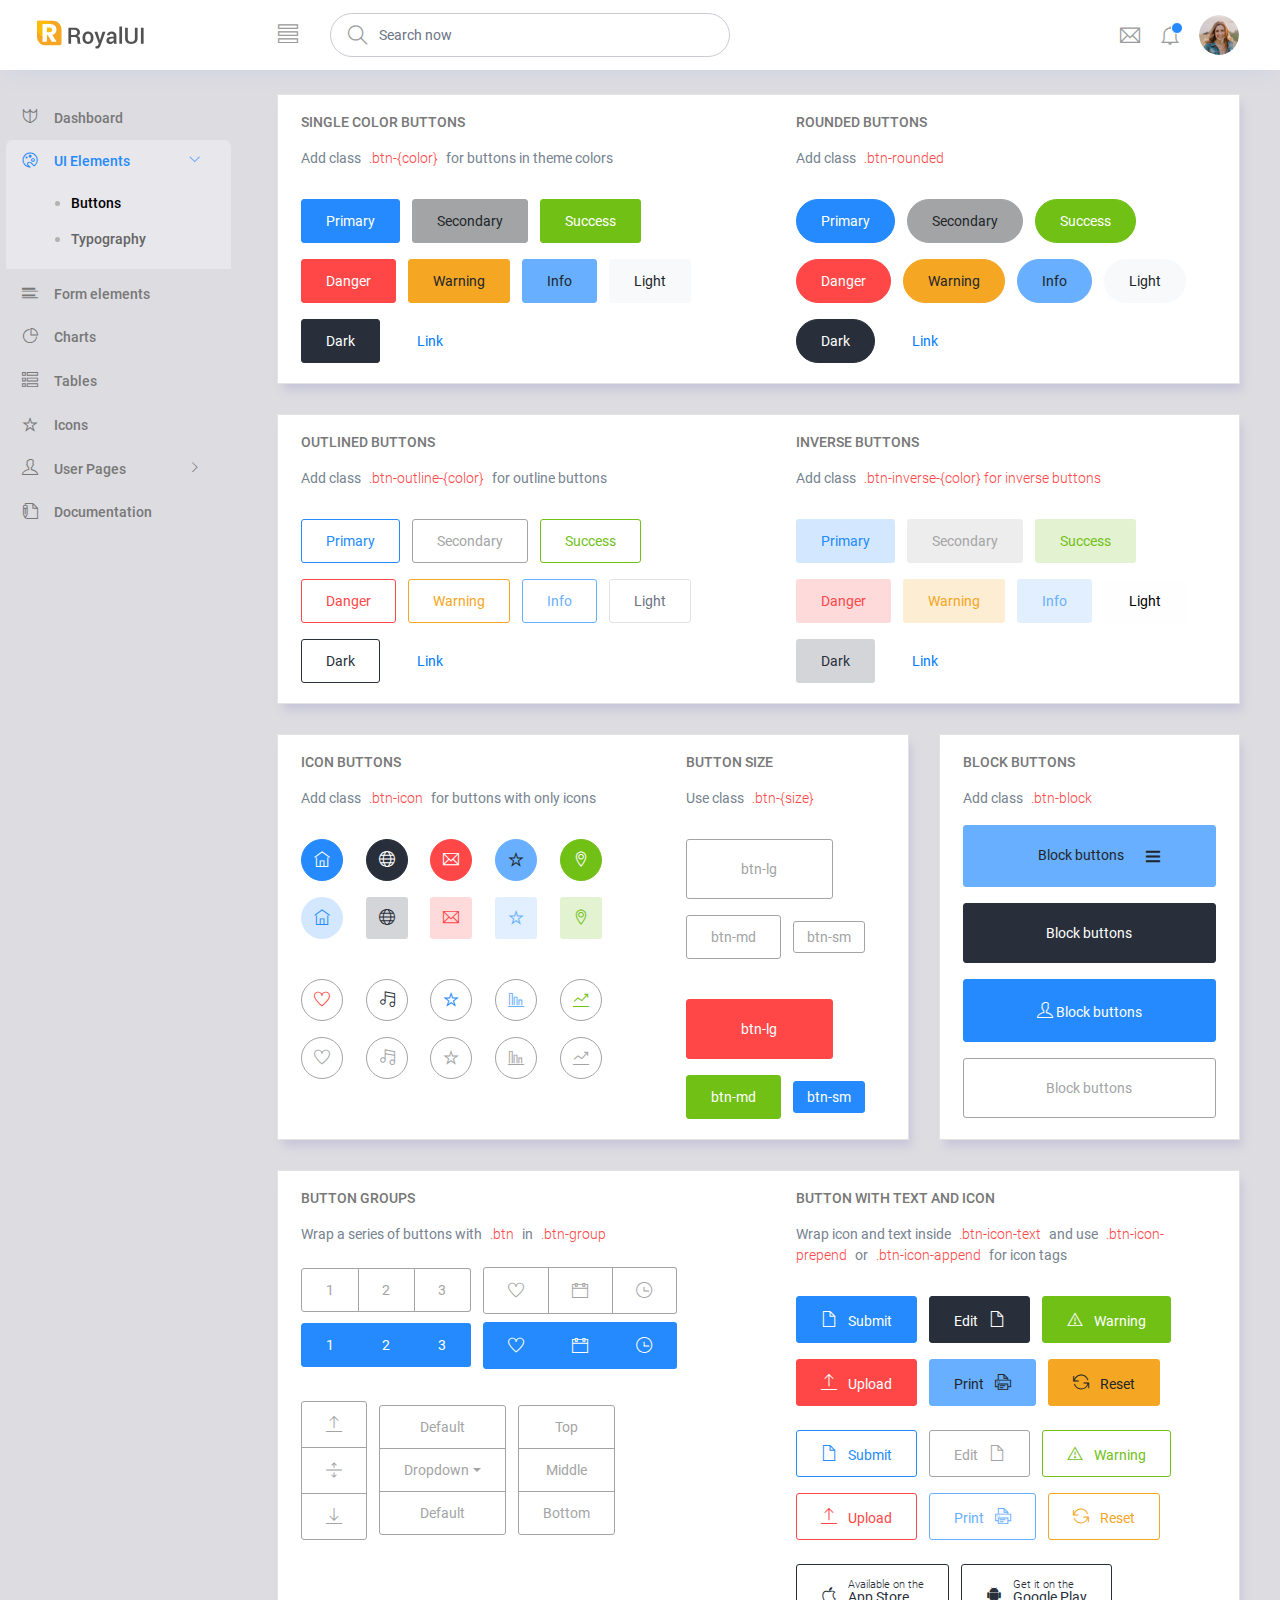
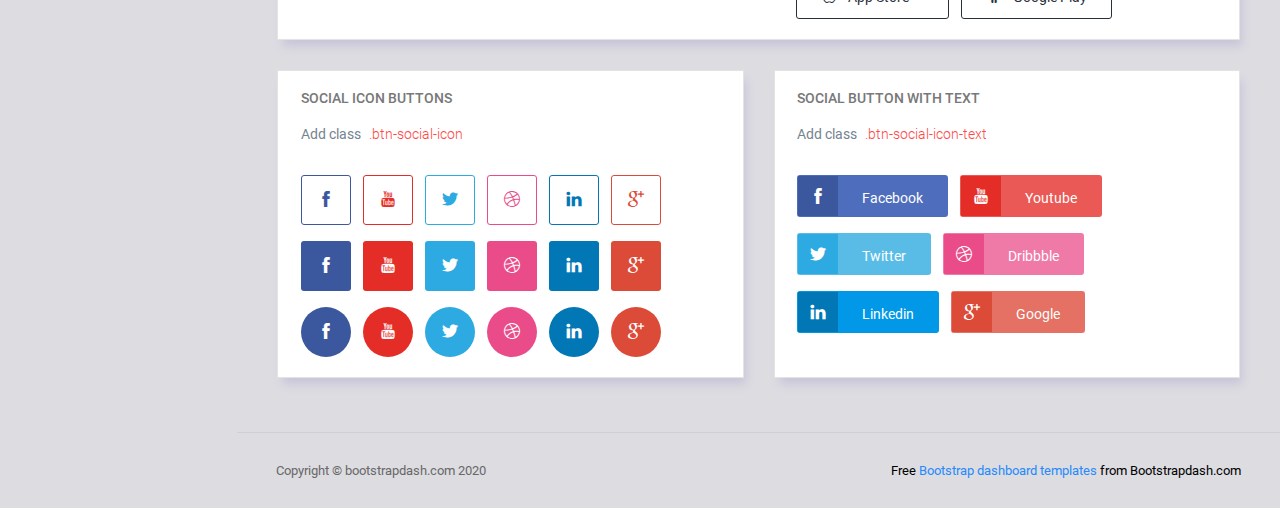
<file: static/admin/pages/ui-features/buttons.html>
<!DOCTYPE html>
<html lang="en">

<head>
  <!-- Required meta tags -->
  <meta charset="utf-8">
  <meta name="viewport" content="width=device-width, initial-scale=1, shrink-to-fit=no">
  <title>RoyalUI Admin</title>
  <!-- plugins:css -->
  <link rel="stylesheet" href="../../vendors/ti-icons/css/themify-icons.css">
  <link rel="stylesheet" href="../../vendors/base/vendor.bundle.base.css">
  <!-- endinject -->
  <!-- inject:css -->
  <link rel="stylesheet" href="../../css/style.css">
  <!-- endinject -->
  <link rel="shortcut icon" href="../../images/favicon.png" />
</head>

<body>
  <div class="container-scroller">
    <!-- partial:../../partials/_navbar.html -->
    <nav class="navbar col-lg-12 col-12 p-0 fixed-top d-flex flex-row">
      <div class="text-center navbar-brand-wrapper d-flex align-items-center justify-content-center">
        <a class="navbar-brand brand-logo mr-5" href="../../index.html"><img src="../../images/logo.svg" class="mr-2" alt="logo"/></a>
        <a class="navbar-brand brand-logo-mini" href="../../index.html"><img src="../../images/logo-mini.svg" alt="logo"/></a>
      </div>
      <div class="navbar-menu-wrapper d-flex align-items-center justify-content-end">
        <button class="navbar-toggler navbar-toggler align-self-center" type="button" data-toggle="minimize">
          <span class="ti-view-list"></span>
        </button>
        <ul class="navbar-nav mr-lg-2">
          <li class="nav-item nav-search d-none d-lg-block">
            <div class="input-group">
              <div class="input-group-prepend hover-cursor" id="navbar-search-icon">
                <span class="input-group-text" id="search">
                  <i class="ti-search"></i>
                </span>
              </div>
              <input type="text" class="form-control" id="navbar-search-input" placeholder="Search now" aria-label="search" aria-describedby="search">
            </div>
          </li>
        </ul>
        <ul class="navbar-nav navbar-nav-right">
          <li class="nav-item dropdown mr-1">
            <a class="nav-link count-indicator dropdown-toggle d-flex justify-content-center align-items-center" id="messageDropdown" href="#" data-toggle="dropdown">
              <i class="ti-email mx-0"></i>
            </a>
            <div class="dropdown-menu dropdown-menu-right navbar-dropdown" aria-labelledby="messageDropdown">
              <p class="mb-0 font-weight-normal float-left dropdown-header">Messages</p>
              <a class="dropdown-item">
                <div class="item-thumbnail">
                    <img src="../../images/faces/face4.jpg" alt="image" class="profile-pic">
                </div>
                <div class="item-content flex-grow">
                  <h6 class="ellipsis font-weight-normal">David Grey
                  </h6>
                  <p class="font-weight-light small-text text-muted mb-0">
                    The meeting is cancelled
                  </p>
                </div>
              </a>
              <a class="dropdown-item">
                <div class="item-thumbnail">
                    <img src="../../images/faces/face2.jpg" alt="image" class="profile-pic">
                </div>
                <div class="item-content flex-grow">
                  <h6 class="ellipsis font-weight-normal">Tim Cook
                  </h6>
                  <p class="font-weight-light small-text text-muted mb-0">
                    New product launch
                  </p>
                </div>
              </a>
              <a class="dropdown-item">
                <div class="item-thumbnail">
                    <img src="../../images/faces/face3.jpg" alt="image" class="profile-pic">
                </div>
                <div class="item-content flex-grow">
                  <h6 class="ellipsis font-weight-normal"> Johnson
                  </h6>
                  <p class="font-weight-light small-text text-muted mb-0">
                    Upcoming board meeting
                  </p>
                </div>
              </a>
            </div>
          </li>
          <li class="nav-item dropdown">
            <a class="nav-link count-indicator dropdown-toggle" id="notificationDropdown" href="#" data-toggle="dropdown">
              <i class="ti-bell mx-0"></i>
              <span class="count"></span>
            </a>
            <div class="dropdown-menu dropdown-menu-right navbar-dropdown" aria-labelledby="notificationDropdown">
              <p class="mb-0 font-weight-normal float-left dropdown-header">Notifications</p>
              <a class="dropdown-item">
                <div class="item-thumbnail">
                  <div class="item-icon bg-success">
                    <i class="ti-info-alt mx-0"></i>
                  </div>
                </div>
                <div class="item-content">
                  <h6 class="font-weight-normal">Application Error</h6>
                  <p class="font-weight-light small-text mb-0 text-muted">
                    Just now
                  </p>
                </div>
              </a>
              <a class="dropdown-item">
                <div class="item-thumbnail">
                  <div class="item-icon bg-warning">
                    <i class="ti-settings mx-0"></i>
                  </div>
                </div>
                <div class="item-content">
                  <h6 class="font-weight-normal">Settings</h6>
                  <p class="font-weight-light small-text mb-0 text-muted">
                    Private message
                  </p>
                </div>
              </a>
              <a class="dropdown-item">
                <div class="item-thumbnail">
                  <div class="item-icon bg-info">
                    <i class="ti-user mx-0"></i>
                  </div>
                </div>
                <div class="item-content">
                  <h6 class="font-weight-normal">New user registration</h6>
                  <p class="font-weight-light small-text mb-0 text-muted">
                    2 days ago
                  </p>
                </div>
              </a>
            </div>
          </li>
          <li class="nav-item nav-profile dropdown">
            <a class="nav-link dropdown-toggle" href="#" data-toggle="dropdown" id="profileDropdown">
              <img src="../../images/faces/face28.jpg" alt="profile"/>
            </a>
            <div class="dropdown-menu dropdown-menu-right navbar-dropdown" aria-labelledby="profileDropdown">
              <a class="dropdown-item">
                <i class="ti-settings text-primary"></i>
                Settings
              </a>
              <a class="dropdown-item">
                <i class="ti-power-off text-primary"></i>
                Logout
              </a>
            </div>
          </li>
        </ul>
        <button class="navbar-toggler navbar-toggler-right d-lg-none align-self-center" type="button" data-toggle="offcanvas">
          <span class="ti-view-list"></span>
        </button>
      </div>
    </nav>
    <!-- partial -->
    <div class="container-fluid page-body-wrapper">
      <!-- partial:../../partials/_sidebar.html -->
      <nav class="sidebar sidebar-offcanvas" id="sidebar">
        <ul class="nav">
          <li class="nav-item">
            <a class="nav-link" href="../../index.html">
              <i class="ti-shield menu-icon"></i>
              <span class="menu-title">Dashboard</span>
            </a>
          </li>
          <li class="nav-item">
            <a class="nav-link" data-toggle="collapse" href="#ui-basic" aria-expanded="false" aria-controls="ui-basic">
              <i class="ti-palette menu-icon"></i>
              <span class="menu-title">UI Elements</span>
              <i class="menu-arrow"></i>
            </a>
            <div class="collapse" id="ui-basic">
              <ul class="nav flex-column sub-menu">
                <li class="nav-item"> <a class="nav-link" href="../../pages/ui-features/buttons.html">Buttons</a></li>
                <li class="nav-item"> <a class="nav-link" href="../../pages/ui-features/typography.html">Typography</a></li>
              </ul>
            </div>
          </li>
          <li class="nav-item">
            <a class="nav-link" href="../../pages/forms/basic_elements.html">
              <i class="ti-layout-list-post menu-icon"></i>
              <span class="menu-title">Form elements</span>
            </a>
          </li>
          <li class="nav-item">
            <a class="nav-link" href="../../pages/charts/chartjs.html">
              <i class="ti-pie-chart menu-icon"></i>
              <span class="menu-title">Charts</span>
            </a>
          </li>
          <li class="nav-item">
            <a class="nav-link" href="../../pages/tables/basic-table.html">
              <i class="ti-view-list-alt menu-icon"></i>
              <span class="menu-title">Tables</span>
            </a>
          </li>
          <li class="nav-item">
            <a class="nav-link" href="../../pages/icons/themify.html">
              <i class="ti-star menu-icon"></i>
              <span class="menu-title">Icons</span>
            </a>
          </li>
          <li class="nav-item">
            <a class="nav-link" data-toggle="collapse" href="#auth" aria-expanded="false" aria-controls="auth">
              <i class="ti-user menu-icon"></i>
              <span class="menu-title">User Pages</span>
              <i class="menu-arrow"></i>
            </a>
            <div class="collapse" id="auth">
              <ul class="nav flex-column sub-menu">
                <li class="nav-item"> <a class="nav-link" href="../../pages/samples/login.html"> Login </a></li>
                <li class="nav-item"> <a class="nav-link" href="../../pages/samples/login-2.html"> Login 2 </a></li>
                <li class="nav-item"> <a class="nav-link" href="../../pages/samples/register.html"> Register </a></li>
                <li class="nav-item"> <a class="nav-link" href="../../pages/samples/register-2.html"> Register 2 </a></li>
                <li class="nav-item"> <a class="nav-link" href="../../pages/samples/lock-screen.html"> Lockscreen </a></li>
              </ul>
            </div>
          </li>
          <li class="nav-item">
            <a class="nav-link" href="../../documentation/documentation.html">
              <i class="ti-write menu-icon"></i>
              <span class="menu-title">Documentation</span>
            </a>
          </li>
        </ul>
      </nav>
      <!-- partial -->
      <div class="main-panel">          
        <div class="content-wrapper">
          <div class="row">
            <div class="col-12 grid-margin stretch-card">
              <div class="card">
                <div class="row">
                  <div class="col-md-6">
                    <div class="card-body">
                      <h4 class="card-title">Single color buttons</h4>
                      <p class="card-description">Add class <code>.btn-{color}</code> for buttons in theme colors</p>
                      <div class="template-demo">
                        <button type="button" class="btn btn-primary">Primary</button>
                        <button type="button" class="btn btn-secondary">Secondary</button>
                        <button type="button" class="btn btn-success">Success</button>
                        <button type="button" class="btn btn-danger">Danger</button>
                        <button type="button" class="btn btn-warning">Warning</button>
                        <button type="button" class="btn btn-info">Info</button>
                        <button type="button" class="btn btn-light">Light</button>
                        <button type="button" class="btn btn-dark">Dark</button>
                        <button type="button" class="btn btn-link">Link</button>
                      </div>
                    </div>
                  </div>
                  <div class="col-md-6">
                    <div class="card-body">
                      <h4 class="card-title">Rounded buttons</h4>
                      <p class="card-description">Add class <code>.btn-rounded</code></p>
                      <div class="template-demo">
                        <button type="button" class="btn btn-primary btn-rounded btn-fw">Primary</button>
                        <button type="button" class="btn btn-secondary btn-rounded btn-fw">Secondary</button>
                        <button type="button" class="btn btn-success btn-rounded btn-fw">Success</button>
                        <button type="button" class="btn btn-danger btn-rounded btn-fw">Danger</button>
                        <button type="button" class="btn btn-warning btn-rounded btn-fw">Warning</button>
                        <button type="button" class="btn btn-info btn-rounded btn-fw">Info</button>
                        <button type="button" class="btn btn-light btn-rounded btn-fw">Light</button>
                        <button type="button" class="btn btn-dark btn-rounded btn-fw">Dark</button>
                        <button type="button" class="btn btn-link btn-rounded btn-fw">Link</button>
                      </div>
                    </div>
                  </div>
                </div>
              </div>
            </div>
            <div class="col-12 grid-margin stretch-card">
              <div class="card">
                <div class="row">
                  <div class="col-md-6">
                    <div class="card-body">
                      <h4 class="card-title">Outlined buttons</h4>
                      <p class="card-description">Add class <code>.btn-outline-{color}</code> for outline buttons</p>
                      <div class="template-demo">
                        <button type="button" class="btn btn-outline-primary btn-fw">Primary</button>
                        <button type="button" class="btn btn-outline-secondary btn-fw">Secondary</button>
                        <button type="button" class="btn btn-outline-success btn-fw">Success</button>
                        <button type="button" class="btn btn-outline-danger btn-fw">Danger</button>
                        <button type="button" class="btn btn-outline-warning btn-fw">Warning</button>
                        <button type="button" class="btn btn-outline-info btn-fw">Info</button>
                        <button type="button" class="btn btn-outline-light btn-fw">Light</button>
                        <button type="button" class="btn btn-outline-dark btn-fw">Dark</button>
                        <button type="button" class="btn btn-link btn-fw">Link</button>
                      </div>
                    </div>
                  </div>
                  <div class="col-md-6">
                    <div class="card-body">
                      <h4 class="card-title">Inverse buttons</h4>
                      <p class="card-description">Add class <code>.btn-inverse-{color} for inverse buttons</code></p>
                      <div class="template-demo">
                        <button type="button" class="btn btn-inverse-primary btn-fw">Primary</button>
                        <button type="button" class="btn btn-inverse-secondary btn-fw">Secondary</button>
                        <button type="button" class="btn btn-inverse-success btn-fw">Success</button>
                        <button type="button" class="btn btn-inverse-danger btn-fw">Danger</button>
                        <button type="button" class="btn btn-inverse-warning btn-fw">Warning</button>
                        <button type="button" class="btn btn-inverse-info btn-fw">Info</button>
                        <button type="button" class="btn btn-inverse-light btn-fw">Light</button>
                        <button type="button" class="btn btn-inverse-dark btn-fw">Dark</button>
                        <button type="button" class="btn btn-link btn-fw">Link</button>
                      </div>
                    </div>
                  </div>
                </div>
              </div>
            </div>
            <div class="col-md-8 grid-margin stretch-card">
              <div class="card">
                <div class="row">
                  <div class="col-md-7">
                    <div class="card-body">
                    <h4 class="card-title">Icon Buttons</h4>
                    <p class="card-description">Add class <code>.btn-icon</code> for buttons with only icons</p>
                    <div class="template-demo d-flex justify-content-between flex-nowrap">
                      <button type="button" class="btn btn-primary btn-rounded btn-icon">
                        <i class="ti-home"></i>
                      </button>
                      <button type="button" class="btn btn-dark btn-rounded btn-icon">
                        <i class="ti-world"></i>
                      </button>
                      <button type="button" class="btn btn-danger btn-rounded btn-icon">
                        <i class="ti-email"></i>
                      </button>
                      <button type="button" class="btn btn-info btn-rounded btn-icon">
                        <i class="ti-star"></i>
                      </button>
                      <button type="button" class="btn btn-success btn-rounded btn-icon">
                        <i class="ti-location-pin"></i>
                      </button>
                    </div>
                    <div class="template-demo d-flex justify-content-between flex-nowrap">
                      <button type="button" class="btn btn-inverse-primary btn-rounded btn-icon">
                        <i class="ti-home"></i>
                      </button>
                      <button type="button" class="btn btn-inverse-dark btn-icon">
                        <i class="ti-world"></i>
                      </button>
                      <button type="button" class="btn btn-inverse-danger btn-icon">
                        <i class="ti-email"></i>
                      </button>
                      <button type="button" class="btn btn-inverse-info btn-icon">
                        <i class="ti-star"></i>
                      </button>
                      <button type="button" class="btn btn-inverse-success btn-icon">
                        <i class="ti-location-pin"></i>
                      </button>
                    </div>
                    <div class="template-demo d-flex justify-content-between flex-nowrap mt-4">
                      <button type="button" class="btn btn-outline-secondary btn-rounded btn-icon">
                        <i class="ti-heart text-danger"></i>
                      </button>
                      <button type="button" class="btn btn-outline-secondary btn-rounded btn-icon">
                        <i class="ti-music-alt text-dark"></i>
                      </button>
                      <button type="button" class="btn btn-outline-secondary btn-rounded btn-icon">
                        <i class="ti-star text-primary"></i>
                      </button>
                      <button type="button" class="btn btn-outline-secondary btn-rounded btn-icon">
                        <i class="ti-bar-chart-alt text-info"></i>                          
                      </button>
                      <button type="button" class="btn btn-outline-secondary btn-rounded btn-icon">
                        <i class="ti-stats-up text-success"></i>                          
                      </button>
                    </div>
                    <div class="template-demo d-flex justify-content-between flex-nowrap">
                      <button type="button" class="btn btn-outline-secondary btn-rounded btn-icon">
                        <i class="ti-heart"></i>
                      </button>
                      <button type="button" class="btn btn-outline-secondary btn-rounded btn-icon">
                        <i class="ti-music-alt"></i>
                      </button>
                      <button type="button" class="btn btn-outline-secondary btn-rounded btn-icon">
                        <i class="ti-star"></i>
                      </button>
                      <button type="button" class="btn btn-outline-secondary btn-rounded btn-icon">
                        <i class="ti-bar-chart-alt"></i>                          
                      </button>
                      <button type="button" class="btn btn-outline-secondary btn-rounded btn-icon">
                        <i class="ti-stats-up"></i>                          
                      </button>
                    </div>
                  </div>
                  </div> 
                  <div class="col-md-5">
                    <div class="card-body">
                      <h4 class="card-title">Button Size</h4>
                      <p class="card-description">Use class <code>.btn-{size}</code></p>
                      <div class="template-demo">
                        <button type="button" class="btn btn-outline-secondary btn-lg">btn-lg</button>
                        <button type="button" class="btn btn-outline-secondary btn-md">btn-md</button>
                        <button type="button" class="btn btn-outline-secondary btn-sm">btn-sm</button>
                      </div>
                      <div class="template-demo mt-4">
                        <button type="button" class="btn btn-danger btn-lg">btn-lg</button>
                        <button type="button" class="btn btn-success btn-md">btn-md</button>
                        <button type="button" class="btn btn-primary btn-sm">btn-sm</button>
                      </div>
                    </div>
                  </div>
                </div>
              </div>
            </div>
            <div class="col-md-4 grid-margin stretch-card">
              <div class="card">
                <div class="card-body">
                  <h4 class="card-title">Block buttons</h4>
                  <p class="card-description">Add class <code>.btn-block</code></p>
                  <div class="template-demo">
                    <button type="button" class="btn btn-info btn-lg btn-block">Block buttons
                      <i class="ti-menu float-right"></i>
                    </button>
                    <button type="button" class="btn btn-dark btn-lg btn-block">Block buttons</button>
                    <button type="button" class="btn btn-primary btn-lg btn-block">
                      <i class="ti-user"></i>                      
                      Block buttons
                    </button>
                    <button type="button" class="btn btn-outline-secondary btn-lg btn-block">Block buttons</button>
                  </div>
                </div>
              </div>
            </div>
            <div class="col-12 grid-margin">
              <div class="card">
                <div class="row">
                  <div class="col-md-6">
                    <div class="card-body">
                      <h4 class="card-title">Button groups</h4>
                      <p class="card-description">Wrap a series of buttons with <code>.btn</code> 
                        in <code>.btn-group</code></p>
                      <div class="template-demo">
                        <div class="btn-group" role="group" aria-label="Basic example">
                          <button type="button" class="btn btn-outline-secondary">1</button>
                          <button type="button" class="btn btn-outline-secondary">2</button>
                          <button type="button" class="btn btn-outline-secondary">3</button>
                        </div>
                        <div class="btn-group" role="group" aria-label="Basic example">
                          <button type="button" class="btn btn-outline-secondary">
                            <i class="ti-heart"></i>
                          </button>
                          <button type="button" class="btn btn-outline-secondary">
                            <i class="ti-calendar"></i>
                          </button>
                          <button type="button" class="btn btn-outline-secondary">
                            <i class="ti-time"></i>
                          </button>
                        </div>
                      </div>
                      <div class="template-demo">
                        <div class="btn-group" role="group" aria-label="Basic example">
                          <button type="button" class="btn btn-primary">1</button>
                          <button type="button" class="btn btn-primary">2</button>
                          <button type="button" class="btn btn-primary">3</button>
                        </div>
                        <div class="btn-group" role="group" aria-label="Basic example">
                          <button type="button" class="btn btn-primary">
                            <i class="ti-heart"></i>
                          </button>
                          <button type="button" class="btn btn-primary">
                            <i class="ti-calendar"></i>
                          </button>
                          <button type="button" class="btn btn-primary">
                            <i class="ti-time"></i>
                          </button>
                        </div>
                      </div>
                      <div class="template-demo mt-4">
                        <div class="btn-group-vertical" role="group" aria-label="Basic example">
                          <button type="button" class="btn btn-outline-secondary">
                            <i class="ti-upload"></i>
                          </button>
                          <button type="button" class="btn btn-outline-secondary">
                            <i class="ti-split-v"></i>
                          </button>
                          <button type="button" class="btn btn-outline-secondary">
                            <i class="ti-download"></i>
                          </button>
                        </div>
                        <div class="btn-group-vertical" role="group" aria-label="Basic example">
                          <button type="button" class="btn btn-outline-secondary">Default</button>
                          <div class="btn-group">
                            <button type="button" class="btn btn-outline-secondary dropdown-toggle" data-toggle="dropdown">Dropdown</button>
                            <div class="dropdown-menu">
                              <a class="dropdown-item">Go back</a>
                              <a class="dropdown-item">Delete</a>
                              <a class="dropdown-item">Swap</a>
                            </div>                          
                          </div>
                          <button type="button" class="btn btn-outline-secondary">Default</button>
                        </div>
                        <div class="btn-group-vertical" role="group" aria-label="Basic example">
                          <button type="button" class="btn btn-outline-secondary">Top</button>
                          <button type="button" class="btn btn-outline-secondary">Middle</button>                          
                          <button type="button" class="btn btn-outline-secondary">Bottom</button>
                        </div>
                      </div>
                    </div>
                  </div>
                  <div class="col-md-6">
                    <div class="card-body">
                      <h4 class="card-title">Button with text and icon</h4>
                      <p class="card-description">Wrap icon and text inside <code>.btn-icon-text</code> and use <code>.btn-icon-prepend</code> 
                        or <code>.btn-icon-append</code> for icon tags</p>
                      <div class="template-demo">
                        <button type="button" class="btn btn-primary btn-icon-text">
                          <i class="ti-file btn-icon-prepend"></i>
                          Submit
                        </button>
                        <button type="button" class="btn btn-dark btn-icon-text">
                          Edit
                          <i class="ti-file btn-icon-append"></i>                          
                        </button>
                        <button type="button" class="btn btn-success btn-icon-text">
                          <i class="ti-alert btn-icon-prepend"></i>                                                    
                          Warning
                        </button>
                      </div>
                      <div class="template-demo">
                        <button type="button" class="btn btn-danger btn-icon-text">
                          <i class="ti-upload btn-icon-prepend"></i>                                                    
                          Upload
                        </button>
                        <button type="button" class="btn btn-info btn-icon-text">
                          Print
                          <i class="ti-printer btn-icon-append"></i>                                                                              
                        </button>
                        <button type="button" class="btn btn-warning btn-icon-text">
                          <i class="ti-reload btn-icon-prepend"></i>                                                    
                          Reset
                        </button>
                      </div>
                      <div class="template-demo mt-2">
                        <button type="button" class="btn btn-outline-primary btn-icon-text">
                          <i class="ti-file btn-icon-prepend"></i>
                          Submit
                        </button>
                        <button type="button" class="btn btn-outline-secondary btn-icon-text">
                          Edit
                          <i class="ti-file btn-icon-append"></i>                          
                        </button>
                        <button type="button" class="btn btn-outline-success btn-icon-text">
                          <i class="ti-alert btn-icon-prepend"></i>                                                    
                          Warning
                        </button>
                      </div>
                      <div class="template-demo">
                        <button type="button" class="btn btn-outline-danger btn-icon-text">
                          <i class="ti-upload btn-icon-prepend"></i>                                                    
                          Upload
                        </button>
                        <button type="button" class="btn btn-outline-info btn-icon-text">
                          Print
                          <i class="ti-printer btn-icon-append"></i>                                                                              
                        </button>
                        <button type="button" class="btn btn-outline-warning btn-icon-text">
                          <i class="ti-reload btn-icon-prepend"></i>                                                    
                          Reset
                        </button>
                      </div>
                      <div class="template-demo mt-2">
                        <button class="btn btn-outline-dark btn-icon-text">
                          <i class="ti-apple btn-icon-prepend"></i>
                          <span class="d-inline-block text-left">
                            <small class="font-weight-light d-block">Available on the</small>
                            App Store
                          </span>
                        </button>
                        <button class="btn btn-outline-dark btn-icon-text">
                          <i class="ti-android btn-icon-prepend"></i>
                          <span class="d-inline-block text-left">
                            <small class="font-weight-light d-block">Get it on the</small>
                            Google Play
                          </span>
                        </button>
                      </div>
                    </div>
                  </div>
                </div>
              </div>
            </div>
            <div class="col-md-6 grid-margin stretch-card">
              <div class="card">
                <div class="card-body">
                  <h4 class="card-title">Social Icon Buttons</h4>
                  <p class="card-description">Add class <code>.btn-social-icon</code></p>
                  <div class="template-demo">
                    <button type="button" class="btn btn-social-icon btn-outline-facebook"><i class="ti-facebook"></i></button>
                    <button type="button" class="btn btn-social-icon btn-outline-youtube"><i class="ti-youtube"></i></button>                                        
                    <button type="button" class="btn btn-social-icon btn-outline-twitter"><i class="ti-twitter-alt"></i></button>
                    <button type="button" class="btn btn-social-icon btn-outline-dribbble"><i class="ti-dribbble"></i></button>
                    <button type="button" class="btn btn-social-icon btn-outline-linkedin"><i class="ti-linkedin"></i></button>
                    <button type="button" class="btn btn-social-icon btn-outline-google"><i class="ti-google"></i></button>
                  </div>
                  <div class="template-demo">
                    <button type="button" class="btn btn-social-icon btn-facebook"><i class="ti-facebook"></i></button>
                    <button type="button" class="btn btn-social-icon btn-youtube"><i class="ti-youtube"></i></button>                                        
                    <button type="button" class="btn btn-social-icon btn-twitter"><i class="ti-twitter-alt"></i></button>
                    <button type="button" class="btn btn-social-icon btn-dribbble"><i class="ti-dribbble"></i></button>
                    <button type="button" class="btn btn-social-icon btn-linkedin"><i class="ti-linkedin"></i></button>
                    <button type="button" class="btn btn-social-icon btn-google"><i class="ti-google"></i></button>
                  </div>
                  <div class="template-demo">
                    <button type="button" class="btn btn-social-icon btn-facebook btn-rounded"><i class="ti-facebook"></i></button>
                    <button type="button" class="btn btn-social-icon btn-youtube btn-rounded"><i class="ti-youtube"></i></button>                                        
                    <button type="button" class="btn btn-social-icon btn-twitter btn-rounded"><i class="ti-twitter-alt"></i></button>
                    <button type="button" class="btn btn-social-icon btn-dribbble btn-rounded"><i class="ti-dribbble"></i></button>
                    <button type="button" class="btn btn-social-icon btn-linkedin btn-rounded"><i class="ti-linkedin"></i></button>
                    <button type="button" class="btn btn-social-icon btn-google btn-rounded"><i class="ti-google"></i></button>
                  </div>
                </div>
              </div>
            </div>
            <div class="col-md-6 grid-margin stretch-card">
              <div class="card">
                <div class="card-body">
                  <h4 class="card-title">Social button with text</h4>
                  <p class="card-description">Add class <code>.btn-social-icon-text</code></p>
                  <div class="template-demo">
                    <button type="button" class="btn btn-social-icon-text btn-facebook"><i class="ti-facebook"></i>Facebook</button>
                    <button type="button" class="btn btn-social-icon-text btn-youtube"><i class="ti-youtube"></i>Youtube</button>                                        
                    <button type="button" class="btn btn-social-icon-text btn-twitter"><i class="ti-twitter-alt"></i>Twitter</button>
                    <button type="button" class="btn btn-social-icon-text btn-dribbble"><i class="ti-dribbble"></i>Dribbble</button>
                    <button type="button" class="btn btn-social-icon-text btn-linkedin"><i class="ti-linkedin"></i>Linkedin</button>
                    <button type="button" class="btn btn-social-icon-text btn-google"><i class="ti-google"></i>Google</button>
                  </div>
                </div>
              </div>
            </div>
          </div>
        </div>
        <!-- content-wrapper ends -->
        <!-- partial:../../partials/_footer.html -->
        <footer class="footer">
          <div class="d-sm-flex justify-content-center justify-content-sm-between">
            <span class="text-muted d-block text-center text-sm-left d-sm-inline-block">Copyright © bootstrapdash.com 2020</span>
            <span class="float-none float-sm-right d-block mt-1 mt-sm-0 text-center"> Free <a href="https://www.bootstrapdash.com/" target="_blank">Bootstrap dashboard templates</a> from Bootstrapdash.com</span>
          </div>
        </footer>
        <!-- partial -->
      </div>
      <!-- main-panel ends -->
    </div>
    <!-- page-body-wrapper ends -->
  </div>
  <!-- container-scroller -->
  <!-- plugins:js -->
  <script src="../../vendors/base/vendor.bundle.base.js"></script>
  <!-- endinject -->
  <!-- inject:js -->
  <script src="../../js/off-canvas.js"></script>
  <script src="../../js/hoverable-collapse.js"></script>
  <script src="../../js/template.js"></script>
  <script src="../../js/todolist.js"></script>
  <!-- endinject -->
</body>

</html>
</file>
<file: static/admin/vendors/ti-icons/css/themify-icons.css>
@font-face {
	font-family: 'themify';
	src:url('../fonts/themify.eot');
	src:url('../fonts/themify.eot?#iefix') format('embedded-opentype'),
		url('../fonts/themify.woff') format('woff'),
		url('../fonts/themify.ttf') format('truetype'),
		url('../fonts/themify.svg') format('svg');
	font-weight: normal;
	font-style: normal;
}

[class^="ti-"], [class*=" ti-"] {
	font-family: 'themify';
	speak: none;
	font-style: normal;
	font-weight: normal;
	font-variant: normal;
	text-transform: none;
	line-height: 1;

	/* Better Font Rendering =========== */
	-webkit-font-smoothing: antialiased;
	-moz-osx-font-smoothing: grayscale;
}

.ti-wand:before {
	content: "\e600";
}
.ti-volume:before {
	content: "\e601";
}
.ti-user:before {
	content: "\e602";
}
.ti-unlock:before {
	content: "\e603";
}
.ti-unlink:before {
	content: "\e604";
}
.ti-trash:before {
	content: "\e605";
}
.ti-thought:before {
	content: "\e606";
}
.ti-target:before {
	content: "\e607";
}
.ti-tag:before {
	content: "\e608";
}
.ti-tablet:before {
	content: "\e609";
}
.ti-star:before {
	content: "\e60a";
}
.ti-spray:before {
	content: "\e60b";
}
.ti-signal:before {
	content: "\e60c";
}
.ti-shopping-cart:before {
	content: "\e60d";
}
.ti-shopping-cart-full:before {
	content: "\e60e";
}
.ti-settings:before {
	content: "\e60f";
}
.ti-search:before {
	content: "\e610";
}
.ti-zoom-in:before {
	content: "\e611";
}
.ti-zoom-out:before {
	content: "\e612";
}
.ti-cut:before {
	content: "\e613";
}
.ti-ruler:before {
	content: "\e614";
}
.ti-ruler-pencil:before {
	content: "\e615";
}
.ti-ruler-alt:before {
	content: "\e616";
}
.ti-bookmark:before {
	content: "\e617";
}
.ti-bookmark-alt:before {
	content: "\e618";
}
.ti-reload:before {
	content: "\e619";
}
.ti-plus:before {
	content: "\e61a";
}
.ti-pin:before {
	content: "\e61b";
}
.ti-pencil:before {
	content: "\e61c";
}
.ti-pencil-alt:before {
	content: "\e61d";
}
.ti-paint-roller:before {
	content: "\e61e";
}
.ti-paint-bucket:before {
	content: "\e61f";
}
.ti-na:before {
	content: "\e620";
}
.ti-mobile:before {
	content: "\e621";
}
.ti-minus:before {
	content: "\e622";
}
.ti-medall:before {
	content: "\e623";
}
.ti-medall-alt:before {
	content: "\e624";
}
.ti-marker:before {
	content: "\e625";
}
.ti-marker-alt:before {
	content: "\e626";
}
.ti-arrow-up:before {
	content: "\e627";
}
.ti-arrow-right:before {
	content: "\e628";
}
.ti-arrow-left:before {
	content: "\e629";
}
.ti-arrow-down:before {
	content: "\e62a";
}
.ti-lock:before {
	content: "\e62b";
}
.ti-location-arrow:before {
	content: "\e62c";
}
.ti-link:before {
	content: "\e62d";
}
.ti-layout:before {
	content: "\e62e";
}
.ti-layers:before {
	content: "\e62f";
}
.ti-layers-alt:before {
	content: "\e630";
}
.ti-key:before {
	content: "\e631";
}
.ti-import:before {
	content: "\e632";
}
.ti-image:before {
	content: "\e633";
}
.ti-heart:before {
	content: "\e634";
}
.ti-heart-broken:before {
	content: "\e635";
}
.ti-hand-stop:before {
	content: "\e636";
}
.ti-hand-open:before {
	content: "\e637";
}
.ti-hand-drag:before {
	content: "\e638";
}
.ti-folder:before {
	content: "\e639";
}
.ti-flag:before {
	content: "\e63a";
}
.ti-flag-alt:before {
	content: "\e63b";
}
.ti-flag-alt-2:before {
	content: "\e63c";
}
.ti-eye:before {
	content: "\e63d";
}
.ti-export:before {
	content: "\e63e";
}
.ti-exchange-vertical:before {
	content: "\e63f";
}
.ti-desktop:before {
	content: "\e640";
}
.ti-cup:before {
	content: "\e641";
}
.ti-crown:before {
	content: "\e642";
}
.ti-comments:before {
	content: "\e643";
}
.ti-comment:before {
	content: "\e644";
}
.ti-comment-alt:before {
	content: "\e645";
}
.ti-close:before {
	content: "\e646";
}
.ti-clip:before {
	content: "\e647";
}
.ti-angle-up:before {
	content: "\e648";
}
.ti-angle-right:before {
	content: "\e649";
}
.ti-angle-left:before {
	content: "\e64a";
}
.ti-angle-down:before {
	content: "\e64b";
}
.ti-check:before {
	content: "\e64c";
}
.ti-check-box:before {
	content: "\e64d";
}
.ti-camera:before {
	content: "\e64e";
}
.ti-announcement:before {
	content: "\e64f";
}
.ti-brush:before {
	content: "\e650";
}
.ti-briefcase:before {
	content: "\e651";
}
.ti-bolt:before {
	content: "\e652";
}
.ti-bolt-alt:before {
	content: "\e653";
}
.ti-blackboard:before {
	content: "\e654";
}
.ti-bag:before {
	content: "\e655";
}
.ti-move:before {
	content: "\e656";
}
.ti-arrows-vertical:before {
	content: "\e657";
}
.ti-arrows-horizontal:before {
	content: "\e658";
}
.ti-fullscreen:before {
	content: "\e659";
}
.ti-arrow-top-right:before {
	content: "\e65a";
}
.ti-arrow-top-left:before {
	content: "\e65b";
}
.ti-arrow-circle-up:before {
	content: "\e65c";
}
.ti-arrow-circle-right:before {
	content: "\e65d";
}
.ti-arrow-circle-left:before {
	content: "\e65e";
}
.ti-arrow-circle-down:before {
	content: "\e65f";
}
.ti-angle-double-up:before {
	content: "\e660";
}
.ti-angle-double-right:before {
	content: "\e661";
}
.ti-angle-double-left:before {
	content: "\e662";
}
.ti-angle-double-down:before {
	content: "\e663";
}
.ti-zip:before {
	content: "\e664";
}
.ti-world:before {
	content: "\e665";
}
.ti-wheelchair:before {
	content: "\e666";
}
.ti-view-list:before {
	content: "\e667";
}
.ti-view-list-alt:before {
	content: "\e668";
}
.ti-view-grid:before {
	content: "\e669";
}
.ti-uppercase:before {
	content: "\e66a";
}
.ti-upload:before {
	content: "\e66b";
}
.ti-underline:before {
	content: "\e66c";
}
.ti-truck:before {
	content: "\e66d";
}
.ti-timer:before {
	content: "\e66e";
}
.ti-ticket:before {
	content: "\e66f";
}
.ti-thumb-up:before {
	content: "\e670";
}
.ti-thumb-down:before {
	content: "\e671";
}
.ti-text:before {
	content: "\e672";
}
.ti-stats-up:before {
	content: "\e673";
}
.ti-stats-down:before {
	content: "\e674";
}
.ti-split-v:before {
	content: "\e675";
}
.ti-split-h:before {
	content: "\e676";
}
.ti-smallcap:before {
	content: "\e677";
}
.ti-shine:before {
	content: "\e678";
}
.ti-shift-right:before {
	content: "\e679";
}
.ti-shift-left:before {
	content: "\e67a";
}
.ti-shield:before {
	content: "\e67b";
}
.ti-notepad:before {
	content: "\e67c";
}
.ti-server:before {
	content: "\e67d";
}
.ti-quote-right:before {
	content: "\e67e";
}
.ti-quote-left:before {
	content: "\e67f";
}
.ti-pulse:before {
	content: "\e680";
}
.ti-printer:before {
	content: "\e681";
}
.ti-power-off:before {
	content: "\e682";
}
.ti-plug:before {
	content: "\e683";
}
.ti-pie-chart:before {
	content: "\e684";
}
.ti-paragraph:before {
	content: "\e685";
}
.ti-panel:before {
	content: "\e686";
}
.ti-package:before {
	content: "\e687";
}
.ti-music:before {
	content: "\e688";
}
.ti-music-alt:before {
	content: "\e689";
}
.ti-mouse:before {
	content: "\e68a";
}
.ti-mouse-alt:before {
	content: "\e68b";
}
.ti-money:before {
	content: "\e68c";
}
.ti-microphone:before {
	content: "\e68d";
}
.ti-menu:before {
	content: "\e68e";
}
.ti-menu-alt:before {
	content: "\e68f";
}
.ti-map:before {
	content: "\e690";
}
.ti-map-alt:before {
	content: "\e691";
}
.ti-loop:before {
	content: "\e692";
}
.ti-location-pin:before {
	content: "\e693";
}
.ti-list:before {
	content: "\e694";
}
.ti-light-bulb:before {
	content: "\e695";
}
.ti-Italic:before {
	content: "\e696";
}
.ti-info:before {
	content: "\e697";
}
.ti-infinite:before {
	content: "\e698";
}
.ti-id-badge:before {
	content: "\e699";
}
.ti-hummer:before {
	content: "\e69a";
}
.ti-home:before {
	content: "\e69b";
}
.ti-help:before {
	content: "\e69c";
}
.ti-headphone:before {
	content: "\e69d";
}
.ti-harddrives:before {
	content: "\e69e";
}
.ti-harddrive:before {
	content: "\e69f";
}
.ti-gift:before {
	content: "\e6a0";
}
.ti-game:before {
	content: "\e6a1";
}
.ti-filter:before {
	content: "\e6a2";
}
.ti-files:before {
	content: "\e6a3";
}
.ti-file:before {
	content: "\e6a4";
}
.ti-eraser:before {
	content: "\e6a5";
}
.ti-envelope:before {
	content: "\e6a6";
}
.ti-download:before {
	content: "\e6a7";
}
.ti-direction:before {
	content: "\e6a8";
}
.ti-direction-alt:before {
	content: "\e6a9";
}
.ti-dashboard:before {
	content: "\e6aa";
}
.ti-control-stop:before {
	content: "\e6ab";
}
.ti-control-shuffle:before {
	content: "\e6ac";
}
.ti-control-play:before {
	content: "\e6ad";
}
.ti-control-pause:before {
	content: "\e6ae";
}
.ti-control-forward:before {
	content: "\e6af";
}
.ti-control-backward:before {
	content: "\e6b0";
}
.ti-cloud:before {
	content: "\e6b1";
}
.ti-cloud-up:before {
	content: "\e6b2";
}
.ti-cloud-down:before {
	content: "\e6b3";
}
.ti-clipboard:before {
	content: "\e6b4";
}
.ti-car:before {
	content: "\e6b5";
}
.ti-calendar:before {
	content: "\e6b6";
}
.ti-book:before {
	content: "\e6b7";
}
.ti-bell:before {
	content: "\e6b8";
}
.ti-basketball:before {
	content: "\e6b9";
}
.ti-bar-chart:before {
	content: "\e6ba";
}
.ti-bar-chart-alt:before {
	content: "\e6bb";
}
.ti-back-right:before {
	content: "\e6bc";
}
.ti-back-left:before {
	content: "\e6bd";
}
.ti-arrows-corner:before {
	content: "\e6be";
}
.ti-archive:before {
	content: "\e6bf";
}
.ti-anchor:before {
	content: "\e6c0";
}
.ti-align-right:before {
	content: "\e6c1";
}
.ti-align-left:before {
	content: "\e6c2";
}
.ti-align-justify:before {
	content: "\e6c3";
}
.ti-align-center:before {
	content: "\e6c4";
}
.ti-alert:before {
	content: "\e6c5";
}
.ti-alarm-clock:before {
	content: "\e6c6";
}
.ti-agenda:before {
	content: "\e6c7";
}
.ti-write:before {
	content: "\e6c8";
}
.ti-window:before {
	content: "\e6c9";
}
.ti-widgetized:before {
	content: "\e6ca";
}
.ti-widget:before {
	content: "\e6cb";
}
.ti-widget-alt:before {
	content: "\e6cc";
}
.ti-wallet:before {
	content: "\e6cd";
}
.ti-video-clapper:before {
	content: "\e6ce";
}
.ti-video-camera:before {
	content: "\e6cf";
}
.ti-vector:before {
	content: "\e6d0";
}
.ti-themify-logo:before {
	content: "\e6d1";
}
.ti-themify-favicon:before {
	content: "\e6d2";
}
.ti-themify-favicon-alt:before {
	content: "\e6d3";
}
.ti-support:before {
	content: "\e6d4";
}
.ti-stamp:before {
	content: "\e6d5";
}
.ti-split-v-alt:before {
	content: "\e6d6";
}
.ti-slice:before {
	content: "\e6d7";
}
.ti-shortcode:before {
	content: "\e6d8";
}
.ti-shift-right-alt:before {
	content: "\e6d9";
}
.ti-shift-left-alt:before {
	content: "\e6da";
}
.ti-ruler-alt-2:before {
	content: "\e6db";
}
.ti-receipt:before {
	content: "\e6dc";
}
.ti-pin2:before {
	content: "\e6dd";
}
.ti-pin-alt:before {
	content: "\e6de";
}
.ti-pencil-alt2:before {
	content: "\e6df";
}
.ti-palette:before {
	content: "\e6e0";
}
.ti-more:before {
	content: "\e6e1";
}
.ti-more-alt:before {
	content: "\e6e2";
}
.ti-microphone-alt:before {
	content: "\e6e3";
}
.ti-magnet:before {
	content: "\e6e4";
}
.ti-line-double:before {
	content: "\e6e5";
}
.ti-line-dotted:before {
	content: "\e6e6";
}
.ti-line-dashed:before {
	content: "\e6e7";
}
.ti-layout-width-full:before {
	content: "\e6e8";
}
.ti-layout-width-default:before {
	content: "\e6e9";
}
.ti-layout-width-default-alt:before {
	content: "\e6ea";
}
.ti-layout-tab:before {
	content: "\e6eb";
}
.ti-layout-tab-window:before {
	content: "\e6ec";
}
.ti-layout-tab-v:before {
	content: "\e6ed";
}
.ti-layout-tab-min:before {
	content: "\e6ee";
}
.ti-layout-slider:before {
	content: "\e6ef";
}
.ti-layout-slider-alt:before {
	content: "\e6f0";
}
.ti-layout-sidebar-right:before {
	content: "\e6f1";
}
.ti-layout-sidebar-none:before {
	content: "\e6f2";
}
.ti-layout-sidebar-left:before {
	content: "\e6f3";
}
.ti-layout-placeholder:before {
	content: "\e6f4";
}
.ti-layout-menu:before {
	content: "\e6f5";
}
.ti-layout-menu-v:before {
	content: "\e6f6";
}
.ti-layout-menu-separated:before {
	content: "\e6f7";
}
.ti-layout-menu-full:before {
	content: "\e6f8";
}
.ti-layout-media-right-alt:before {
	content: "\e6f9";
}
.ti-layout-media-right:before {
	content: "\e6fa";
}
.ti-layout-media-overlay:before {
	content: "\e6fb";
}
.ti-layout-media-overlay-alt:before {
	content: "\e6fc";
}
.ti-layout-media-overlay-alt-2:before {
	content: "\e6fd";
}
.ti-layout-media-left-alt:before {
	content: "\e6fe";
}
.ti-layout-media-left:before {
	content: "\e6ff";
}
.ti-layout-media-center-alt:before {
	content: "\e700";
}
.ti-layout-media-center:before {
	content: "\e701";
}
.ti-layout-list-thumb:before {
	content: "\e702";
}
.ti-layout-list-thumb-alt:before {
	content: "\e703";
}
.ti-layout-list-post:before {
	content: "\e704";
}
.ti-layout-list-large-image:before {
	content: "\e705";
}
.ti-layout-line-solid:before {
	content: "\e706";
}
.ti-layout-grid4:before {
	content: "\e707";
}
.ti-layout-grid3:before {
	content: "\e708";
}
.ti-layout-grid2:before {
	content: "\e709";
}
.ti-layout-grid2-thumb:before {
	content: "\e70a";
}
.ti-layout-cta-right:before {
	content: "\e70b";
}
.ti-layout-cta-left:before {
	content: "\e70c";
}
.ti-layout-cta-center:before {
	content: "\e70d";
}
.ti-layout-cta-btn-right:before {
	content: "\e70e";
}
.ti-layout-cta-btn-left:before {
	content: "\e70f";
}
.ti-layout-column4:before {
	content: "\e710";
}
.ti-layout-column3:before {
	content: "\e711";
}
.ti-layout-column2:before {
	content: "\e712";
}
.ti-layout-accordion-separated:before {
	content: "\e713";
}
.ti-layout-accordion-merged:before {
	content: "\e714";
}
.ti-layout-accordion-list:before {
	content: "\e715";
}
.ti-ink-pen:before {
	content: "\e716";
}
.ti-info-alt:before {
	content: "\e717";
}
.ti-help-alt:before {
	content: "\e718";
}
.ti-headphone-alt:before {
	content: "\e719";
}
.ti-hand-point-up:before {
	content: "\e71a";
}
.ti-hand-point-right:before {
	content: "\e71b";
}
.ti-hand-point-left:before {
	content: "\e71c";
}
.ti-hand-point-down:before {
	content: "\e71d";
}
.ti-gallery:before {
	content: "\e71e";
}
.ti-face-smile:before {
	content: "\e71f";
}
.ti-face-sad:before {
	content: "\e720";
}
.ti-credit-card:before {
	content: "\e721";
}
.ti-control-skip-forward:before {
	content: "\e722";
}
.ti-control-skip-backward:before {
	content: "\e723";
}
.ti-control-record:before {
	content: "\e724";
}
.ti-control-eject:before {
	content: "\e725";
}
.ti-comments-smiley:before {
	content: "\e726";
}
.ti-brush-alt:before {
	content: "\e727";
}
.ti-youtube:before {
	content: "\e728";
}
.ti-vimeo:before {
	content: "\e729";
}
.ti-twitter:before {
	content: "\e72a";
}
.ti-time:before {
	content: "\e72b";
}
.ti-tumblr:before {
	content: "\e72c";
}
.ti-skype:before {
	content: "\e72d";
}
.ti-share:before {
	content: "\e72e";
}
.ti-share-alt:before {
	content: "\e72f";
}
.ti-rocket:before {
	content: "\e730";
}
.ti-pinterest:before {
	content: "\e731";
}
.ti-new-window:before {
	content: "\e732";
}
.ti-microsoft:before {
	content: "\e733";
}
.ti-list-ol:before {
	content: "\e734";
}
.ti-linkedin:before {
	content: "\e735";
}
.ti-layout-sidebar-2:before {
	content: "\e736";
}
.ti-layout-grid4-alt:before {
	content: "\e737";
}
.ti-layout-grid3-alt:before {
	content: "\e738";
}
.ti-layout-grid2-alt:before {
	content: "\e739";
}
.ti-layout-column4-alt:before {
	content: "\e73a";
}
.ti-layout-column3-alt:before {
	content: "\e73b";
}
.ti-layout-column2-alt:before {
	content: "\e73c";
}
.ti-instagram:before {
	content: "\e73d";
}
.ti-google:before {
	content: "\e73e";
}
.ti-github:before {
	content: "\e73f";
}
.ti-flickr:before {
	content: "\e740";
}
.ti-facebook:before {
	content: "\e741";
}
.ti-dropbox:before {
	content: "\e742";
}
.ti-dribbble:before {
	content: "\e743";
}
.ti-apple:before {
	content: "\e744";
}
.ti-android:before {
	content: "\e745";
}
.ti-save:before {
	content: "\e746";
}
.ti-save-alt:before {
	content: "\e747";
}
.ti-yahoo:before {
	content: "\e748";
}
.ti-wordpress:before {
	content: "\e749";
}
.ti-vimeo-alt:before {
	content: "\e74a";
}
.ti-twitter-alt:before {
	content: "\e74b";
}
.ti-tumblr-alt:before {
	content: "\e74c";
}
.ti-trello:before {
	content: "\e74d";
}
.ti-stack-overflow:before {
	content: "\e74e";
}
.ti-soundcloud:before {
	content: "\e74f";
}
.ti-sharethis:before {
	content: "\e750";
}
.ti-sharethis-alt:before {
	content: "\e751";
}
.ti-reddit:before {
	content: "\e752";
}
.ti-pinterest-alt:before {
	content: "\e753";
}
.ti-microsoft-alt:before {
	content: "\e754";
}
.ti-linux:before {
	content: "\e755";
}
.ti-jsfiddle:before {
	content: "\e756";
}
.ti-joomla:before {
	content: "\e757";
}
.ti-html5:before {
	content: "\e758";
}
.ti-flickr-alt:before {
	content: "\e759";
}
.ti-email:before {
	content: "\e75a";
}
.ti-drupal:before {
	content: "\e75b";
}
.ti-dropbox-alt:before {
	content: "\e75c";
}
.ti-css3:before {
	content: "\e75d";
}
.ti-rss:before {
	content: "\e75e";
}
.ti-rss-alt:before {
	content: "\e75f";
}
</file>
<file: static/admin/vendors/base/vendor.bundle.base.css>
/*
 * Container style
 */
.ps {
  overflow: hidden !important;
  overflow-anchor: none;
  -ms-overflow-style: none;
  touch-action: auto;
  -ms-touch-action: auto;
}

/*
 * Scrollbar rail styles
 */
.ps__rail-x {
  display: none;
  opacity: 0;
  transition: background-color .2s linear, opacity .2s linear;
  -webkit-transition: background-color .2s linear, opacity .2s linear;
  height: 15px;
  /* there must be 'bottom' or 'top' for ps__rail-x */
  bottom: 0px;
  /* please don't change 'position' */
  position: absolute;
}

.ps__rail-y {
  display: none;
  opacity: 0;
  transition: background-color .2s linear, opacity .2s linear;
  -webkit-transition: background-color .2s linear, opacity .2s linear;
  width: 15px;
  /* there must be 'right' or 'left' for ps__rail-y */
  right: 0;
  /* please don't change 'position' */
  position: absolute;
}

.ps--active-x > .ps__rail-x,
.ps--active-y > .ps__rail-y {
  display: block;
  background-color: transparent;
}

.ps:hover > .ps__rail-x,
.ps:hover > .ps__rail-y,
.ps--focus > .ps__rail-x,
.ps--focus > .ps__rail-y,
.ps--scrolling-x > .ps__rail-x,
.ps--scrolling-y > .ps__rail-y {
  opacity: 0.6;
}

.ps .ps__rail-x:hover,
.ps .ps__rail-y:hover,
.ps .ps__rail-x:focus,
.ps .ps__rail-y:focus,
.ps .ps__rail-x.ps--clicking,
.ps .ps__rail-y.ps--clicking {
  background-color: #eee;
  opacity: 0.9;
}

/*
 * Scrollbar thumb styles
 */
.ps__thumb-x {
  background-color: #aaa;
  border-radius: 6px;
  transition: background-color .2s linear, height .2s ease-in-out;
  -webkit-transition: background-color .2s linear, height .2s ease-in-out;
  height: 6px;
  /* there must be 'bottom' for ps__thumb-x */
  bottom: 2px;
  /* please don't change 'position' */
  position: absolute;
}

.ps__thumb-y {
  background-color: #aaa;
  border-radius: 6px;
  transition: background-color .2s linear, width .2s ease-in-out;
  -webkit-transition: background-color .2s linear, width .2s ease-in-out;
  width: 6px;
  /* there must be 'right' for ps__thumb-y */
  right: 2px;
  /* please don't change 'position' */
  position: absolute;
}

.ps__rail-x:hover > .ps__thumb-x,
.ps__rail-x:focus > .ps__thumb-x,
.ps__rail-x.ps--clicking .ps__thumb-x {
  background-color: #999;
  height: 11px;
}

.ps__rail-y:hover > .ps__thumb-y,
.ps__rail-y:focus > .ps__thumb-y,
.ps__rail-y.ps--clicking .ps__thumb-y {
  background-color: #999;
  width: 11px;
}

/* MS supports */
@supports (-ms-overflow-style: none) {
  .ps {
    overflow: auto !important;
  }
}

@media screen and (-ms-high-contrast: active), (-ms-high-contrast: none) {
  .ps {
    overflow: auto !important;
  }
}
</file>
